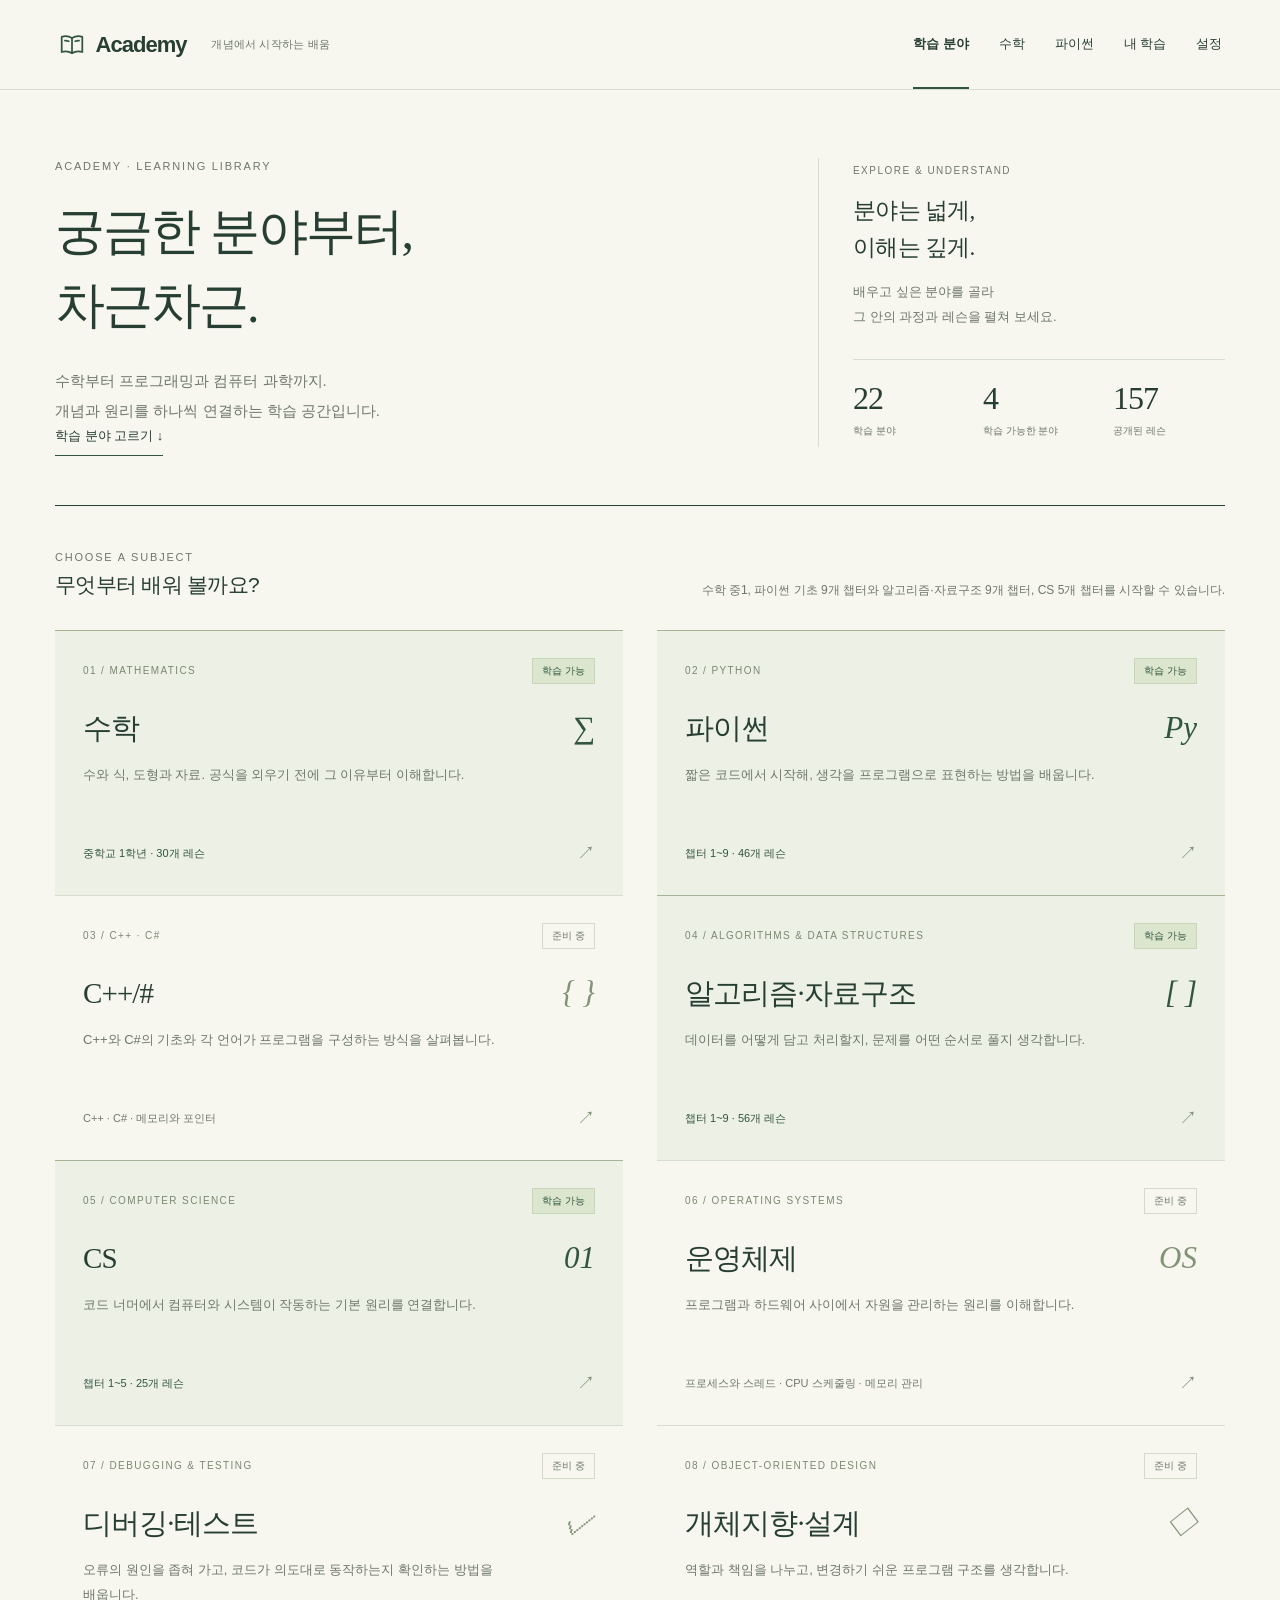
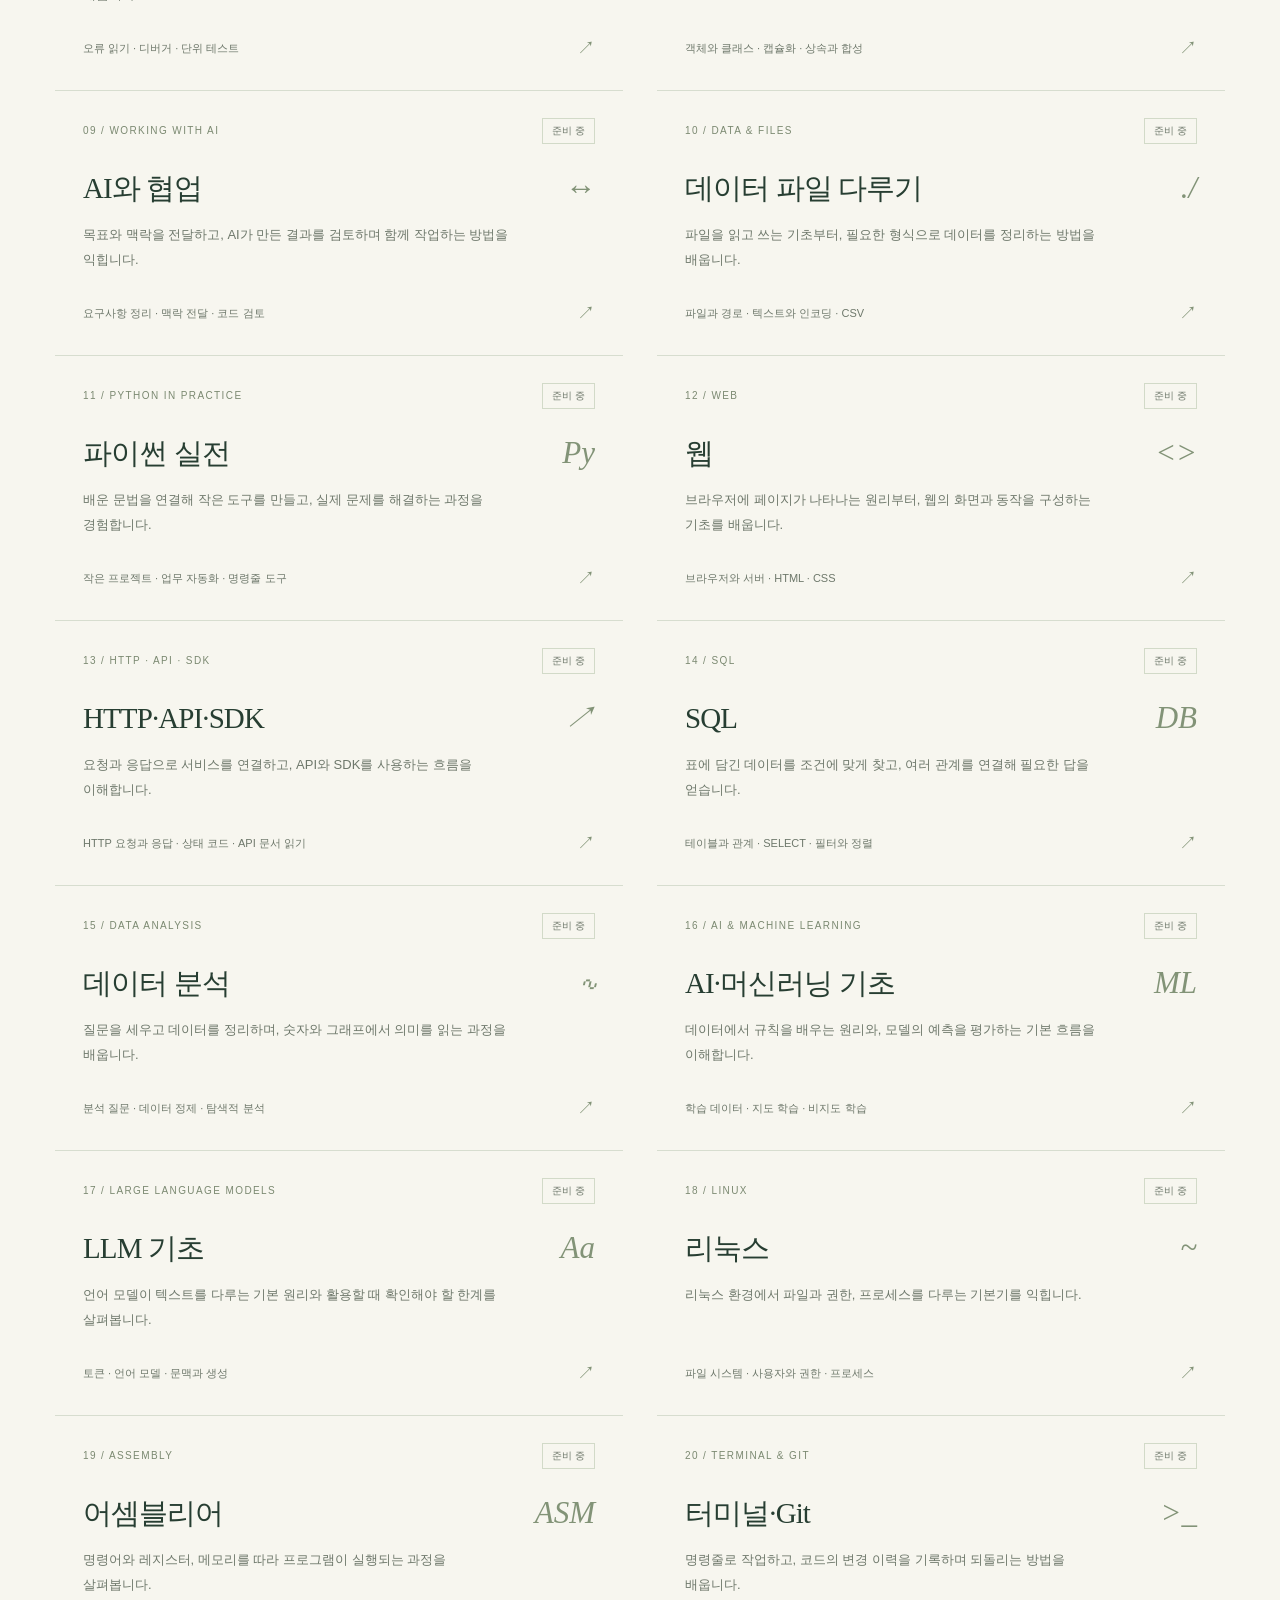
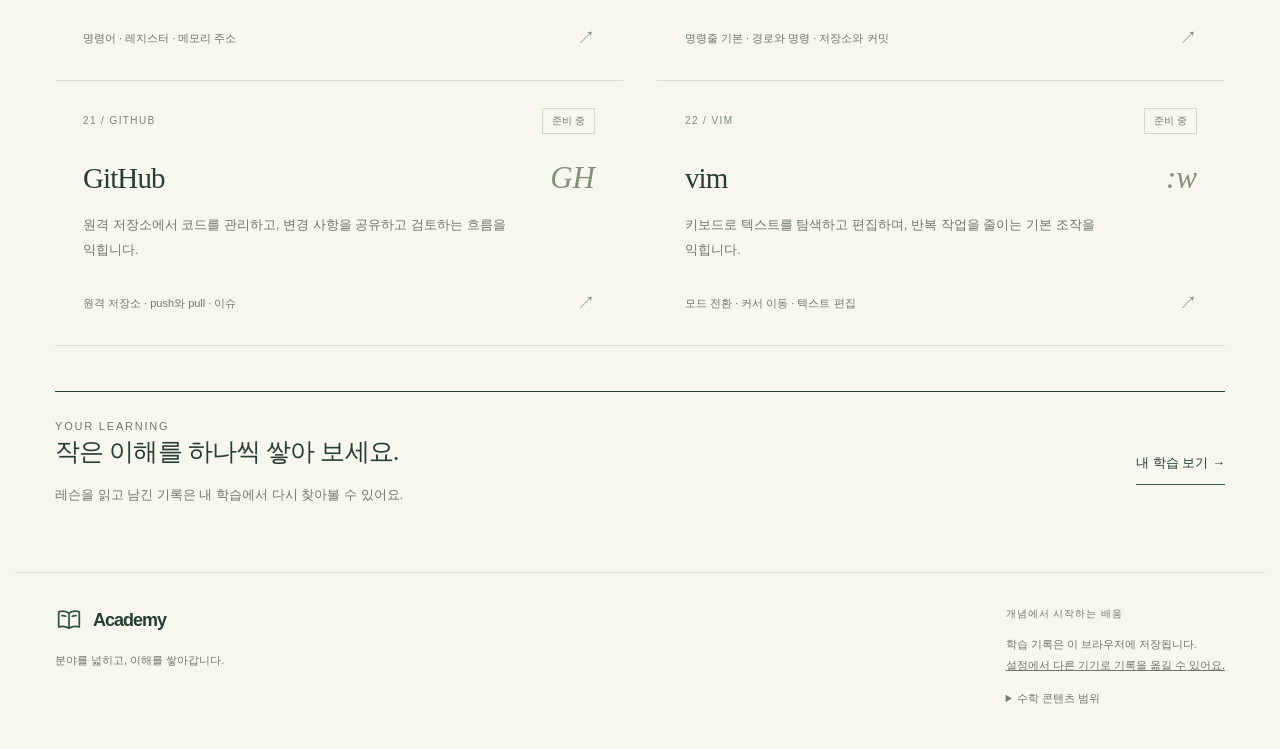
<file: index.html>
<!doctype html><html lang="ko"><head><meta charset="utf-8"><meta name="viewport" content="width=device-width,initial-scale=1"><meta name="theme-color" content="#f7f6ef"><title>Academy — 개념에서 시작하는 배움</title><meta name="description" content="수학, 파이썬, C++/#부터 웹, 데이터, AI, 시스템과 개발 도구까지. 개념과 원리를 차근차근 배우는 Academy."><script src="theme.js?v=0.1.0-transfer-1"></script><link rel="stylesheet" href="app.css?v=0.1.0-math-navigation-1"><script defer src="curriculum.js"></script><script defer src="visuals.js?v=20261110-themes-1"></script><script defer src="subjects.js?v=0.1.0-cs-ch05-1"></script><link rel="stylesheet" href="python.css?v=0.1.0-python-ch01-coding-1"><link rel="stylesheet" href="cs.css?v=0.1.0-cs-ch02-1"><link rel="stylesheet" href="themes.css?v=20261110-themes-3"><link rel="stylesheet" href="settings.css?v=0.1.0-transfer-1"><script defer src="python-content.js?v=0.1.0-python-ch01-coding-1"></script><script defer src="python-ui.js?v=0.1.0-python-ch01-coding-1"></script><script defer src="algorithms-content.js?v=0.1.0-algorithms-progression-1"></script><script defer src="algorithms-ui.js?v=0.1.0-algorithms-practice-1"></script><script defer src="cs-content.js?v=0.1.0-cs-ch05-1"></script><script defer src="cs-ui.js?v=0.1.0-cs-ch05-1"></script><script defer src="progress-transfer.js?v=0.1.0-cs-ch01-1"></script><script defer src="transfer-ui.js?v=0.1.0-cs-ch01-1"></script><script defer src="app.js?v=0.1.0-cs-ch02-1"></script></head><body><a class="skip" href="#main">본문으로 건너뛰기</a><header class="site-header"><a class="brand" href="#/"><span class="brand-mark" aria-hidden="true"><svg width="24" height="24" viewBox="0 0 24 24" fill="none" stroke="currentColor" stroke-width="1.6" stroke-linecap="round" stroke-linejoin="round"><path d="M12 5.5C9 3.8 5.5 3.5 2.5 4.5v14c3-1 6.5-.7 9.5 1 3-1.7 6.5-2 9.5-1v-14c-3-1-6.5-.7-9.5 1Z"/><path d="M12 5.5v14M5.5 8c1.2-.1 2.4.1 3.5.5M15 8.5c1.1-.4 2.3-.6 3.5-.5"/></svg></span> Academy <small>개념에서 시작하는 배움</small></a><nav aria-label="주 메뉴"><a href="#/" data-nav="home">학습 분야</a><a href="#/subjects/math" data-nav="math">수학</a><a href="#/subjects/python" data-nav="python">파이썬</a><a href="#/progress" data-nav="progress">내 학습</a><a href="#/settings" data-nav="settings">설정</a></nav></header><div id="app"><main id="main"><p class="loading">배울 분야를 펼치고 있어요.</p></main></div><footer class="site-footer"><div><a class="brand" href="#/"><span class="brand-mark" aria-hidden="true"><svg width="24" height="24" viewBox="0 0 24 24" fill="none" stroke="currentColor" stroke-width="1.6" stroke-linecap="round" stroke-linejoin="round"><path d="M12 5.5C9 3.8 5.5 3.5 2.5 4.5v14c3-1 6.5-.7 9.5 1 3-1.7 6.5-2 9.5-1v-14c-3-1-6.5-.7-9.5 1Z"/><path d="M12 5.5v14M5.5 8c1.2-.1 2.4.1 3.5.5M15 8.5c1.1-.4 2.3-.6 3.5-.5"/></svg></span> Academy</a><p>분야를 넓히고, 이해를 쌓아갑니다.</p></div><div><span>개념에서 시작하는 배움</span><p>학습 기록은 이 브라우저에 저장됩니다.<br><a href="#/settings">설정에서 다른 기기로 기록을 옮길 수 있어요.</a></p><details><summary>수학 콘텐츠 범위</summary><p>2022 개정 중1 범위를 바탕으로 재구성한 독자적인 개념 교과서입니다.<br>범위 참고: <a href="https://mid.ebs.co.kr/course/view?courseId=100006134" target="_blank" rel="noopener">EBS 중1 상</a> · <a href="https://mid.ebs.co.kr/course/view?courseId=100006214" target="_blank" rel="noopener">EBS 중1 하</a><br>교과서마다 단원 순서와 세부 구성이 다를 수 있습니다.</p></details></div></footer><dialog id="quiz" aria-labelledby="quiz-title"></dialog><div class="toast" role="status" aria-live="polite" id="toast"></div><noscript>학습 분야와 개념 교과서, 문제 풀이를 이용하려면 JavaScript를 켜 주세요.</noscript></body></html>
</file>
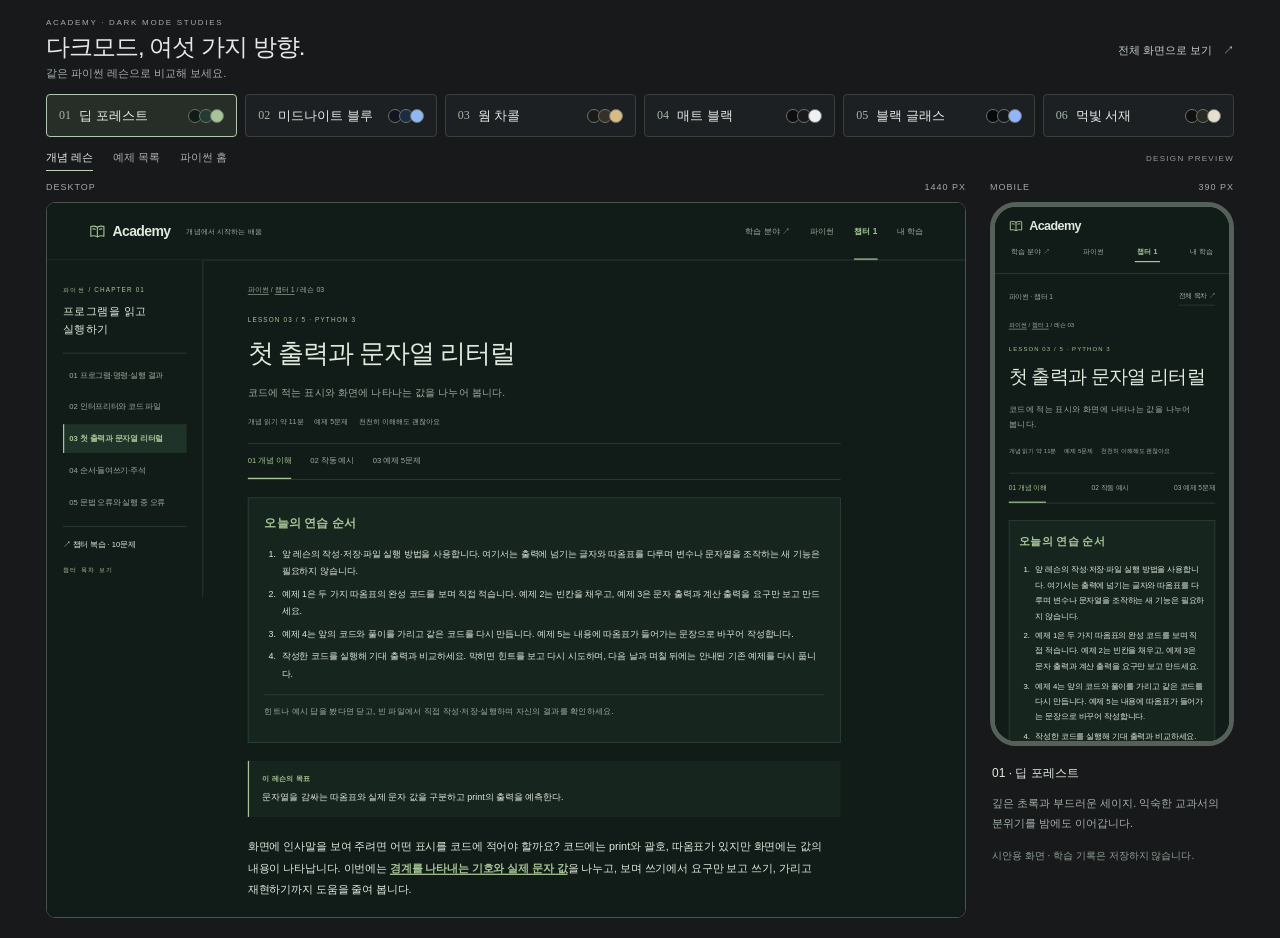
<file: designs/dark/index.html>
<!doctype html>
<html lang="ko">
<head>
  <meta charset="utf-8">
  <meta name="viewport" content="width=device-width, initial-scale=1">
  <meta name="theme-color" content="#17191b">
  <title>Academy · 다크모드 시안 6개</title>
  <link rel="stylesheet" href="gallery.css">
</head>
<body>
  <main class="gallery">
    <header class="gallery-heading">
      <div>
        <p class="eyebrow">ACADEMY · DARK MODE STUDIES</p>
        <h1>다크모드, 여섯 가지 방향.</h1>
        <p class="intro">같은 파이썬 레슨으로 비교해 보세요.</p>
      </div>
      <a id="fullscreen" class="fullscreen" href="frame.html?theme=forest&amp;view=lesson" target="_blank" rel="noopener">전체 화면으로 보기 <span aria-hidden="true">↗</span></a>
    </header>

    <div class="theme-options" role="group" aria-label="다크모드 시안">
      <button type="button" class="theme-option" data-theme="forest" aria-pressed="true">
        <span class="option-number">01</span><span class="option-title">딥 포레스트</span>
        <span class="swatches forest-swatches" aria-hidden="true"><i></i><i></i><i></i></span>
      </button>
      <button type="button" class="theme-option" data-theme="midnight" aria-pressed="false">
        <span class="option-number">02</span><span class="option-title">미드나이트 블루</span>
        <span class="swatches midnight-swatches" aria-hidden="true"><i></i><i></i><i></i></span>
      </button>
      <button type="button" class="theme-option" data-theme="charcoal" aria-pressed="false">
        <span class="option-number">03</span><span class="option-title">웜 차콜</span>
        <span class="swatches charcoal-swatches" aria-hidden="true"><i></i><i></i><i></i></span>
      </button>
      <button type="button" class="theme-option" data-theme="matte" aria-pressed="false">
        <span class="option-number">04</span><span class="option-title">매트 블랙</span>
        <span class="swatches matte-swatches" aria-hidden="true"><i></i><i></i><i></i></span>
      </button>
      <button type="button" class="theme-option" data-theme="glass" aria-pressed="false">
        <span class="option-number">05</span><span class="option-title">블랙 글래스</span>
        <span class="swatches glass-swatches" aria-hidden="true"><i></i><i></i><i></i></span>
      </button>
      <button type="button" class="theme-option" data-theme="ink" aria-pressed="false">
        <span class="option-number">06</span><span class="option-title">먹빛 서재</span>
        <span class="swatches ink-swatches" aria-hidden="true"><i></i><i></i><i></i></span>
      </button>
    </div>

    <div class="view-bar">
      <div class="view-options" role="group" aria-label="비교할 화면">
        <button type="button" data-view="lesson" aria-pressed="true">개념 레슨</button>
        <button type="button" data-view="practice" aria-pressed="false">예제 목록</button>
        <button type="button" data-view="home" aria-pressed="false">파이썬 홈</button>
      </div>
      <span class="draft-label">DESIGN PREVIEW</span>
    </div>

    <div class="preview-grid">
      <section class="desktop-preview" aria-label="PC 미리보기">
        <div class="screen-label"><span>DESKTOP</span><span>1440 PX</span></div>
        <div class="desktop-screen"><iframe id="desktop" title="PC 다크모드 시안"></iframe></div>
      </section>
      <section class="mobile-preview" aria-label="모바일 미리보기">
        <div class="screen-label"><span>MOBILE</span><span>390 PX</span></div>
        <div class="mobile-screen"><iframe id="mobile" title="모바일 다크모드 시안"></iframe></div>
        <div class="theme-note" aria-live="polite">
          <p id="selected-name">01 · 딥 포레스트</p>
          <p id="selected-description">깊은 초록과 부드러운 세이지. 익숙한 교과서의 분위기를 밤에도 이어갑니다.</p>
          <p class="preview-disclaimer">시안용 화면 · 학습 기록은 저장하지 않습니다.</p>
        </div>
      </section>
    </div>
  </main>
  <script>
    (() => {
      'use strict';
      const themes = {
        forest: { name: '01 · 딥 포레스트', description: '깊은 초록과 부드러운 세이지. 익숙한 교과서의 분위기를 밤에도 이어갑니다.' },
        midnight: { name: '02 · 미드나이트 블루', description: '잉크빛 네이비와 선명한 블루. 코드와 설명의 경계를 또렷하게 보여 줍니다.' },
        charcoal: { name: '03 · 웜 차콜', description: '따뜻한 차콜과 은은한 샌드. 오래 펼쳐 두고 읽는 책처럼 차분하게.' },
        matte: { name: '04 · 매트 블랙', description: '무채색 블랙과 정돈된 평면. 간결한 글자와 여백으로 읽기에 집중합니다.' },
        glass: { name: '05 · 블랙 글래스', description: '깊은 블랙 위에 겹친 은은한 표면. 절제된 블루 포인트로 내용을 구분합니다.' },
        ink: { name: '06 · 먹빛 서재', description: '깊은 먹빛에 은은한 한지 결을 더했습니다. 차분한 명조체로 책을 펼친 듯 읽어갑니다.' }
      };
      const views = ['lesson', 'practice', 'home'];
      const params = new URLSearchParams(location.search);
      let theme = Object.hasOwn(themes, params.get('theme')) ? params.get('theme') : 'forest';
      let view = views.includes(params.get('view')) ? params.get('view') : 'lesson';
      const frames = [...document.querySelectorAll('iframe')];
      function render(updateUrl = true) {
        const search = new URLSearchParams({ theme, view });
        const frameUrl = 'frame.html?' + search;
        document.querySelectorAll('[data-theme]').forEach(button => button.setAttribute('aria-pressed', String(button.dataset.theme === theme)));
        document.querySelectorAll('[data-view]').forEach(button => button.setAttribute('aria-pressed', String(button.dataset.view === view)));
        document.getElementById('selected-name').textContent = themes[theme].name;
        document.getElementById('selected-description').textContent = themes[theme].description;
        document.getElementById('fullscreen').href = frameUrl;
        document.title = themes[theme].name + ' · Academy 다크모드';
        for (const frame of frames) if (frame.getAttribute('src') !== frameUrl) frame.src = frameUrl;
        if (updateUrl) history.replaceState(null, '', location.pathname + '?' + search);
      }
      document.querySelectorAll('[data-theme]').forEach(button => button.addEventListener('click', () => { theme = button.dataset.theme; render(); }));
      document.querySelectorAll('[data-view]').forEach(button => button.addEventListener('click', () => { view = button.dataset.view; render(); }));
      function resizeFrames() {
        for (const frame of frames) {
          const surface = frame.parentElement;
          const scale = surface.clientWidth / (frame.id === 'desktop' ? 1440 : 390);
          frame.style.transform = 'scale(' + scale + ')';
          const borders = surface.offsetHeight - surface.clientHeight;
          surface.style.height = ((frame.id === 'desktop' ? 1120 : 890) * scale + borders) + 'px';
        }
      }
      new ResizeObserver(resizeFrames).observe(document.querySelector('.preview-grid'));
      window.addEventListener('resize', resizeFrames);
      render(false);
      resizeFrames();
    })();
  </script>
</body>
</html>
</file>
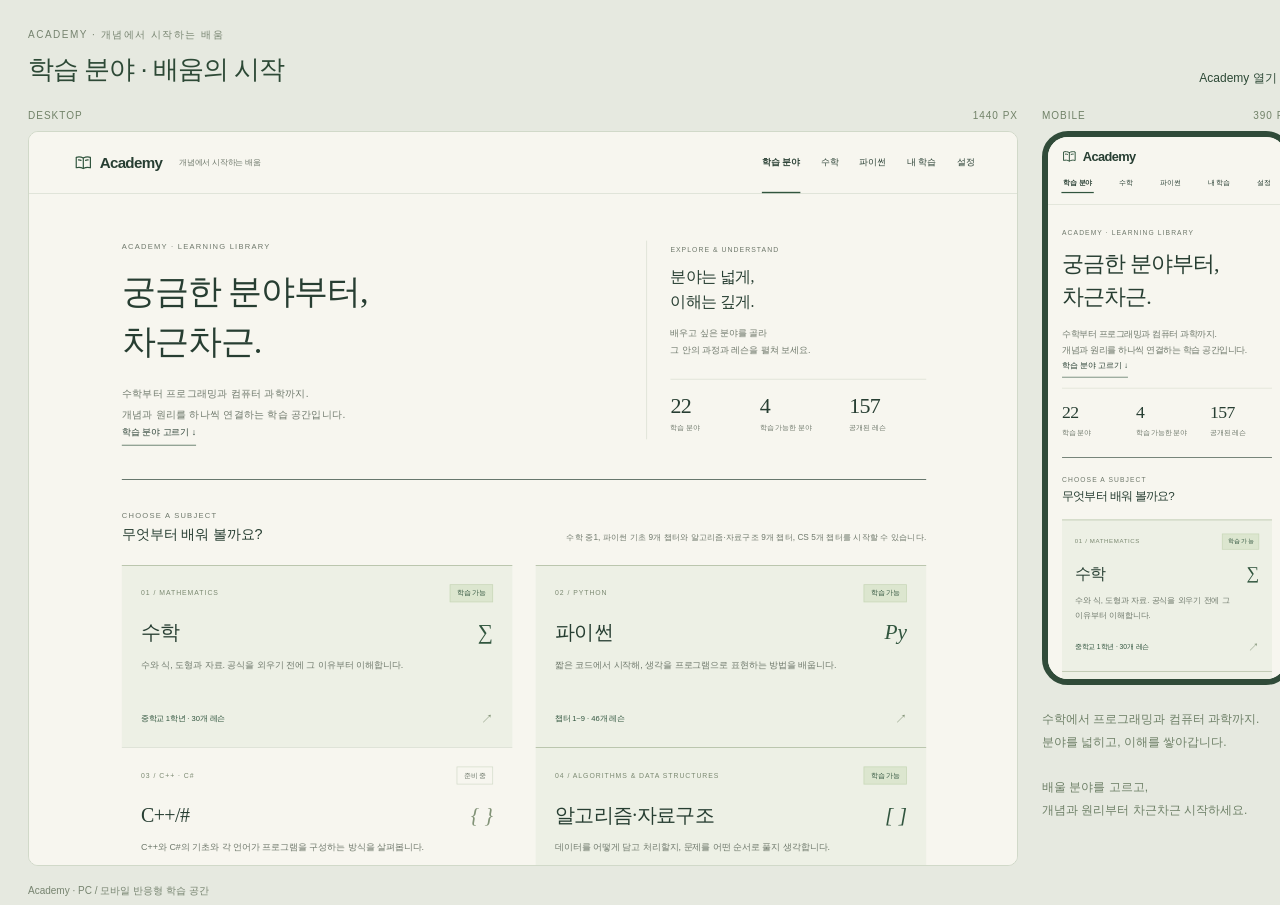
<file: preview.html>
<!doctype html><html lang="ko"><head><meta charset="utf-8"><meta name="viewport" content="width=device-width,initial-scale=1"><title>Academy · PC와 모바일 화면</title><style>*{box-sizing:border-box}body{margin:0;background:#e6e9e0;font-family:Arial,'Noto Sans KR',sans-serif;color:#2d4936}.board{width:1320px;padding:24px 28px;height:905px}.top{display:flex;justify-content:space-between;align-items:end;margin-bottom:23px}.top small{font-size:10px;letter-spacing:1.5px;color:#778470}.top h1{font-size:26px;font-weight:500;letter-spacing:-1px;margin:10px 0 0}.top a{font-size:12px;color:inherit;text-decoration:none}.screens{display:flex;gap:24px}.label{font-size:10px;letter-spacing:1px;display:flex;justify-content:space-between;color:#718268;margin-bottom:10px}.desktop{width:990px;height:735px;overflow:hidden;border:1px solid #d1d9c9;border-radius:10px;background:#f7f6ef}.desktop iframe{width:1440px;height:1070px;border:0;transform:scale(.6875);transform-origin:top left}.mobile{width:250px;height:554px;border:6px solid #304b39;overflow:hidden;border-radius:26px;background:#f7f6ef}.mobile iframe{width:390px;height:888px;border:0;transform:scale(.6102564);transform-origin:top left}.note{font-size:12px;line-height:1.9;width:250px;color:#6e8067;margin-top:23px}.caption{font-size:10px;color:#778470;padding-top:18px}</style><script src="subjects.js?v=0.1.0-cs-ch05-1"></script><script src="python-content.js?v=0.1.0-python-ch01-coding-1"></script><script src="algorithms-content.js?v=0.1.0-algorithms-progression-1"></script><script src="cs-content.js?v=0.1.0-cs-ch05-1"></script></head><body><main class="board"><div class="top"><div><small>ACADEMY · 개념에서 시작하는 배움</small><h1 id="title">학습 분야 · 배움의 시작</h1></div><a href="index.html" id="open-page">Academy 열기 ↗</a></div><div class="screens"><div><div class="label"><span>DESKTOP</span><span>1440 PX</span></div><div class="desktop"><iframe id="desktop" title="PC 화면"></iframe></div></div><div><div class="label"><span>MOBILE</span><span>390 PX</span></div><div class="mobile"><iframe id="mobile" title="모바일 화면"></iframe></div><p class="note" id="preview-note">수학에서 프로그래밍과 컴퓨터 과학까지.<br>분야를 넓히고, 이해를 쌓아갑니다.<br><br>배울 분야를 고르고,<br>개념과 원리부터 차근차근 시작하세요.</p></div></div><div class="caption">Academy · PC / 모바일 반응형 학습 공간</div></main><script>
const q = new URLSearchParams(location.search);
const lessonId = q.get('lesson');
const page = q.get('page') || 'home';
const subject = q.get('subject');
const validSlug = value => typeof value === 'string' && /^[a-z][a-z0-9-]*$/.test(value);
const subjects = Object.fromEntries(window.ACADEMY_SUBJECTS.map(subject => [subject.id, subject.title]));
const pyCourses = window.PYTHON_COURSES;
const pyCourse = pyCourses.find(course => course.lessons.some(lesson => lesson.id === lessonId)) || pyCourses.find(course => course.slug === q.get('chapter')) || pyCourses[0];
const pyPath = '/python/' + pyCourse.slug;
const algoCourses = window.ALGORITHMS_COURSES;
const algoCourse = algoCourses.find(course => course.lessons.some(lesson => lesson.id === lessonId)) || algoCourses.find(course => course.slug === q.get('chapter')) || algoCourses[0];
const algoPath = '/algorithms/' + algoCourse.slug;
const csCourses = window.CS_COURSES;
const csCourse = csCourses.find(course => course.lessons.some(lesson => lesson.id === lessonId)) || csCourses.find(course => course.slug === q.get('chapter')) || csCourses[0];
const csPath = '/cs/' + csCourse.slug;
const paths = {'cs-chapter':csPath,'cs-review':csPath+'/review','algorithms-chapter':algoPath,'algorithms-review':algoPath+'/review','python-chapter':pyPath,'python-review':pyPath+'/review',home:'/',math:'/subjects/math',chapter:'/math/middle-1',review:'/math/middle-1/review',progress:'/progress'};
const titles = {'cs-chapter':'CS · 챕터 '+csCourse.number+' 목차','cs-review':'CS · 챕터 '+csCourse.number+' 복습','algorithms-chapter':'알고리즘·자료구조 · 챕터 '+algoCourse.number+' 목차','algorithms-review':'알고리즘·자료구조 · 챕터 '+algoCourse.number+' 복습','python-chapter':'파이썬 · 챕터 '+pyCourse.number+' 목차','python-review':'파이썬 · 챕터 '+pyCourse.number+' 복습',home:'학습 분야 · 배움의 시작',math:'수학 · 개념으로 이어지는 교과서',chapter:'중학 1학년 · 전체 목차',review:'수학 챕터 복습 · 개념을 다시 연결하기',progress:'내 학습 · 이해를 쌓는 기록'};
let route = paths[page] || '/';
let title = titles[page] || 'Academy · 학습 분야';
if (validSlug(lessonId)) {
  route = (lessonId.startsWith('cs-') ? csPath+'/lesson/' : lessonId.startsWith('algorithms-') ? algoPath+'/lesson/' : lessonId.startsWith('python-') ? pyPath+'/lesson/' : '/math/middle-1/lesson/') + lessonId;
  title = lessonId.startsWith('cs-') ? 'CS · '+csCourse.title : lessonId.startsWith('algorithms-') ? '알고리즘·자료구조 · '+algoCourse.title : lessonId.startsWith('python-') ? '파이썬 챕터 '+pyCourse.number+' · '+pyCourse.title : '수학 개념 레슨 · 이유부터 이해하기';
} else if (validSlug(subject)) {
  route = '/subjects/' + subject;
  title = (subjects[subject] || subject) + ' · 학습 분야';
} else if (Object.hasOwn(subjects,page)) {
  route = '/subjects/' + page;
  title = subjects[page] + ' · 학습 분야';
}
for (const frame of document.querySelectorAll('iframe')) frame.src = 'index.html#' + route;
document.querySelector('#title').textContent = title;
document.querySelector('#open-page').href = 'index.html#' + route;
if (route.startsWith('/math/') || route === '/subjects/math') {
  document.querySelector('#preview-note').innerHTML = '수학 · 중학 1학년 전체를 한 챕터로.<br>8개 단원 · 30개 레슨<br>레슨별 예제 5개 · 챕터 복습 10개<br><br>원리를 읽고, 그림으로 이해하고,<br>간단한 문제로 확인합니다.';
}
if(route.startsWith('/python/'))document.querySelector('#preview-note').textContent=pyCourse.title+' · '+pyCourse.lessons.length+'개 레슨 · 예제 '+pyCourse.lessons.reduce((sum, lesson)=>sum+lesson.examples.length,0)+'개 · 복습 '+pyCourse.review.length+'개. 코드와 예상 출력을 읽고, 작은 원리부터 이해합니다.';
if(route==='/subjects/python')document.querySelector('#preview-note').textContent='파이썬 기초 · '+pyCourses.length+'개 챕터 · '+pyCourses.reduce((sum, course)=>sum+course.lessons.length,0)+'개 레슨. 코드를 직접 작성하고 실행하며 원리를 이해합니다.';
if(route.startsWith('/algorithms/'))document.querySelector('#preview-note').textContent=algoCourse.title+' · '+algoCourse.lessons.length+'개 레슨 · 예제 '+algoCourse.lessons.reduce((sum, lesson)=>sum+lesson.examples.length,0)+'개 · 복습 '+algoCourse.review.length+'개. '+algoCourse.description;
if(route==='/subjects/algorithms')document.querySelector('#preview-note').textContent='알고리즘·자료구조 · '+algoCourses.length+'개 챕터 · '+algoCourses.reduce((sum, course)=>sum+course.lessons.length,0)+'개 레슨. 명세와 비용, 자료구조·트리·그래프·문제 해결 전략을 실제 데이터 처리로 연결합니다.';
if(route.startsWith('/cs/'))document.querySelector('#preview-note').textContent='CS · '+csCourse.title+' · '+csCourse.lessons.length+'개 레슨 · 예제 '+csCourse.lessons.reduce((sum,lesson)=>sum+lesson.examples.length,0)+'개 · 복습 '+csCourse.review.length+'개. '+csCourse.description;
if(route==='/subjects/cs')document.querySelector('#preview-note').textContent='CS · '+csCourses.length+'개 챕터 · '+csCourses.reduce((sum,course)=>sum+course.lessons.length,0)+'개 레슨. 데이터 표현·명령 실행·자원 관리·네트워크의 원리를 연결합니다.';
</script></body></html>
</file>
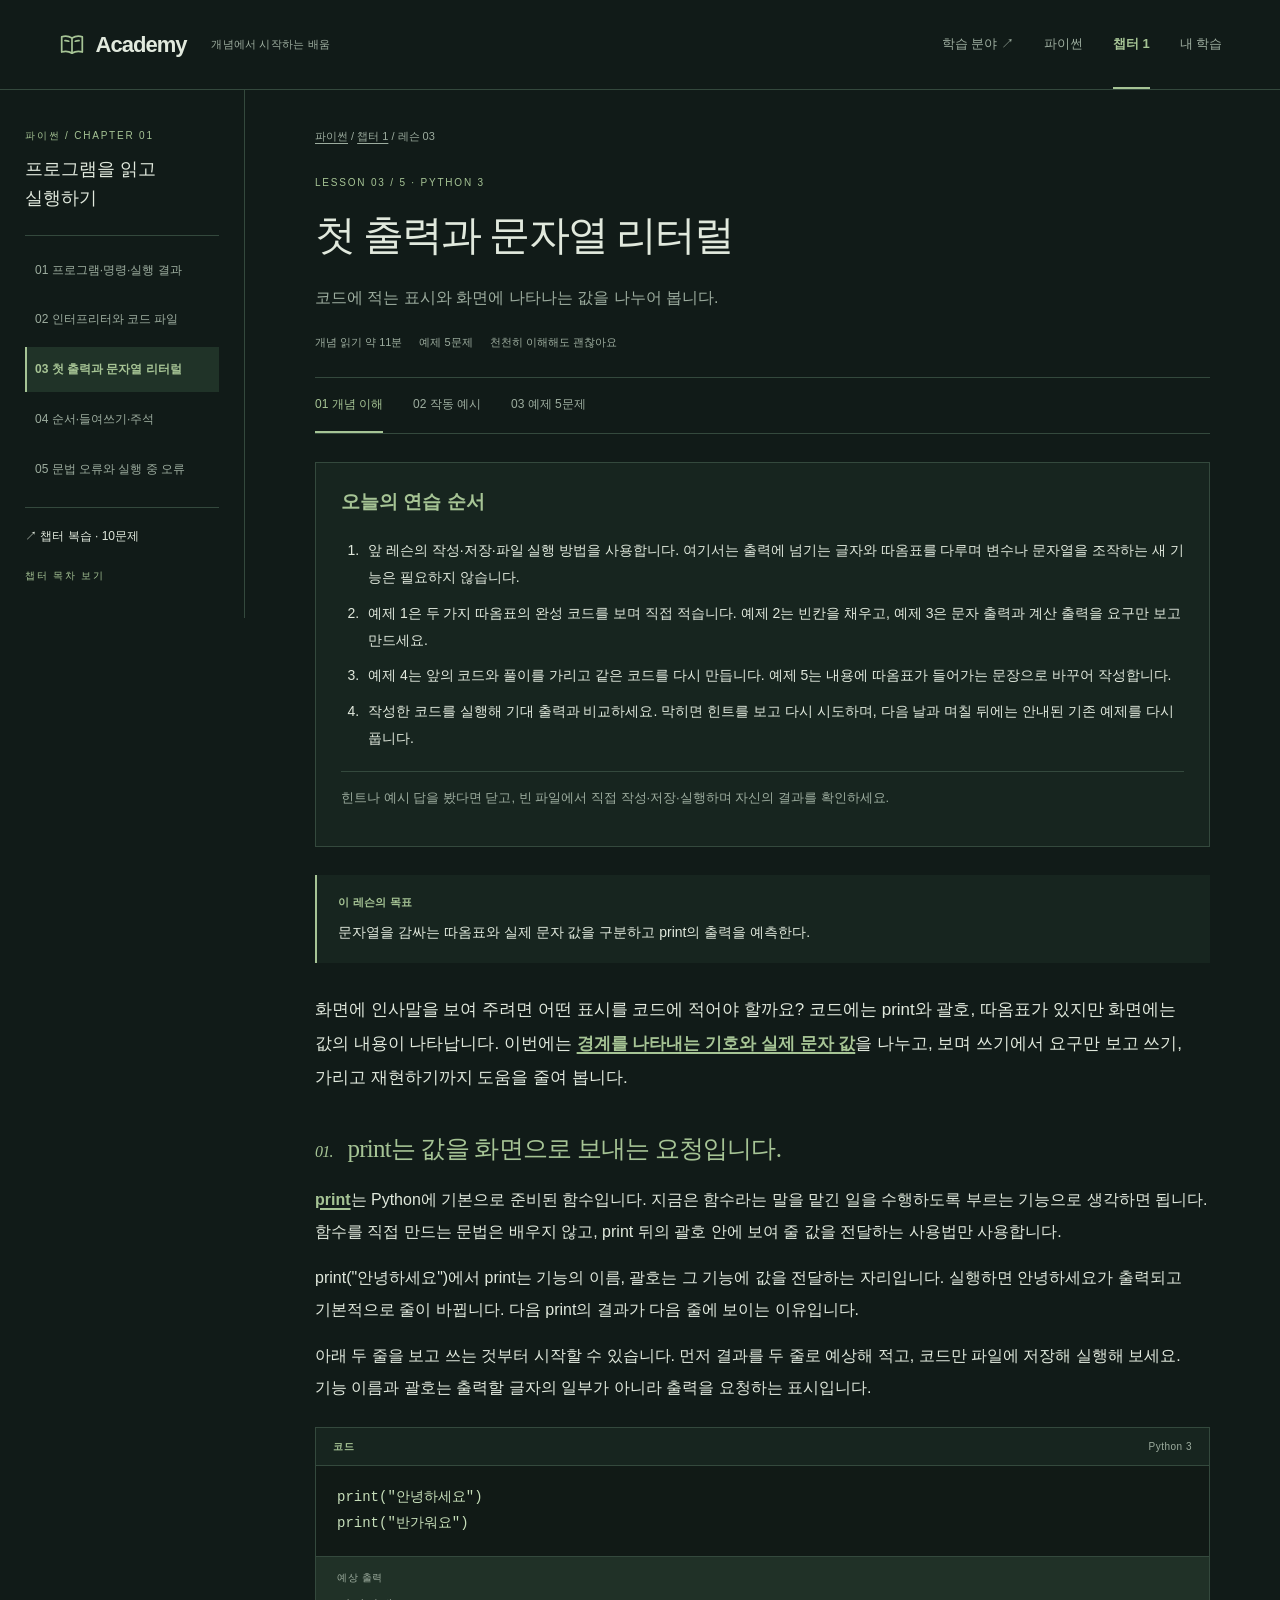
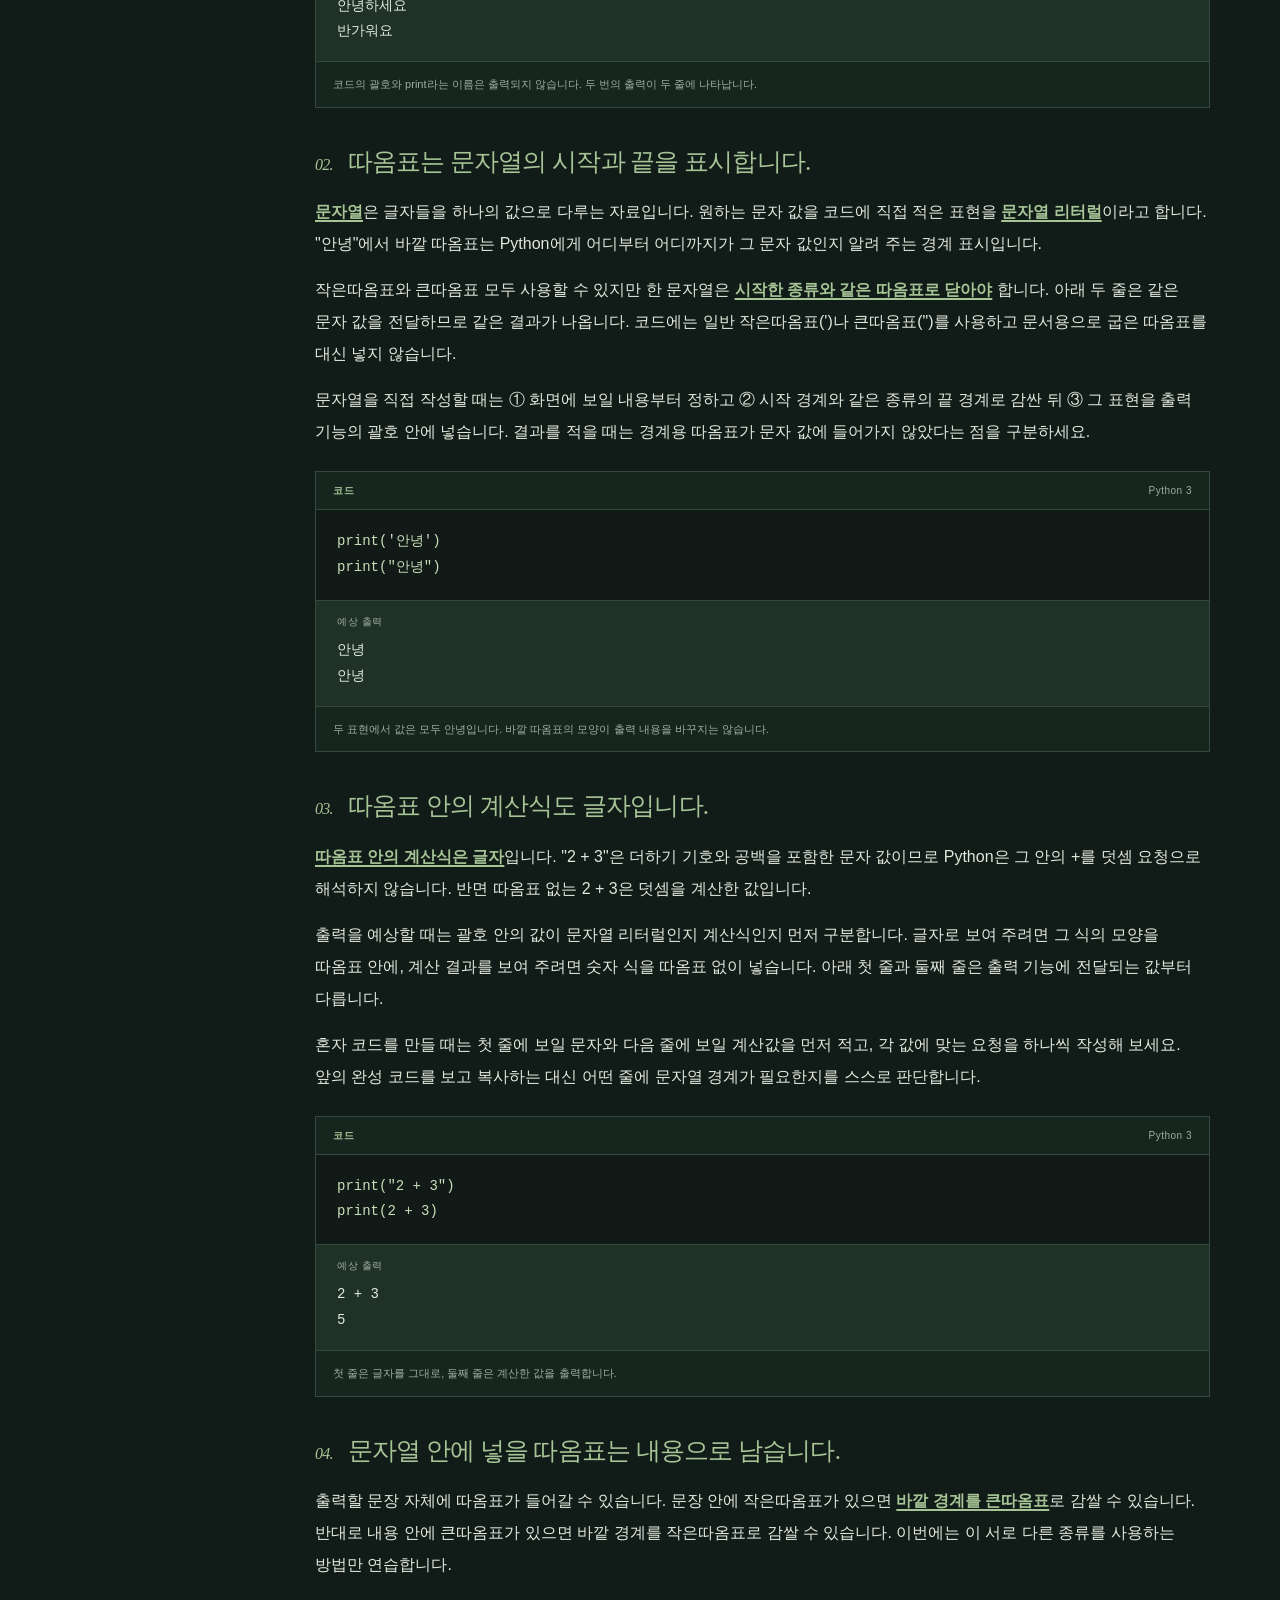
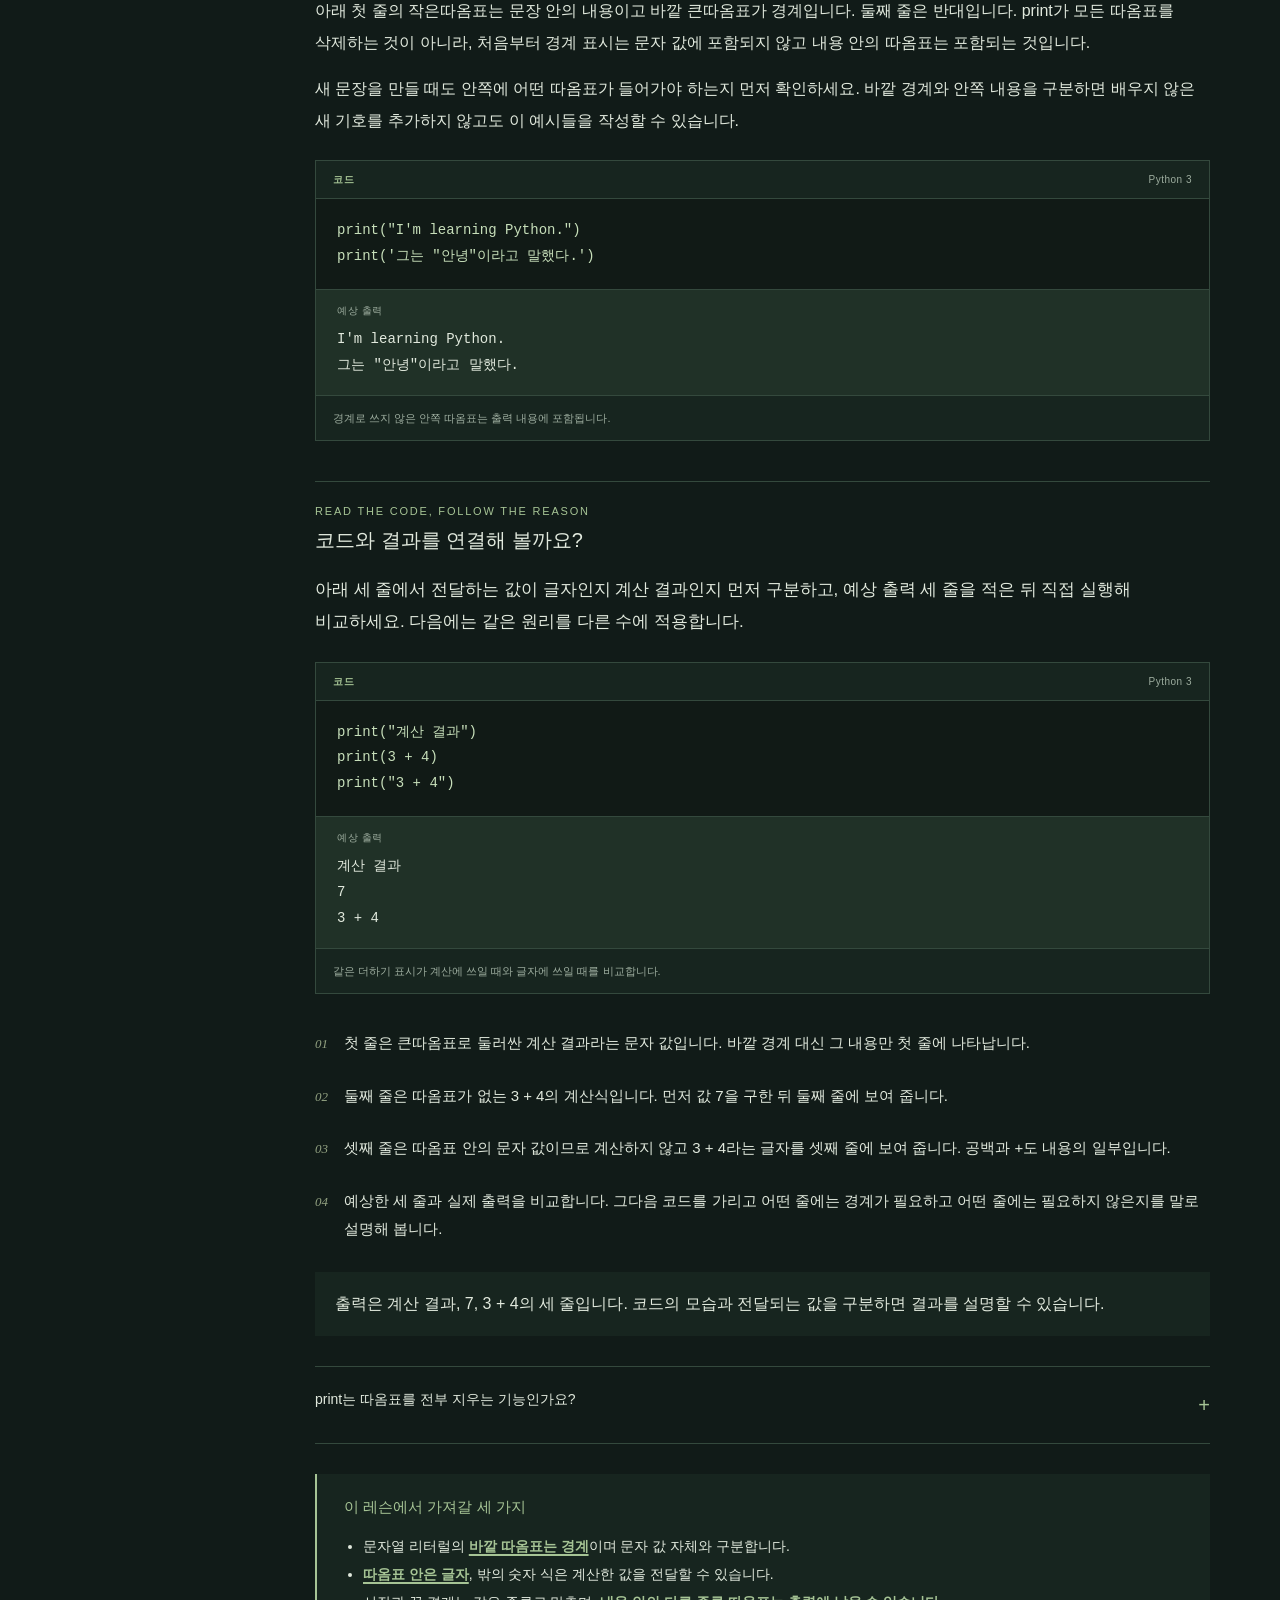
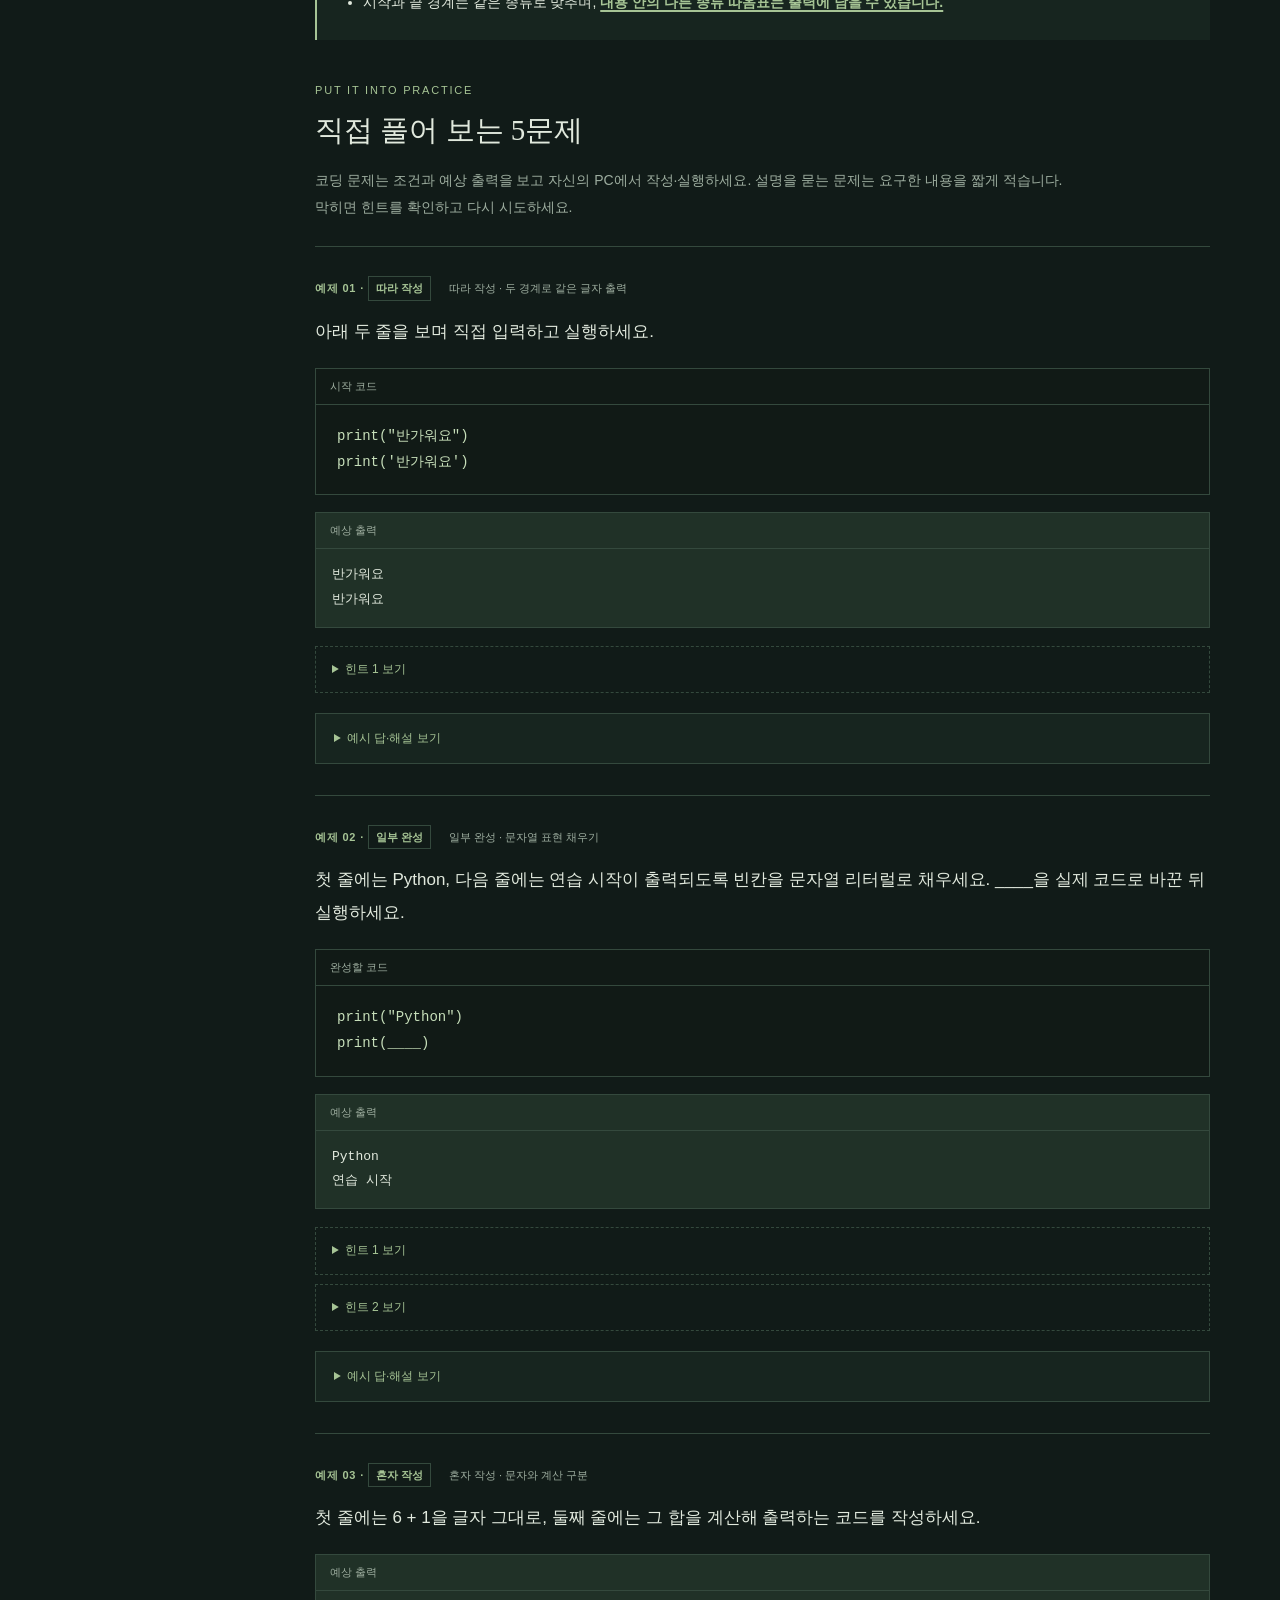
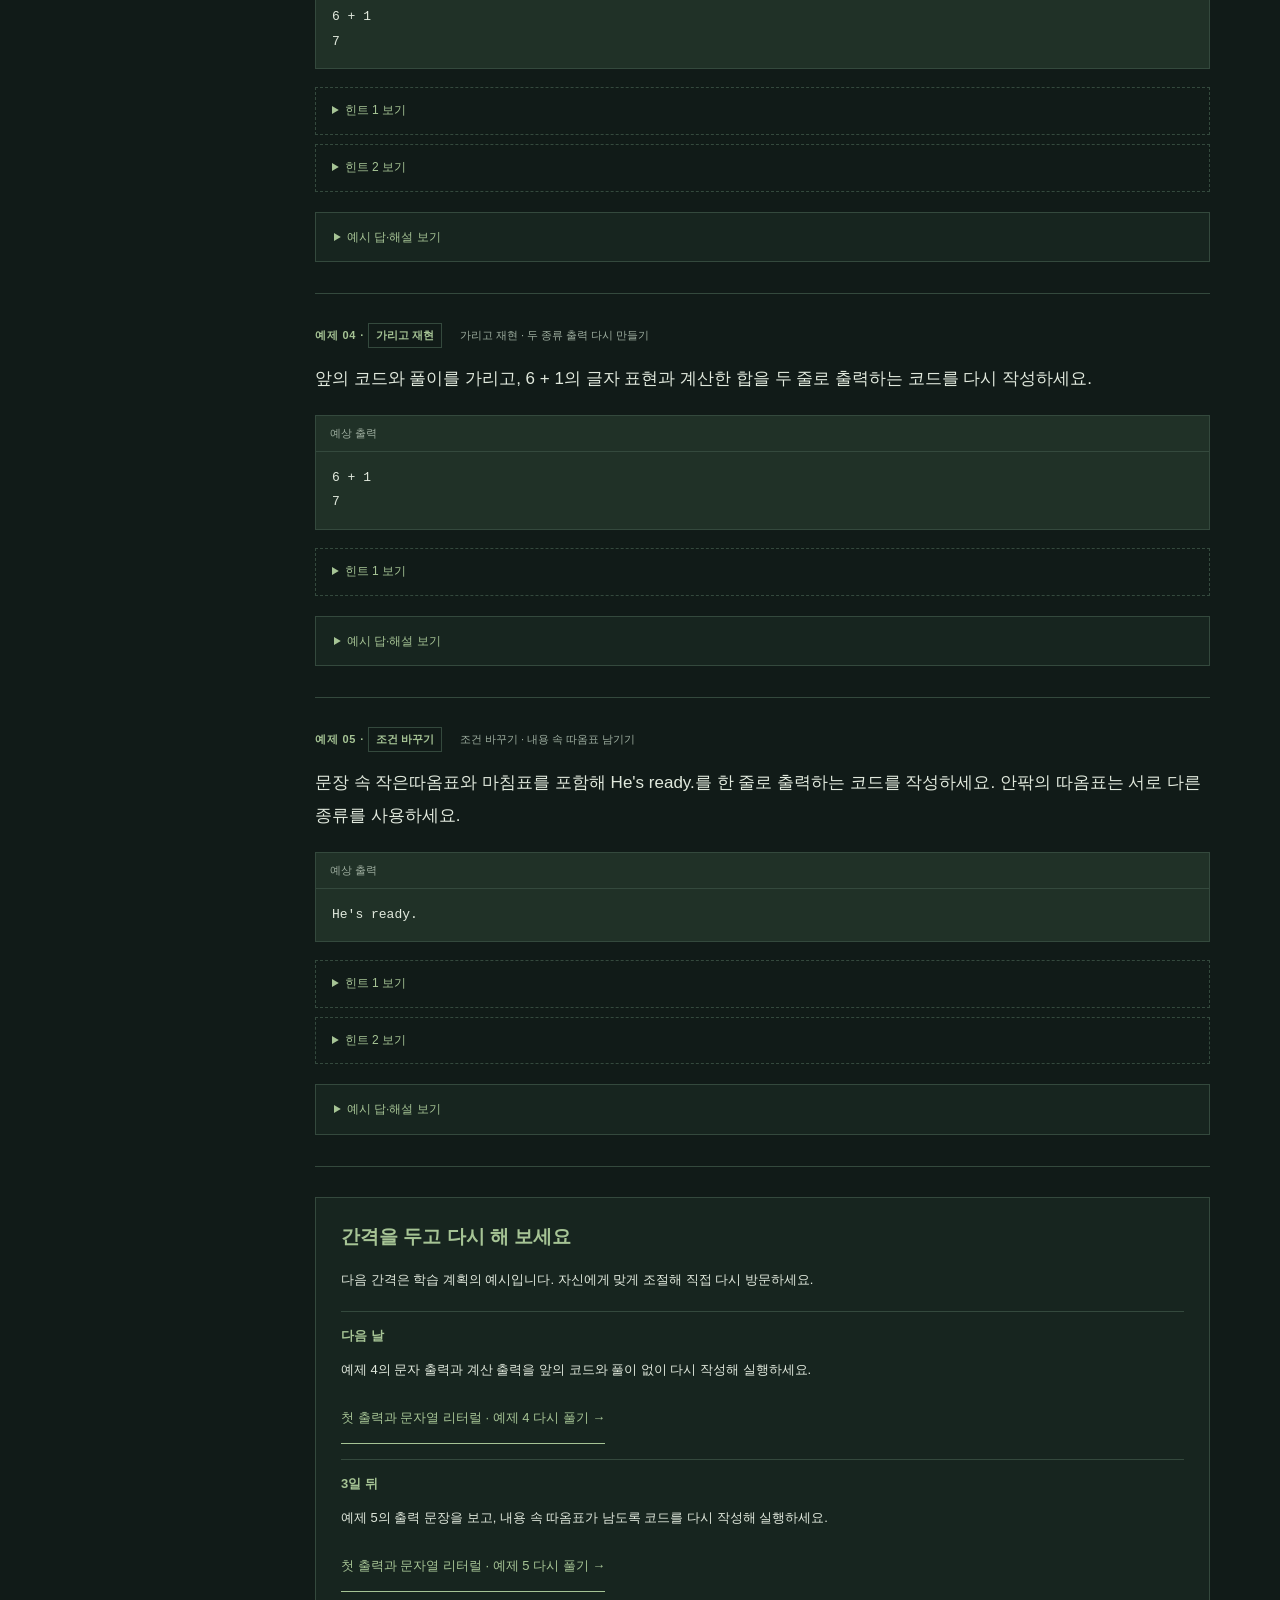
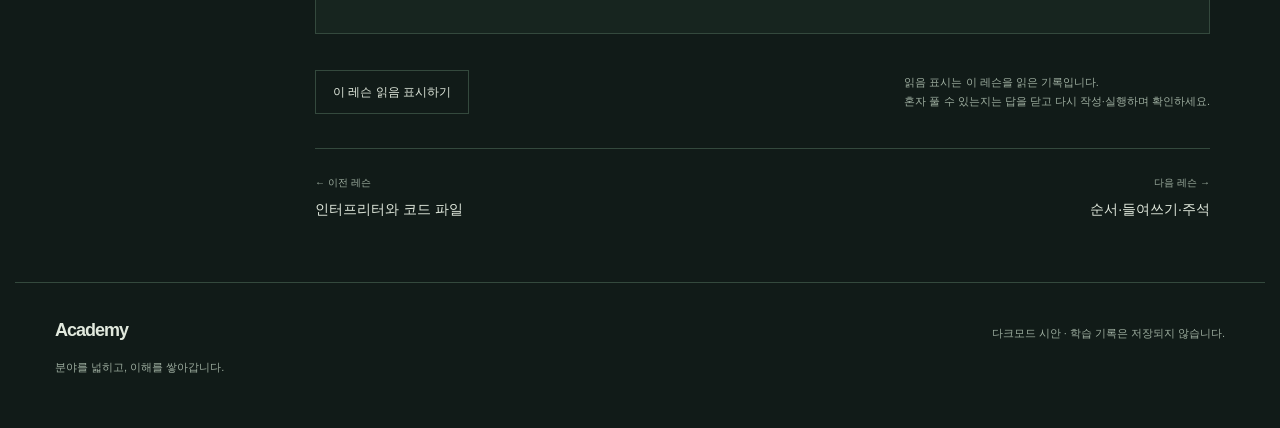
<file: designs/dark/frame.html>
<!doctype html>
<html lang="ko" data-theme="forest">
<head>
  <meta charset="utf-8">
  <meta name="viewport" content="width=device-width,initial-scale=1">
  <meta name="color-scheme" content="dark">
  <title>Academy · 다크모드 시안</title>
  <script>const initialParams=new URLSearchParams(location.search);document.documentElement.dataset.theme=['forest','midnight','charcoal','matte','glass','ink'].includes(initialParams.get('theme'))?initialParams.get('theme'):'forest';</script>
  <link rel="stylesheet" href="../../app.css?v=20261109-subjects-1">
  <link rel="stylesheet" href="../../python.css?v=20261110-python-list-1">
  <link rel="stylesheet" href="theme.css?v=1">
  <script defer src="../../python-content.js?v=0.1.0-python-ch07-ch09-1"></script>
  <script defer src="../../python-ui.js?v=0.1.0-python-ch07-ch09-1"></script>
  <script defer src="frame.js?v=1"></script>
</head>
<body>
  <a class="skip" href="#main">본문으로 건너뛰기</a>
  <header class="site-header">
    <a class="brand" href="#/subjects/python"><span class="brand-mark" aria-hidden="true"><svg width="24" height="24" viewBox="0 0 24 24" fill="none" stroke="currentColor" stroke-width="1.6" stroke-linecap="round" stroke-linejoin="round"><path d="M12 5.5C9 3.8 5.5 3.5 2.5 4.5v14c3-1 6.5-.7 9.5 1 3-1.7 6.5-2 9.5-1v-14c-3-1-6.5-.7-9.5 1Z"/><path d="M12 5.5v14M5.5 8c1.2-.1 2.4.1 3.5.5M15 8.5c1.1-.4 2.3-.6 3.5-.5"/></svg></span> Academy <small>개념에서 시작하는 배움</small></a>
    <nav aria-label="주 메뉴"><a href="../../index.html#/" target="_blank" rel="noopener">학습 분야 ↗</a><a href="#/subjects/python" data-nav="home">파이썬</a><a href="#/python/ch01" data-nav="chapter">챕터 1</a><a href="#/progress" data-nav="progress">내 학습</a></nav>
  </header>
  <div id="app"></div>
  <footer class="site-footer"><div><a class="brand" href="#/subjects/python">Academy</a><p>분야를 넓히고, 이해를 쌓아갑니다.</p></div><p>다크모드 시안 · 학습 기록은 저장되지 않습니다.</p></footer>
</body>
</html>
</file>
<file: app.css>
:root{--paper:#f7f6ef;--ink:#273e32;--muted:#6e786b;--line:#d7ddcf;--forest:#31553e;--tint:#ecefe3;--sage:#b3c19a;--accent:#bd9168;--serif:'Noto Serif CJK KR','Noto Serif KR','Nanum Myeongjo',Georgia,serif;--sans:'Noto Sans CJK KR','Noto Sans KR',Arial,sans-serif}*{box-sizing:border-box}html{scroll-behavior:smooth;scroll-padding-top:105px}body{margin:0;background:var(--paper);color:var(--ink);font-family:var(--sans);-webkit-font-smoothing:antialiased}a{color:inherit;text-decoration:none}button,input{font:inherit}button{cursor:pointer;color:inherit}button,a{touch-action:manipulation}button:disabled{opacity:.45;cursor:default}button:focus-visible,a:focus-visible,input:focus-visible,summary:focus-visible{outline:3px solid #b68b58;outline-offset:5px}h1,h2,h3,p{word-break:keep-all;overflow-wrap:break-word}button:disabled{cursor:default}.skip{position:absolute;top:-100px;left:20px;z-index:1000;background:var(--forest);color:white;padding:14px}.skip:focus{top:12px}.site-header{height:90px;padding:0 4.5%;display:flex;justify-content:space-between;align-items:center;gap:24px;border-bottom:1px solid var(--line);background:var(--paper)}.brand{font-size:22px;font-weight:700;letter-spacing:-1px;display:inline-flex;gap:10px;align-items:center}.brand>span{font:italic 37px Georgia,serif}.brand small{font-size:11px;letter-spacing:.2px;font-weight:400;color:var(--muted);margin-left:15px}.site-header nav{display:flex;gap:30px;font-size:13px;height:100%;align-items:center}.site-header nav a{height:100%;display:flex;align-items:center;border-bottom:2px solid transparent;white-space:nowrap}.site-header nav a.active{border-color:var(--forest);font-weight:700}.wrap{max-width:1250px;margin:auto;padding:0 40px}.eyebrow{font-size:11px;letter-spacing:1.8px;color:var(--muted);font-weight:500}.home-hero{display:grid;grid-template-columns:1.15fr 1fr;gap:70px;align-items:center;padding:74px 0 62px}.home-hero h1{font:500 54px/1.45 var(--serif);letter-spacing:-2.5px;margin:23px 0}.home-hero h1 em{font-weight:500;font-style:normal;border-bottom:1px solid #9ba98c}.hero-copy{font-size:16px;line-height:1.95;color:var(--muted);margin:0 0 27px}.actions{display:flex;align-items:center;gap:20px;flex-wrap:wrap}.btn{display:inline-flex;align-items:center;justify-content:center;gap:30px;min-height:48px;padding:13px 22px;border:1px solid var(--forest);font-size:13px;background:transparent;color:var(--forest);text-align:center}.btn.primary{background:var(--forest);color:#fff}.btn:hover{background:#e1e7d6}.btn.primary:hover{background:#23432e}.text-link{font-size:13px;padding:12px 0;border-bottom:1px solid var(--forest)}.hero-figure{position:relative;background:var(--tint);padding:31px 35px;min-height:360px;display:flex;flex-direction:column;justify-content:center}.hero-figure .eyebrow{font-size:10px}.hero-equation{font:italic 78px/1.3 Georgia,serif;text-align:center;margin:35px 0 26px}.hero-figure .equation-parts{display:flex;justify-content:center;gap:10px;align-items:center}.factor-pill{border:1px solid #9ba98e;padding:10px 18px;font:25px Georgia,serif}.hero-figure p{font-size:12px;line-height:1.9;color:var(--muted);padding-top:22px;margin:26px 0 0;border-top:1px solid #ced7c3}.chapter-banner{border-top:1px solid var(--ink);border-bottom:1px solid var(--line);display:grid;grid-template-columns:1fr auto;gap:25px;align-items:center;padding:30px 0}.chapter-banner h2{font:500 29px var(--serif);letter-spacing:-1px;margin:11px 0}.chapter-banner p{color:var(--muted);font-size:13px;margin:0;line-height:1.8}.chapter-stats{display:flex;gap:38px}.chapter-stats div{display:flex;flex-direction:column;gap:8px}.chapter-stats b{font:italic 33px Georgia,serif;font-weight:400}.chapter-stats span{font-size:11px;color:var(--muted)}.section-head{display:flex;justify-content:space-between;align-items:end;gap:20px;margin:45px 0 22px}.section-head h2{font-size:21px;font-weight:500;margin:8px 0 0;letter-spacing:-.7px}.section-head p{color:var(--muted);font-size:12px;margin:0}.course-index{display:grid;grid-template-columns:1fr 1fr;column-gap:45px}.unit-link{border-top:1px solid var(--line);padding:20px 0;display:grid;grid-template-columns:27px 1fr 28px;gap:15px;align-items:center}.unit-link>.num{font:italic 17px Georgia,serif;color:#89967b}.unit-link h3{font-size:15px;font-weight:500;margin:0 0 7px}.unit-link p{font-size:11px;color:var(--muted);line-height:1.7;margin:0}.unit-link:hover h3{color:#66814d}.unit-link>.arrow{font-size:19px;color:#91a17d}.home-bottom{display:grid;grid-template-columns:1fr 1fr;gap:50px;margin:45px 0 70px;padding:28px 0 0;border-top:1px solid var(--ink)}.home-bottom h3{font:500 23px var(--serif);margin:12px 0}.home-bottom p{font-size:13px;color:var(--muted);line-height:1.9}.home-bottom .text-link{display:inline-block}.mini-progress{height:3px;background:#dbe1d2;margin:20px 0 10px}.mini-progress span{display:block;height:100%;background:var(--forest);width:var(--progress,0)}.site-footer{max-width:1250px;margin:0 auto;padding:30px 40px 40px;border-top:1px solid var(--line);display:flex;justify-content:space-between;gap:40px;color:var(--muted);font-size:11px;line-height:1.9}.site-footer .brand{color:var(--ink);font-size:18px}.site-footer p{margin:10px 0}.site-footer span{letter-spacing:1px;font-size:10px}.site-footer details{margin-top:12px}.site-footer summary{cursor:pointer}.site-footer a:not(.brand){text-decoration:underline}.page-title{padding:48px 0 30px;border-bottom:1px solid var(--line)}.page-title h1{font:500 42px/1.4 var(--serif);letter-spacing:-1.8px;margin:18px 0 15px}.page-title p{font-size:15px;color:var(--muted);line-height:1.85;max-width:750px}.crumb{font-size:11px;line-height:1.8;color:var(--muted);margin-bottom:20px}.crumb a{text-decoration:underline;text-underline-offset:3px}.chapter-tools{display:flex;justify-content:space-between;gap:20px;align-items:center;margin:24px 0 30px}.search{position:relative;max-width:450px;flex:1}.search input{width:100%;min-height:46px;padding:12px 15px;background:#fdfcf8;border:1px solid var(--line);border-radius:0;color:var(--ink);font-size:13px}.chapter-tools>span{font-size:12px;color:var(--muted)}.chapter-list{margin-bottom:40px}.unit-block{border-top:1px solid var(--line)}.unit-block:last-child{border-bottom:1px solid var(--line)}.unit-block>summary{list-style:none;cursor:pointer;padding:24px 0;display:grid;grid-template-columns:36px 1fr auto;align-items:center;gap:15px}.unit-block>summary::-webkit-details-marker{display:none}.unit-block>summary>.unit-no{font:italic 24px Georgia,serif;color:#8b987f}.unit-block>summary h2{font-size:18px;font-weight:500;margin:0 0 5px}.unit-block>summary p{font-size:12px;color:var(--muted);margin:0;line-height:1.7}.unit-block>summary .toggle{font-size:23px;font-weight:300}.unit-block[open]>summary .toggle{font-size:0}.unit-block[open]>summary .toggle:after{content:'−';font-size:23px}.lesson-row{display:grid;grid-template-columns:42px 1fr auto;gap:15px;align-items:center;padding:18px 22px;margin:0 0 8px 50px;background:#eeefe5}.lesson-row:hover{background:#e4e8d9}.lesson-row .lesson-no{font:15px Georgia,serif;color:#849578}.lesson-row strong{font-size:14px;font-weight:500;line-height:1.7}.lesson-row p{font-size:11px;color:var(--muted);margin:3px 0 0;line-height:1.7}.lesson-state{font-size:11px;color:var(--muted);white-space:nowrap}.lesson-state.done{color:var(--forest);font-weight:700}.review-band{background:#e8ecdd;padding:28px 32px;margin:35px 0 60px;display:flex;align-items:center;justify-content:space-between;gap:25px}.review-band h2{font:500 24px var(--serif);margin:8px 0 12px}.review-band p{font-size:13px;line-height:1.9;color:var(--muted);margin:0}.lesson-shell{max-width:1450px;margin:auto;display:grid;grid-template-columns:245px minmax(0,1fr)}.lesson-sidebar{border-right:1px solid var(--line);padding:35px 25px;align-self:start;position:sticky;top:0;max-height:100dvh;overflow:auto}.lesson-sidebar>.eyebrow{font-size:10px}.lesson-sidebar h2{font-size:18px;font-weight:500;line-height:1.6;margin:12px 0 22px}.sidebar-unit{border-top:1px solid var(--line)}.sidebar-unit summary{cursor:pointer;list-style:none;padding:13px 0;font-size:12px;display:flex;justify-content:space-between;gap:7px;line-height:1.7}.sidebar-unit summary::-webkit-details-marker{display:none}.sidebar-unit summary:after{content:'+';color:#8c9982}.sidebar-unit[open] summary:after{content:'−'}.sidebar-unit a{display:block;font-size:11px;line-height:1.8;color:var(--muted);padding:8px 10px;margin-bottom:3px}.sidebar-unit a.current{background:#e7ebdd;color:var(--forest);font-weight:600}.side-review{display:block;font-size:12px;padding:20px 0;border-top:1px solid var(--line);margin-top:15px}.article{padding:37px 70px 60px;max-width:1070px;min-width:0}.lesson-heading{padding:10px 0 27px;border-bottom:1px solid var(--line)}.lesson-heading .eyebrow{font-size:10px}.lesson-heading h1{font:500 41px/1.45 var(--serif);letter-spacing:-1.7px;margin:18px 0}.lesson-heading .subtitle{font-size:16px;line-height:1.85;color:var(--muted);margin:0}.lesson-meta{display:flex;gap:17px;margin-top:22px;font-size:11px;color:var(--muted);flex-wrap:wrap}.lesson-tabs{display:flex;gap:30px;border-bottom:1px solid var(--line);font-size:12px}.lesson-tabs a{padding:18px 0}.lesson-tabs a:first-child{border-bottom:2px solid var(--forest)}.intro-text{font-size:17px;line-height:2;color:#4e614c;margin:30px 0}.visual{background:#edf0e4;padding:24px 28px;margin:28px 0 36px}.visual .figure-label{font-size:9px;letter-spacing:1.2px;color:var(--muted);display:flex;justify-content:space-between;gap:12px}.visual svg{display:block;width:100%;height:auto;max-height:340px;margin:14px auto;color:var(--forest)}.visual figcaption{font-size:12px;color:var(--muted);line-height:1.9;border-top:1px solid #d2dac7;padding-top:17px;word-break:keep-all}.concept-step{margin:35px 0}.concept-step h2{font:500 25px/1.5 var(--serif);letter-spacing:-.8px;margin:0 0 16px;display:flex;gap:15px;align-items:baseline}.concept-step h2 span{font:italic 16px Georgia,serif;color:#899679;flex-shrink:0}.concept-step p{font-size:16px;line-height:2;margin:0;color:#52644f;white-space:pre-line}.math-block{padding:20px 23px;border-left:2px solid #9baa88;background:#eeefe6;font:24px/1.7 Georgia,var(--sans);margin:20px 0;overflow-wrap:anywhere}.worked{border-top:1px solid var(--ink);margin-top:40px;padding-top:23px}.worked h2{font-size:20px;font-weight:500;margin:10px 0 20px}.worked>.question{font-size:17px;line-height:1.9}.worked ol{padding:0;list-style:none;counter-reset:steps}.worked li{counter-increment:steps;display:flex;gap:16px;padding:12px 0;font-size:15px;line-height:1.9;color:#586952;align-items:baseline}.worked li:before{content:counter(steps,decimal-leading-zero);font:italic 13px Georgia,serif;color:#92a181;flex-shrink:0}.worked .answer{font-size:16px;background:#e9edde;padding:17px 20px;line-height:1.9}.misconception{border-top:1px solid var(--line);border-bottom:1px solid var(--line);margin:30px 0}.misconception summary{list-style:none;cursor:pointer;padding:20px 0;display:flex;justify-content:space-between;gap:20px;font-size:14px;line-height:1.8}.misconception summary:after{content:'+';font-size:20px}.misconception[open] summary:after{content:'−'}.misconception summary::-webkit-details-marker{display:none}.misconception p{font-size:14px;line-height:1.95;color:var(--muted);margin:0 0 20px}.keypoints{padding:24px 27px;background:#e9ecdf;margin:30px 0}.keypoints h2{font-size:15px;font-weight:500;margin:0 0 15px}.keypoints ul{padding-left:19px;margin:0;font-size:14px;line-height:2;color:#55664e}.practice-section{padding:27px 0;border-bottom:1px solid var(--line);display:flex;justify-content:space-between;gap:20px;align-items:center}.practice-section h2{font-size:20px;font-weight:500;margin:10px 0}.practice-section p{font-size:12px;color:var(--muted);line-height:1.8}.finish{display:flex;justify-content:space-between;align-items:center;gap:16px;margin:25px 0}.finish .btn{font-size:12px;min-height:44px;padding:11px 17px}.finish p{font-size:11px;color:var(--muted);line-height:1.8}.lesson-nav{display:grid;grid-template-columns:1fr 1fr;gap:20px;padding-top:25px;border-top:1px solid var(--line)}.lesson-nav a{font-size:14px;line-height:1.7}.lesson-nav a:last-child{text-align:right}.lesson-nav small{font-size:10px;color:var(--muted);display:block;margin-bottom:7px}.mobile-contents{display:none}.review-intro{display:grid;grid-template-columns:1fr 1fr;gap:45px;margin:28px 0 38px}.review-intro h2{font:500 23px var(--serif);margin:0 0 15px}.review-intro p{font-size:14px;line-height:1.95;color:var(--muted)}.review-overview{border-top:1px solid var(--line);padding:20px 0}.review-overview>summary{cursor:pointer;font-size:15px;line-height:1.8}.review-overview p{font-size:13px;color:var(--muted);line-height:1.9}.review-overview a{display:inline-block;text-decoration:underline;text-underline-offset:3px;margin:4px 12px 5px 0;font-size:12px}.summary-list{padding-left:18px;color:var(--muted);font-size:14px;line-height:1.95}.progress-panel{display:grid;grid-template-columns:repeat(3,1fr);gap:30px;padding:28px 0;border-bottom:1px solid var(--line)}.progress-panel b{display:block;font:italic 37px Georgia,serif;margin:10px 0}.progress-panel span{font-size:12px;color:var(--muted)}.progress-list{margin:30px 0 55px}.progress-list .lesson-row{margin-left:0}.empty{padding:35px 0;font-size:14px;color:var(--muted);line-height:1.9}.loading{padding:60px;text-align:center}.toast{position:fixed;bottom:28px;left:50%;transform:translateX(-50%);background:var(--forest);color:white;padding:13px 23px;font-size:12px;box-shadow:0 5px 20px #263d2520;z-index:2000;opacity:0;pointer-events:none;transition:opacity .2s;max-width:90%;text-align:center}.toast.visible{opacity:1}.quiz-open{overflow:hidden}#quiz{border:1px solid #d0d9c7;padding:0;background:var(--paper);color:var(--ink);width:min(760px,calc(100vw - 24px));max-height:92dvh;box-shadow:0 25px 90px #0003}#quiz::backdrop{background:#17291dcc;backdrop-filter:blur(3px)}.quiz-header{padding:23px 29px;border-bottom:1px solid var(--line);display:flex;gap:20px;align-items:center;justify-content:space-between}.quiz-header h2{font:500 23px/1.4 var(--serif);margin:9px 0 0;letter-spacing:-.7px}.quiz-close{border:1px solid var(--line);background:transparent;width:42px;height:42px;font-size:23px;flex-shrink:0}.quiz-body{padding:26px 29px 30px}.quiz-skill{font-size:12px;color:var(--muted);display:flex;justify-content:space-between;gap:20px}.quiz-progress{height:3px;background:#e1e7d7;margin:15px 0 25px}.quiz-progress span{display:block;height:100%;background:var(--forest)}.quiz-question{font-size:20px;line-height:1.9;white-space:pre-line;margin:20px 0}.quiz-options{display:grid;grid-template-columns:1fr 1fr;gap:12px}.quiz-option{border:1px solid #ccd6c2;background:#fcfcf6;padding:16px;min-height:58px;text-align:left;font-size:15px;line-height:1.8;color:var(--ink);display:flex;gap:12px;align-items:baseline}.quiz-option span{font:12px Georgia,serif;color:#8a987f;flex-shrink:0}.quiz-option[aria-pressed=true]{border:2px solid var(--forest);padding:15px;background:#e7eddd}.quiz-option.correct{border-color:#62864c}.quiz-feedback{background:#e7eddd;padding:18px 20px;margin-top:20px;font-size:14px;line-height:1.95;white-space:pre-line}.quiz-feedback strong{display:block;font-size:15px;margin-bottom:8px}.quiz-feedback a{display:inline-block;text-decoration:underline;text-underline-offset:3px;font-size:12px}.quiz-actions{display:flex;justify-content:space-between;gap:12px;margin-top:24px}.quiz-actions .btn{font-size:12px;gap:10px;padding:12px 17px}.quiz-result h3{font:500 30px/1.5 var(--serif);margin:18px 0}.quiz-result>p{font-size:14px;line-height:1.9;color:var(--muted)}.result-topic{padding:14px 0;border-top:1px solid var(--line)}.result-topic strong{font-size:13px}.result-topic a{display:inline-block;text-decoration:underline;font-size:12px;margin:8px 15px 3px 0}.result-actions{display:flex;gap:12px;flex-wrap:wrap;margin-top:25px}.quiz-note{font-size:11px;color:var(--muted);line-height:1.8;margin-top:20px}.score-chip{font-size:11px;background:#e5ecd9;padding:6px 9px;display:inline-block}.no-results{font-size:14px;line-height:1.9;color:var(--muted);padding:25px 0}.range-control{display:flex;align-items:center;justify-content:center;gap:15px;font-size:12px;margin:15px 0}.range-control input{width:150px;accent-color:var(--forest)}
@media(min-width:1500px){.article{padding-left:90px;padding-right:90px}.lesson-shell{grid-template-columns:265px minmax(0,1fr)}}@media(max-width:1100px){.brand small{display:none}.home-hero{gap:35px}.home-hero h1{font-size:44px}.hero-equation{font-size:65px}.lesson-shell{grid-template-columns:205px 1fr}.lesson-sidebar{padding:30px 18px}.article{padding:32px 38px 50px}.lesson-heading h1{font-size:35px}.chapter-stats{gap:25px}.site-header nav{gap:22px}}@media(max-width:760px){html{scroll-padding-top:22px}.site-header{height:auto;min-height:77px;padding:18px 22px;flex-wrap:wrap;gap:13px}.brand{font-size:21px}.brand>span{font-size:31px}.site-header nav{width:100%;height:34px;gap:0;justify-content:space-between;font-size:12px}.site-header nav a{padding:0 4px}.wrap{padding:0 23px}.home-hero{grid-template-columns:1fr;padding:40px 0 35px;gap:30px}.home-hero h1{font-size:37px;line-height:1.5;letter-spacing:-1.8px;margin:20px 0}.hero-copy{font-size:14px;line-height:1.9}.hero-figure{min-height:280px;padding:25px}.hero-equation{font-size:60px;margin:22px 0}.hero-figure p{margin-top:20px;padding-top:18px;font-size:12px}.factor-pill{font-size:22px;padding:8px 16px}.chapter-banner{display:block;padding:27px 0}.chapter-banner h2{font-size:27px}.chapter-stats{margin-top:25px;gap:0;justify-content:space-between;max-width:340px}.chapter-stats b{font-size:29px}.chapter-stats span{font-size:10px}.section-head{margin-top:30px;align-items:start}.section-head h2{font-size:19px}.section-head p{display:none}.course-index{grid-template-columns:1fr}.unit-link{padding:18px 0}.unit-link h3{font-size:15px}.unit-link p{font-size:12px}.home-bottom{grid-template-columns:1fr;gap:26px;margin:30px 0 45px}.home-bottom h3{font-size:22px}.site-footer{padding:25px 23px 40px;display:block}.site-footer>div+div{margin-top:22px}.page-title{padding-top:30px}.page-title h1{font-size:33px;letter-spacing:-1px}.page-title p{font-size:14px}.chapter-tools{align-items:stretch;flex-direction:column;gap:12px;margin:23px 0}.search{max-width:none;flex:auto}.chapter-tools>span{font-size:11px}.unit-block>summary{padding:20px 0;grid-template-columns:28px 1fr 20px;gap:10px}.unit-block>summary h2{font-size:16px}.unit-block>summary p{font-size:11px}.lesson-row{margin-left:0;padding:16px 14px;grid-template-columns:27px 1fr;gap:11px;position:relative}.lesson-row p{font-size:11px}.lesson-state{grid-column:2;margin-top:-4px;font-size:10px}.lesson-row strong{font-size:14px}.review-band{padding:24px 22px;display:block;margin-bottom:40px}.review-band .btn{margin-top:20px;width:100%}.review-band h2{font-size:23px}.lesson-shell{display:block}.lesson-sidebar{display:none}.article{padding:23px 23px 45px;max-width:none}.mobile-contents{display:flex;justify-content:space-between;align-items:center;gap:20px;margin-bottom:24px;font-size:11px;color:var(--muted)}.mobile-contents a{border-bottom:1px solid #8e9f7d;padding:7px 0}.crumb{font-size:10px;margin-bottom:15px}.lesson-heading h1{font-size:32px;letter-spacing:-1.3px}.lesson-heading .subtitle{font-size:14px}.lesson-meta{gap:13px;font-size:10px;line-height:1.8}.lesson-tabs{gap:0;justify-content:space-between;font-size:11px}.lesson-tabs a{padding:16px 0}.intro-text{font-size:15px;line-height:1.95;margin:25px 0}.visual{padding:19px 17px;margin:25px 0}.visual .figure-label{font-size:8px;letter-spacing:.5px}.visual svg{margin:12px auto;min-height:160px}.visual figcaption{font-size:11px;line-height:1.85;padding-top:14px}.concept-step{margin:28px 0}.concept-step h2{font-size:22px;gap:10px;line-height:1.6}.concept-step h2 span{font-size:13px}.concept-step p{font-size:15px;line-height:2}.math-block{padding:16px 18px;font-size:20px;line-height:1.8}.worked{padding-top:20px;margin-top:30px}.worked h2{font-size:19px}.worked>.question{font-size:15px}.worked li{font-size:14px;gap:12px;padding:10px 0}.worked .answer{font-size:14px}.misconception summary{font-size:13px;padding:17px 0}.misconception p{font-size:13px}.keypoints{padding:22px 20px}.keypoints ul{font-size:13px}.practice-section{display:block}.practice-section .btn{width:100%;margin-top:10px}.practice-section h2{font-size:19px}.finish{display:block}.finish .btn{width:100%}.finish p{text-align:center}.lesson-nav{gap:20px}.lesson-nav a{font-size:12px}.lesson-nav small{font-size:9px}.review-intro{grid-template-columns:1fr;gap:20px}.review-intro h2{font-size:21px}.review-intro p{font-size:13px}.review-overview>summary{font-size:14px}.summary-list{font-size:13px}.progress-panel{gap:10px}.progress-panel b{font-size:29px}.progress-panel span{font-size:10px}.quiz-header{padding:20px}.quiz-header h2{font-size:21px}.quiz-header .eyebrow{font-size:9px;letter-spacing:.7px}.quiz-body{padding:20px}.quiz-question{font-size:18px;line-height:1.9}.quiz-options{grid-template-columns:1fr;gap:9px}.quiz-option{padding:12px 14px;min-height:49px;font-size:14px}.quiz-option[aria-pressed=true]{padding:11px 13px}.quiz-feedback{font-size:13px;padding:15px}.quiz-feedback strong{font-size:14px}.quiz-actions .btn{font-size:11px;min-height:45px}.quiz-result h3{font-size:26px}.quiz-result>p{font-size:13px}.result-actions .btn{width:100%}#quiz{max-height:94dvh}.btn{font-size:12px}.toast{bottom:18px;width:max-content}.actions{gap:17px}.range-control{flex-wrap:wrap}}@media(prefers-reduced-motion:reduce){html{scroll-behavior:auto}*{transition:none!important;animation:none!important}}@media print{.site-header,.site-footer,.lesson-sidebar,.lesson-tabs,.finish,.lesson-nav,.practice-section,.mobile-contents{display:none}.lesson-shell{display:block}.article{padding:0;max-width:none}.visual{break-inside:avoid}body{background:white;color:black}details>p{display:block}}
.sr-only{position:absolute;width:1px;height:1px;padding:0;margin:-1px;overflow:hidden;clip:rect(0,0,0,0);white-space:nowrap;border:0}
.hero-figure{margin:0}.hero-equation{font-size:clamp(44px,5vw,70px);white-space:nowrap}@media(max-width:760px){.hero-equation{font-size:48px}}@media(max-width:380px){.hero-equation{font-size:42px}}

/* Academy subject catalogue: the same quiet editorial system, across subjects. */
.brand>.academy-mark{position:relative;display:inline-block;width:28px;height:29px;flex:0 0 28px;font-size:0;line-height:1;color:var(--forest)}
.brand>.academy-mark:before,.brand>.academy-mark:after{content:'';position:absolute;top:2px;width:11px;height:25px;border:1.6px solid currentColor;background:transparent}
.brand>.academy-mark:before{left:0;transform:skewY(-8deg)}
.brand>.academy-mark:after{left:15px;transform:skewY(8deg)}
.catalog-hero{display:grid;grid-template-columns:minmax(0,1.35fr) minmax(280px,.8fr);gap:76px;align-items:center;padding:68px 0 58px;border-bottom:1px solid var(--ink)}
.catalog-hero>div,.catalog-note{min-width:0}
.catalog-hero h1{font:500 50px/1.48 var(--serif);letter-spacing:-2px;margin:22px 0 24px}
.catalog-hero .hero-copy{max-width:620px;margin:0;font-size:15px;line-height:2}
.catalog-note{padding:7px 0 7px 34px;border-left:1px solid var(--line)}
.catalog-note>.eyebrow{font-size:10px;letter-spacing:1.5px}
.catalog-note h2{font:500 23px/1.6 var(--serif);letter-spacing:-.7px;margin:17px 0 12px}
.catalog-note p{font-size:13px;line-height:1.95;color:var(--muted);margin:0;max-width:340px}
.catalog-totals{display:grid;grid-template-columns:repeat(3,minmax(0,1fr));gap:18px;margin-top:30px;padding-top:22px;border-top:1px solid var(--line)}
.catalog-totals div{display:flex;flex-direction:column;gap:9px;min-width:0}
.catalog-totals b{font:400 32px/1 Georgia,serif;letter-spacing:-1px}
.catalog-totals span{font-size:10px;color:var(--muted);line-height:1.65;word-break:keep-all}
.subject-grid{display:grid;grid-template-columns:repeat(2,minmax(0,1fr));gap:0 34px;margin:31px 0 45px;border-bottom:1px solid var(--line)}
.subject-card{display:flex;flex-direction:column;min-width:0;min-height:265px;padding:27px 28px 25px;border-top:1px solid var(--line);position:relative;transition:background-color .18s ease;color:var(--ink)}
.subject-card.available{background:#edf0e5;border-top-color:#a5b495}
.subject-card:hover{background:#eff1e8}
.subject-card.available:hover{background:#e5ebdb}
.subject-top{display:flex;align-items:center;justify-content:space-between;gap:16px;min-height:23px}
.subject-code{font-size:10px;letter-spacing:1.4px;color:#7b8971;line-height:1.7}
.status-badge{display:inline-flex;align-items:center;justify-content:center;flex-shrink:0;font-size:10px;line-height:1.4;padding:5px 9px;border:1px solid #d2dac8;color:var(--muted);white-space:nowrap}
.status-badge.ready{background:#dce6cf;border-color:#c7d6b7;color:var(--forest)}
.subject-main{display:flex;align-items:center;justify-content:space-between;gap:24px;margin:23px 0 13px;min-height:43px}
.subject-main h2{font:500 29px/1.5 var(--serif);letter-spacing:-.9px;margin:0;min-width:0;overflow-wrap:anywhere}
.subject-symbol{font:italic 31px/1.1 Georgia,var(--serif);color:#829377;flex-shrink:0;text-align:right;min-width:35px}
.subject-card.available .subject-symbol{color:var(--forest)}
.subject-description{font-size:13px;line-height:1.9;color:var(--muted);margin:0;max-width:430px;min-height:49px}
.subject-meta{display:flex;align-items:center;justify-content:space-between;gap:20px;margin-top:auto;padding-top:23px;font-size:11px;line-height:1.8;color:var(--muted)}
.subject-meta>span:first-child{min-width:0;word-break:keep-all;overflow-wrap:anywhere}
.subject-meta .arrow,.subject-meta>span:last-child:not(:first-child){flex-shrink:0;font-size:18px;color:#829377}
.subject-card.available .subject-meta{color:var(--forest)}
.subject-card.available .subject-meta .arrow{color:var(--forest)}
.catalog-footer{display:grid;grid-template-columns:minmax(0,1fr) auto;column-gap:40px;align-items:center;border-top:1px solid var(--ink);padding:28px 0 0;margin:12px 0 65px}
.catalog-footer h2{font:500 25px/1.6 var(--serif);letter-spacing:-.7px;margin:0 0 10px;grid-column:1}
.catalog-footer p{font-size:13px;line-height:1.95;color:var(--muted);margin:0;max-width:760px;grid-column:1}
.catalog-footer .text-link{grid-column:2;grid-row:1 / span 2;align-self:center;white-space:nowrap}
.subject-heading{position:relative}
.subject-heading h1{margin-bottom:16px}
.subject-status{display:inline-flex;align-items:center;gap:10px;font-size:11px;color:var(--muted);line-height:1.8;margin-top:6px}
.subject-status:before{content:'';width:5px;height:5px;flex-shrink:0;background:#a0ae91;border-radius:50%}
.coming-panel{padding:39px 0 44px;border-bottom:1px solid var(--line);margin-bottom:25px}
.coming-panel h2{font:500 27px/1.6 var(--serif);letter-spacing:-.7px;margin:0 0 18px}
.coming-panel>p{font-size:15px;line-height:2;color:var(--muted);max-width:760px;margin:0 0 18px}
.topic-list{display:flex;flex-wrap:wrap;gap:9px;margin:25px 0 0;max-width:850px}
.topic-list span{display:inline-block;border:1px solid var(--line);padding:9px 13px;font-size:12px;line-height:1.7;color:#64745a;background:#f2f3ea;word-break:keep-all;overflow-wrap:anywhere;max-width:100%}
.subject-links{display:flex;align-items:center;gap:18px;flex-wrap:wrap;margin:27px 0 58px}
.subject-links .btn{min-width:150px}
.progress-context{font-size:11px;line-height:1.85;color:var(--muted);margin:18px 0 0;letter-spacing:.15px}
.progress-context a{text-decoration:underline;text-underline-offset:3px}
@media(max-width:1100px){.catalog-hero{gap:45px;grid-template-columns:minmax(0,1.2fr) minmax(260px,.8fr);padding-top:54px}.catalog-hero h1{font-size:43px}.catalog-note{padding-left:26px}.catalog-note h2{font-size:22px}.subject-grid{column-gap:25px}.subject-card{padding-left:23px;padding-right:23px}.subject-main h2{font-size:26px}}
@media(max-width:760px){.brand>.academy-mark{width:25px;height:27px;flex-basis:25px}.brand>.academy-mark:before,.brand>.academy-mark:after{width:10px;height:23px}.brand>.academy-mark:after{left:13px}.catalog-hero{display:block;padding:39px 0 32px}.catalog-hero h1{font-size:36px;line-height:1.5;letter-spacing:-1.5px;margin:19px 0 20px}.catalog-hero .hero-copy{font-size:14px;line-height:1.95}.catalog-note{padding:25px 0 0;margin-top:28px;border-left:0;border-top:1px solid var(--line)}.catalog-note h2{font-size:22px;margin:13px 0 10px}.catalog-note p{max-width:none;font-size:13px}.catalog-totals{margin-top:22px;padding-top:19px;max-width:360px;gap:20px}.catalog-totals b{font-size:29px}.catalog-totals span{font-size:11px}.subject-grid{grid-template-columns:minmax(0,1fr);gap:0;margin:25px 0 33px}.subject-card{min-height:240px;padding:22px 21px}.subject-top{gap:12px}.subject-code{font-size:10px;letter-spacing:1px}.status-badge{font-size:10px;padding:5px 8px}.subject-main{margin:21px 0 12px;gap:17px;min-height:39px}.subject-main h2{font-size:26px;letter-spacing:-.8px}.subject-symbol{font-size:29px;min-width:30px}.subject-description{font-size:13px;line-height:1.9;min-height:0}.subject-meta{padding-top:23px;font-size:11px;gap:15px}.catalog-footer{display:block;padding-top:24px;margin-bottom:45px}.catalog-footer h2{font-size:23px;line-height:1.6}.catalog-footer p{font-size:13px;line-height:1.9}.catalog-footer .text-link{display:inline-block;margin-top:15px;white-space:normal}.subject-status{font-size:11px;margin-top:3px}.coming-panel{padding:29px 0 32px;margin-bottom:20px}.coming-panel h2{font-size:24px;line-height:1.6;margin-bottom:15px}.coming-panel>p{font-size:14px;line-height:1.95}.topic-list{gap:8px;margin-top:22px}.topic-list span{padding:8px 11px;font-size:12px}.subject-links{margin:24px 0 42px;gap:12px}.subject-links .btn{flex:1 1 180px;min-width:0}.progress-context{font-size:11px;margin-top:15px}}
@media(max-width:380px){.catalog-hero h1{font-size:31px;letter-spacing:-1.4px}.catalog-totals{gap:13px}.catalog-totals b{font-size:27px}.catalog-totals span{font-size:10px}.subject-card{padding:22px 18px;min-height:235px}.subject-main{gap:12px}.subject-main h2{font-size:23px;letter-spacing:-.8px}.subject-symbol{min-width:26px;font-size:26px}.subject-description{font-size:12px}.subject-meta{font-size:10px}.subject-links{display:grid;grid-template-columns:minmax(0,1fr)}.subject-links .btn{width:100%;min-width:0}}
@media print{.catalog-hero{padding-top:20px;gap:30px}.subject-grid{gap:0 20px}.subject-card{break-inside:avoid;min-height:220px}.catalog-footer{break-inside:avoid}.subject-links{display:none}}

/* Subject entry retains the catalogue breadcrumb and the textbook lead. */
.subject-crumb{margin:29px 0 0;padding:0;font-size:11px;line-height:1.9;color:var(--muted)}
.subject-crumb+.home-hero{padding-top:35px}
.subject-lead{font:500 25px/1.65 var(--serif);letter-spacing:-.65px;color:var(--forest);margin:-5px 0 18px}
.brand>.academy-mark,.brand>.brand-mark{display:inline-flex;align-items:center;justify-content:center;width:28px;height:29px;flex:0 0 28px;font-size:0;line-height:1;color:var(--forest)}
.brand>.academy-mark:before,.brand>.academy-mark:after{content:none}
.brand>.academy-mark svg,.brand>.brand-mark svg{display:block;width:26px;height:26px;flex:none}
@media(max-width:760px){.subject-crumb{margin-top:23px;font-size:10px;line-height:1.85}.subject-crumb+.home-hero{padding-top:25px}.subject-lead{font-size:22px;line-height:1.7;letter-spacing:-.6px;margin:-4px 0 16px}.brand>.academy-mark,.brand>.brand-mark{width:25px;height:27px;flex-basis:25px}.brand>.academy-mark svg,.brand>.brand-mark svg{width:24px;height:24px}}
@media(max-width:380px){.subject-lead{font-size:20px;letter-spacing:-.5px}}

@media(max-width:760px){.catalog-note>.eyebrow,.catalog-note>h2,.catalog-note>p{display:none}.catalog-note .catalog-totals{margin-top:0;padding-top:0;border-top:0}}

/* Math unit completion is derived from its lessons; no separate saved flag. */
.math-unit-heading,.math-sidebar-unit-title{display:flex;flex-wrap:wrap;align-items:baseline;gap:5px 10px;min-width:0}
.math-unit-read{display:inline-flex;font-family:var(--sans);font-size:11px;font-weight:600;line-height:1.6;color:var(--forest);white-space:nowrap;letter-spacing:0}
.math-unit-read[hidden]{display:none}
.math-sidebar-unit-title{gap:3px 7px}
.math-contents-back{margin:0 0 24px;min-height:48px}
@media(max-width:760px){.math-contents-back{width:100%}.math-unit-read{font-size:10px}}
@media print{.math-contents-back{display:none}}
</file>
<file: python.css>
/* Python uses the existing Academy type, spacing, and paper palette. */
/* Progressive practice is opt-in for the authored first chapter only. */
.py-guided-ch01 .py-emphasis {
  color: var(--forest);
  font-weight: 700;
  text-decoration: underline;
  text-underline-offset: .2em;
  text-decoration-thickness: 2px;
}

.py-guided-ch01 .py-learning-guide,
.py-guided-ch01 .py-review-schedule,
.py-guided-ch01 .py-spaced-review {
  min-width: 0;
  margin: 28px 0;
  padding: 23px 25px;
  border: 1px solid var(--line);
  background: var(--tint);
  color: var(--ink);
}

.py-review.py-guided-ch01 .py-review-schedule {
  max-width: 820px;
}

.py-guided-ch01 .py-learning-guide > h2,
.py-guided-ch01 .py-review-schedule > h2,
.py-guided-ch01 .py-spaced-review > h2 {
  margin: 0 0 14px;
  font-size: 19px;
  font-weight: 600;
  line-height: 1.7;
  color: var(--forest);
}

.py-guided-ch01 .py-learning-guide p,
.py-guided-ch01 .py-review-schedule p,
.py-guided-ch01 .py-spaced-review p,
.py-guided-ch01 .py-training-card-note {
  margin: 12px 0;
  font-size: 13px;
  line-height: 1.95;
  overflow-wrap: anywhere;
}

.py-guided-ch01 .py-learning-guide > ol {
  margin: 15px 0;
  padding-left: 22px;
  font-size: 14px;
  line-height: 1.95;
}

.py-guided-ch01 .py-learning-guide li {
  padding: 4px 0 4px 5px;
}

.py-guided-ch01 .py-training-reminder,
.py-guided-ch01 .py-execution-setup {
  padding-top: 13px;
  border-top: 1px solid var(--line);
  color: var(--muted);
}

.py-guided-ch01 .py-execution-setup a {
  color: var(--forest);
  text-decoration: underline;
  text-underline-offset: 3px;
}

.py-guided-ch01 .py-practice-stage {
  display: inline-block;
  padding: 2px 7px;
  border: 1px solid var(--line);
  font-weight: 600;
  letter-spacing: 0;
  line-height: 1.7;
}

.py-guided-ch01 .py-problems > .py-problem[data-task-type="coding"] > .py-coding-question {
  font-weight: 400;
  font-size: 17px;
  line-height: 1.95;
}

.py-guided-ch01 .py-task-code > .py-task-code-label {
  padding: 8px 14px;
  border-bottom: 1px solid var(--line);
  font-size: 11px;
  line-height: 1.7;
  color: var(--muted);
}

.py-guided-ch01 .py-expected-output {
  min-width: 0;
  max-width: 100%;
  margin: 16px 0;
  border: 1px solid var(--line);
  background: var(--output-bg, var(--tint));
}

.py-guided-ch01 .py-expected-output > figcaption {
  padding: 8px 14px;
  border-bottom: 1px solid var(--line);
  font-size: 11px;
  line-height: 1.7;
  color: var(--muted);
}

.py-guided-ch01 .py-expected-output > pre {
  min-width: 0;
  max-width: 100%;
  margin: 0;
  padding: 14px 16px;
  overflow-x: auto;
  white-space: pre;
  font: 13px/1.9 ui-monospace, Consolas, monospace;
  color: var(--ink);
}

.py-guided-ch01 .py-training-task {
  margin: 18px 0;
  padding: 17px 20px;
  border-left: 3px solid var(--forest);
  background: var(--tint);
  font-size: 14px;
  line-height: 1.95;
}

.py-guided-ch01 .py-training-task > strong,
.py-guided-ch01 .py-answer-format > strong,
.py-guided-ch01 .py-self-check > strong {
  font-size: 12px;
  color: var(--forest);
}

.py-guided-ch01 .py-instructions {
  margin: 9px 0 0;
  padding-left: 23px;
  list-style: decimal;
}

.py-guided-ch01 .py-instructions > li {
  padding: 3px 0 3px 4px;
}

.py-guided-ch01 .py-answer-format {
  margin-top: 13px;
  padding-top: 13px;
  border-top: 1px solid var(--line);
}

.py-guided-ch01 .py-answer-format > p {
  margin: 6px 0 0;
  white-space: pre-line;
  overflow-wrap: anywhere;
  font-size: 14px;
  line-height: 1.95;
}

.py-guided-ch01 .py-hint-list {
  display: grid;
  gap: 9px;
  margin: 18px 0;
}

.py-guided-ch01 .py-hints {
  min-width: 0;
  border: 1px dashed var(--line);
  background: var(--paper);
}

.py-guided-ch01 .py-hints > summary {
  padding: 12px 16px;
  color: var(--forest);
  font-size: 12px;
  line-height: 1.8;
  cursor: pointer;
}

.py-guided-ch01 .py-hints[open] > summary {
  border-bottom: 1px solid var(--line);
}

.py-guided-ch01 .py-hints > p {
  margin: 0;
  padding: 14px 17px;
  white-space: pre-line;
  overflow-wrap: anywhere;
  font-size: 14px;
  line-height: 1.95;
}

.py-guided-ch01 .py-self-check {
  margin: 19px 0;
  padding-top: 14px;
  border-top: 1px solid var(--line);
  font-size: 13px;
  line-height: 1.9;
  color: var(--muted);
}

.py-guided-ch01 .py-self-check > ul {
  margin: 8px 0 0;
  padding-left: 20px;
}

.py-guided-ch01 .py-self-check li {
  margin: 5px 0;
  overflow-wrap: anywhere;
}

.py-guided-ch01 .py-spaced-review > ol,
.py-guided-ch01 .py-review-schedule > ol {
  display: grid;
  gap: 15px;
  margin: 18px 0;
  padding: 0;
  list-style: none;
}

.py-guided-ch01 .py-spaced-review li,
.py-guided-ch01 .py-review-schedule li {
  min-width: 0;
  padding-top: 15px;
  border-top: 1px solid var(--line);
}

.py-guided-ch01 .py-spaced-review li > strong,
.py-guided-ch01 .py-review-schedule li > strong {
  display: block;
  margin-bottom: 7px;
  font-size: 13px;
  color: var(--forest);
}

.py-guided-ch01 .py-review-schedule li > span {
  display: block;
  font-size: 13px;
  line-height: 1.95;
}

.py-guided-ch01 .py-spaced-review .text-link {
  display: inline-block;
  max-width: 100%;
  white-space: normal;
  overflow-wrap: anywhere;
  line-height: 1.9;
}

@media (max-width: 700px) {
  .py-guided-ch01 .py-problems > .py-problem[data-task-type="coding"] > .py-coding-question {
    font-size: 15px;
  }

  .py-guided-ch01 .py-learning-guide,
  .py-guided-ch01 .py-review-schedule,
  .py-guided-ch01 .py-spaced-review {
    padding: 18px 16px;
  }

  .py-guided-ch01 .py-training-task {
    padding: 15px 14px;
    font-size: 13px;
  }

  .py-guided-ch01 .py-answer-format > p,
  .py-guided-ch01 .py-hints > p,
  .py-guided-ch01 .py-learning-guide > ol {
    font-size: 13px;
  }
}

.py-practice { margin: 44px 0 30px; scroll-margin-top: 120px; }
.py-practice > h2 { font: 500 29px/1.5 var(--serif); margin: 13px 0; }
.py-practice-note { color: var(--muted); font-size: 14px; line-height: 1.95; max-width: 760px; }
.py-problems { list-style: none; margin: 25px 0 0; padding: 0; }
.py-problem { min-width: 0; padding: 29px 0 31px; border-top: 1px solid var(--line); scroll-margin-top: 120px; }
.py-problem:last-child { border-bottom: 1px solid var(--line); }
.py-problem-meta { display: flex; flex-wrap: wrap; gap: 8px 18px; align-items: baseline; color: var(--muted); font-size: 11px; line-height: 1.7; }
.py-problem-meta > span:first-child { color: var(--forest); font-weight: 600; letter-spacing: .8px; }
.py-problem > h3 { margin: 14px 0 20px; font-size: 17px; line-height: 1.95; font-weight: 500; white-space: pre-line; }
.py-problem .py-code { margin: 17px 0; }
.py-solution { margin-top: 20px; border: 1px solid var(--line); background: #f0f2e9; }
.py-solution > summary { padding: 14px 18px; cursor: pointer; font-size: 12px; color: var(--forest); line-height: 1.7; }
.py-solution[open] > summary { border-bottom: 1px solid var(--line); }
.py-solution-body { min-width: 0; padding: 5px 20px 15px; }
.py-solution-body > p { font-size: 14px; line-height: 1.95; white-space: pre-line; }
.py-related { display: flex; flex-wrap: wrap; gap: 10px 18px; padding-top: 12px; border-top: 1px solid var(--line); }
.py-related a { font-size: 12px; color: var(--forest); text-decoration: underline; text-underline-offset: 4px; line-height: 1.9; }
.py-review-problems, .py-review-keypoints { max-width: 820px; }
.py-review-keypoints { margin: 48px 0 32px; }
.py-review > .actions { margin-bottom: 50px; }
.py-reading-count { display: flex; gap: 22px; align-items: baseline; font-size: 14px; color: var(--muted); }
.py-reading-count strong { font: 500 29px var(--serif); color: var(--forest); }
@media(max-width: 700px) {
  .py-practice > h2 { font-size: 23px; }
  .py-problem { padding: 24px 0; }
  .py-problem > h3 { font-size: 15px; }
  .py-solution-body { padding: 3px 13px 13px; }
  .py-solution-body > p { font-size: 13px; }
}
.py-home,
.py-article,
.py-progress,
.py-hero > *,
.py-intro-card,
.py-lesson-list,
.py-code,
.py-code > * {
  min-width: 0;
}

.py-hero {
  grid-template-columns: minmax(0, 1.1fr) minmax(0, 1fr);
}

.py-intro-card {
  padding: 29px;
  background: var(--tint);
  border-top: 1px solid #aab89a;
}

.py-intro-card > .eyebrow {
  margin-bottom: 20px;
}

.py-intro-card > p {
  color: var(--muted);
  font-size: 13px;
  line-height: 1.9;
  margin: 18px 0 0;
}

.py-intro-card .py-code {
  margin: 0;
  background: var(--paper);
}

.py-section-note,
.py-course-note,
.py-reading-note {
  color: var(--muted);
  font-size: 13px;
  line-height: 1.95;
}

.py-section-note {
  margin: 16px 0 25px;
}

.py-course-note {
  padding: 21px 0 25px;
  margin: 27px 0 42px;
  border-top: 1px solid var(--line);
  border-bottom: 1px solid var(--line);
}

.py-course-note h2,
.py-course-note h3 {
  margin: 0 0 11px;
  color: var(--ink);
  font: 500 21px/1.6 var(--serif);
}

.py-course-note p {
  margin: 0;
}

.py-reading-note {
  padding: 14px 18px;
  border-left: 2px solid #bac6a8;
  background: #f0f2e8;
  margin: 23px 0;
}

.py-lesson-list {
  margin: 24px 0 35px;
}

.py-lesson-list .lesson-row,
.py-progress .lesson-row {
  margin-left: 0;
}

.py-goal {
  padding: 17px 21px;
  margin: 25px 0 26px;
  background: #edf0e5;
  border-left: 2px solid #8c9f7a;
  font-size: 14px;
  color: #50634c;
  line-height: 1.95;
}

.py-goal > small,
.py-goal > strong {
  display: block;
  color: var(--forest);
  margin-bottom: 6px;
  font-size: 11px;
  letter-spacing: .3px;
  font-weight: 600;
}

.py-goal p {
  margin: 0;
}

.py-article .concept-step p + p {
  margin-top: 14px;
}

.py-code {
  display: block;
  margin: 23px 0;
  max-width: 100%;
  border: 1px solid #cfd8c6;
  background: #f4f5ed;
  overflow: hidden;
}

.py-code-head {
  display: flex;
  align-items: center;
  justify-content: space-between;
  gap: 14px;
  padding: 10px 17px;
  border-bottom: 1px solid #d8dfcf;
  color: var(--muted);
  font-size: 10px;
  letter-spacing: .5px;
  line-height: 1.7;
}

.py-code-label {
  color: var(--forest);
  font-weight: 600;
}

.py-code-kind {
  text-align: right;
}

.py-code-source {
  margin: 0;
  max-width: 100%;
  min-width: 0;
  background: #f5f6ef;
}

.py-code-source pre,
pre.py-code-source,
.py-code-output pre,
.py-quiz-code pre,
pre.py-quiz-code,
.py-option-code {
  margin: 0;
  padding: 19px 21px;
  max-width: 100%;
  min-width: 0;
  overflow-x: auto;
  overscroll-behavior-x: contain;
  white-space: pre;
  word-break: normal;
  overflow-wrap: normal;
  tab-size: 4;
  font: 14px/1.85 ui-monospace, SFMono-Regular, Menlo, Consolas, 'Liberation Mono', monospace;
  color: #284b35;
}

.py-code code,
.py-quiz-code code,
.py-option-code code {
  font: inherit;
  white-space: inherit;
  word-break: inherit;
  overflow-wrap: inherit;
}

.py-code-output {
  padding-top: 12px;
  background: #e9efdf;
  border-top: 1px solid #d2dcc5;
}

.py-code-output > strong {
  display: block;
  padding: 0 21px;
  color: #65765c;
  font-size: 10px;
  font-weight: 500;
  letter-spacing: .6px;
  line-height: 1.7;
}

.py-code-output pre {
  padding-top: 8px;
  padding-bottom: 16px;
  color: #334d2d;
}

.py-code-output > p {
  margin: 0;
  padding: 8px 21px 16px;
  color: #65765c;
  font-size: 12px;
  line-height: 1.8;
}

.py-code-error {
  display: flex;
  flex-wrap: wrap;
  align-items: baseline;
  gap: 8px 13px;
  padding: 13px 21px;
  border-top: 1px solid #ddcfb7;
  background: #f1e9d9;
  color: #735331;
  font-size: 12px;
  line-height: 1.9;
  overflow-wrap: anywhere;
}

.py-code-error > strong {
  font-size: 10px;
  font-weight: 500;
  flex-shrink: 0;
}

.py-code-error code {
  font-family: ui-monospace, SFMono-Regular, Menlo, Consolas, 'Liberation Mono', monospace;
  white-space: pre-wrap;
  overflow-wrap: anywhere;
}

.py-code-caption {
  padding: 12px 17px;
  border-top: 1px solid #d8dfcf;
  color: var(--muted);
  font-size: 11px;
  line-height: 1.85;
  background: #f7f7f0;
}

.py-sidebar-links {
  border-top: 1px solid var(--line);
  padding-top: 12px;
}

.py-sidebar-links a {
  display: block;
  padding: 11px 10px;
  margin: 0 0 5px;
  color: var(--muted);
  font-size: 12px;
  line-height: 1.9;
}

.py-sidebar-links a.current,
.py-sidebar-links a[aria-current='page'] {
  background: #e7ebdd;
  color: var(--forest);
  font-weight: 600;
}

.py-sidebar-links a:hover {
  background: #eff1e8;
}

.py-sidebar > p {
  color: var(--muted);
  font-size: 11px;
  line-height: 1.9;
}

.py-progress {
  padding-top: 30px;
  margin: 38px 0 55px;
  border-top: 1px solid var(--ink);
}

.py-progress-head {
  display: flex;
  align-items: end;
  justify-content: space-between;
  gap: 20px;
}

.py-progress-head h2 {
  font: 500 28px/1.5 var(--serif);
  letter-spacing: -.7px;
  margin: 9px 0 6px;
}

.py-progress-head p {
  color: var(--muted);
  font-size: 13px;
  line-height: 1.85;
}

.py-progress-head .text-link {
  flex-shrink: 0;
}

.py-review-summary {
  padding-left: 19px;
  color: var(--muted);
  font-size: 14px;
  line-height: 1.95;
}

.py-review-summary li + li {
  margin-top: 6px;
}

.py-quiz-code {
  max-width: 100%;
  min-width: 0;
  border: 1px solid #d0dac5;
  background: #eef2e6;
  margin: 0 0 23px;
  overflow-x: auto;
}

.py-quiz-options {
  grid-template-columns: minmax(0, 1fr);
}

.py-quiz-options .quiz-option {
  min-width: 0;
  align-items: start;
}

.py-quiz-options .py-option-code,
.quiz-option .py-option-code {
  flex: 1;
  padding: 0;
  font-size: 14px;
}

.quiz-code {
  min-width: 0;
  max-width: 100%;
  margin: 0 0 23px;
}

.quiz-code .py-code {
  margin: 0;
}

.quiz-options.code-options {
  grid-template-columns: minmax(0, 1fr);
}

.quiz-options.code-options .quiz-option {
  min-width: 0;
  align-items: baseline;
}

.quiz-option .choice-code {
  display: block;
  flex: 1;
  min-width: 0;
  max-width: 100%;
  overflow-x: auto;
  overscroll-behavior-inline: contain;
  white-space: pre;
  overflow-wrap: normal;
  word-break: normal;
  tab-size: 4;
  font: 14px/1.85 ui-monospace, SFMono-Regular, Menlo, Consolas, 'Liberation Mono', monospace;
  color: inherit;
}

.quiz-option .choice-text {
  font: inherit;
  color: inherit;
  flex: 1;
  min-width: 0;
  white-space: pre-wrap;
}

.learning-resume {
  display: flex;
  align-items: center;
  justify-content: space-between;
  gap: 20px;
  padding: 22px 25px;
  margin: 27px 0 32px;
  background: var(--tint);
}

.learning-resume p {
  font-size: 14px;
  line-height: 1.85;
  margin: 9px 0 0;
}

.learning-resume .text-link {
  flex-shrink: 0;
}

.subject-progress {
  min-width: 0;
  margin-bottom: 60px;
}

@media (max-width: 1100px) {
  .py-hero { gap: 34px; }
  .py-intro-card { padding: 23px; }
}

@media (max-width: 760px) {
  .py-hero { grid-template-columns: minmax(0, 1fr); gap: 28px; }
  .py-intro-card { padding: 21px 18px; }
  .py-intro-card > .eyebrow { margin-bottom: 16px; }
  .py-intro-card > p { font-size: 12px; }
  .py-section-note, .py-course-note, .py-reading-note { font-size: 12px; }
  .py-course-note { margin: 23px 0 34px; padding: 19px 0; }
  .py-course-note h2, .py-course-note h3 { font-size: 20px; }
  .py-reading-note { padding: 13px 15px; }
  .py-goal { padding: 15px 17px; margin: 22px 0; font-size: 13px; }
  .py-code { margin: 21px 0; }
  .py-code-head { padding: 9px 14px; font-size: 9px; }
  .py-code-source pre, pre.py-code-source, .py-code-output pre,
  .py-quiz-code pre, pre.py-quiz-code { padding: 16px; font-size: 13px; line-height: 1.85; }
  .py-code-output > strong { padding: 0 16px; }
  .py-code-output pre { padding-top: 7px; padding-bottom: 13px; }
  .py-code-output > p { padding: 7px 16px 13px; font-size: 11px; }
  .py-code-error { padding: 11px 16px; font-size: 11px; gap: 6px 11px; }
  .py-code-caption { padding: 11px 14px; font-size: 10px; }
  .py-article .concept-step p + p { margin-top: 12px; }
  .py-progress { padding-top: 24px; margin-top: 29px; margin-bottom: 42px; }
  .py-progress-head { display: block; }
  .py-progress-head h2 { font-size: 25px; }
  .py-progress-head p { font-size: 12px; }
  .py-progress-head .text-link { display: inline-block; margin: 4px 0 8px; }
  .py-review-summary { font-size: 13px; }
  .py-quiz-options .py-option-code, .quiz-option .py-option-code { font-size: 12px; }
  .quiz-option .choice-code { font-size: 12px; }
  .learning-resume { align-items: start; flex-direction: column; gap: 10px; padding: 20px; margin: 23px 0 28px; }
  .learning-resume p { font-size: 13px; }
  .subject-progress { margin-bottom: 42px; }
}

@media (max-width: 380px) {
  .py-intro-card { padding: 17px 14px; }
  .py-code-source pre, pre.py-code-source, .py-code-output pre,
  .py-quiz-code pre, pre.py-quiz-code { padding-left: 13px; padding-right: 13px; font-size: 12px; }
  .py-code-output > strong { padding-left: 13px; padding-right: 13px; }
  .py-goal { padding: 13px 15px; }
  .py-code-head { gap: 10px; padding-left: 12px; padding-right: 12px; }
}

@media print {
  .py-code { break-inside: avoid; border-color: #aaa; }
  .py-code-source pre, pre.py-code-source, .py-code-output pre { white-space: pre-wrap; overflow-wrap: anywhere; }
  .py-course-note { break-inside: avoid; }
}

/* Sample input is separate from source and output, and follows every theme. */
.py-code-input {
  min-width: 0;
  max-width: 100%;
  padding-top: 12px;
  border-top: 1px solid var(--line, #d2dcc5);
  background: var(--surface, #eff1e7);
}

.py-code-input > strong {
  display: block;
  padding: 0 21px;
  color: var(--forest, #31553e);
  font-size: 10px;
  font-weight: 500;
  letter-spacing: .6px;
  line-height: 1.7;
}

.py-code-input pre {
  margin: 0;
  padding: 8px 21px 16px;
  min-width: 0;
  max-width: 100%;
  overflow-x: auto;
  overscroll-behavior-x: contain;
  white-space: pre;
  word-break: normal;
  overflow-wrap: normal;
  tab-size: 4;
  font: 14px/1.85 ui-monospace, SFMono-Regular, Menlo, Consolas, 'Liberation Mono', monospace;
  color: var(--code-ink, #284b35);
  background: transparent;
}

.py-code-input pre:focus-visible {
  outline: 2px solid var(--forest, #31553e);
  outline-offset: -3px;
}

@media (max-width: 760px) {
  .py-code-input > strong { padding: 0 16px; }
  .py-code-input pre { padding: 7px 16px 13px; font-size: 13px; }
}

@media (max-width: 380px) {
  .py-code-input > strong { padding-left: 13px; padding-right: 13px; }
  .py-code-input pre { padding-left: 13px; padding-right: 13px; font-size: 12px; }
}

@media print {
  .py-code-input pre { white-space: pre-wrap; overflow-wrap: anywhere; }
}

.py-home-chapter + .py-home-chapter {
  margin-top: 24px;
}

.py-chapter-actions {
  margin-top: 22px;
}

.py-reading-note a,
.py-course-note p a {
  text-decoration: underline;
  text-underline-offset: 3px;
}

@media (max-width: 760px) {
  .py-home-chapter + .py-home-chapter { margin-top: 20px; }
  .py-chapter-actions { margin-top: 18px; }
}

/* Native chapter disclosures: closed by default, with no nested summary links. */
.py-chapter-toggle {
  cursor: pointer;
  list-style: none;
}
.py-chapter-toggle::-webkit-details-marker { display: none; }
.py-chapter-toggle::marker { content: ''; }
.py-chapter-overview { min-width: 0; }
.py-chapter-disclosure {
  display: flex;
  align-items: center;
  justify-content: flex-end;
  gap: 10px;
  margin-top: 16px;
  color: var(--forest);
  font-size: 12px;
  line-height: 1.7;
}
.py-disclosure-chevron {
  width: 8px;
  height: 8px;
  border-right: 1.5px solid currentColor;
  border-bottom: 1.5px solid currentColor;
  transform: rotate(45deg) translateY(-2px);
  flex: none;
}
.py-disclosure-open,
.py-home-chapter[open] > .py-chapter-toggle .py-disclosure-closed { display: none; }
.py-home-chapter[open] > .py-chapter-toggle .py-disclosure-open { display: inline; }
.py-home-chapter[open] > .py-chapter-toggle .py-disclosure-chevron {
  transform: rotate(225deg) translate(-2px, -1px);
}
.py-chapter-contents { min-width: 0; }
.py-chapter-contents .py-lesson-list { margin-bottom: 0; }
.py-chapter-toggle:focus-visible {
  outline: 2px solid var(--forest);
  outline-offset: 5px;
}
</file>
<file: cs.css>
/* CS explanations, structured diagrams, and explicit writing tasks. */
.cs-emphasis {
  color: var(--forest);
  font-weight: 700;
  text-decoration: underline;
  text-decoration-color: var(--sage, #bac6a8);
  text-decoration-thickness: 2px;
  text-underline-offset: .22em;
}

.cs-visual {
  min-width: 0;
  max-width: 100%;
  container-type: inline-size;
  container-name: cs-diagram;
  margin: 26px 0;
  padding: 23px;
  border: 1px solid var(--line);
  border-radius: 8px;
  background: var(--tint);
  color: var(--ink);
}

.cs-visual-caption {
  display: grid;
  gap: 8px;
  margin-bottom: 20px;
  line-height: 1.85;
}

.cs-visual-caption > strong {
  font-size: 15px;
  color: var(--forest);
}

.cs-visual-caption > span {
  font-size: 13px;
  color: var(--muted);
}

.cs-visual-body,
.cs-table-wrap {
  max-width: 100%;
  min-width: 0;
  overflow-x: auto;
  padding: 3px 2px 10px;
  scrollbar-width: thin;
  scrollbar-color: var(--muted) transparent;
}

.cs-visual-body:focus-visible,
.cs-table-wrap:focus-visible {
  outline: 2px solid var(--forest);
  outline-offset: 4px;
}

.cs-cells {
  display: grid;
  grid-template-columns: repeat(var(--cs-cell-count), minmax(68px, 1fr));
  gap: 8px;
  min-width: calc(var(--cs-cell-count) * 76px);
  margin: 0;
  padding: 0;
  list-style: none;
}

.cs-visual .cs-cell {
  display: flex;
  flex-direction: column;
  align-items: stretch;
  text-align: center;
  min-width: 0;
  border: 1px solid var(--forest);
  border-radius: 5px;
  background: var(--paper);
  overflow-wrap: anywhere;
  color: var(--ink);
  counter-increment: none;
}

.cs-cell-label {
  display: block;
  padding: 7px 5px;
  border-bottom: 1px solid var(--line);
  font-size: 11px;
  line-height: 1.65;
  color: var(--muted);
}

.cs-cell-value {
  display: block;
  padding: 12px 7px;
  font: 600 21px/1.5 ui-monospace, Consolas, monospace;
  color: var(--ink);
}

.cs-cell-note {
  display: block;
  margin-top: auto;
  padding: 5px 6px 9px;
  font-size: 11px;
  line-height: 1.7;
  color: var(--muted);
}

.cs-flow {
  display: flex;
  align-items: stretch;
  gap: 26px;
  margin: 0;
  padding: 0;
  list-style: none;
}

.cs-visual .cs-flow-step {
  position: relative;
  display: flex;
  flex: 1 1 0;
  flex-direction: column;
  gap: 8px;
  min-width: 0;
  padding: 17px 13px;
  border: 1px solid var(--forest);
  border-radius: 6px;
  background: var(--paper);
  line-height: 1.85;
  overflow-wrap: anywhere;
  color: var(--ink);
  counter-increment: none;
}

.cs-flow-number {
  font: 600 11px/1.5 ui-monospace, Consolas, monospace;
  color: var(--muted);
}

.cs-flow-label {
  font-size: 14px;
  color: var(--forest);
}

.cs-flow-value {
  font-size: 14px;
}

.cs-flow-note {
  font-size: 12px;
  color: var(--muted);
}

.cs-flow-arrow {
  position: absolute;
  right: -24px;
  top: calc(50% - 12px);
  width: 21px;
  font-size: 23px;
  line-height: 1;
  text-align: center;
  color: var(--forest);
}

.cs-table-wrap table {
  width: 100%;
  min-width: 380px;
  border-collapse: collapse;
  background: var(--paper);
  font-size: 13px;
  line-height: 1.85;
}

.cs-table-wrap th,
.cs-table-wrap td {
  padding: 11px 13px;
  border: 1px solid var(--line);
  text-align: left;
  vertical-align: top;
}

.cs-table-wrap thead th {
  border-bottom: 2px solid var(--forest);
  color: var(--forest);
  font-weight: 700;
}

.cs-table-wrap tbody th {
  font-weight: 600;
}

.cs-task {
  margin: 19px 0 22px;
  padding: 18px 21px;
  border-left: 3px solid var(--forest);
  background: var(--tint);
  font-size: 14px;
  line-height: 1.9;
  color: var(--ink);
}

.cs-task-heading,
.cs-answer-format > strong {
  display: block;
  font-size: 12px;
  font-weight: 700;
  color: var(--forest);
}

.cs-task .cs-instructions {
  display: block;
  margin: 10px 0 0;
  padding-left: 22px;
  list-style: decimal;
  counter-reset: none;
}

.cs-task .cs-instructions > li {
  display: list-item;
  padding: 3px 0 3px 4px;
  font-size: inherit;
  line-height: inherit;
  border: 0;
}

.cs-task .cs-instructions > li::before {
  content: none;
}

.cs-answer-format:not(:first-child) {
  margin-top: 14px;
  padding-top: 13px;
  border-top: 1px solid var(--line);
}

.cs-answer-format > p {
  margin: 7px 0 0;
  font-size: 14px;
  line-height: 1.9;
  white-space: pre-line;
}

@media (max-width: 700px) {
  .cs-visual {
    margin: 22px 0;
    padding: 16px 13px;
  }

  .cs-visual-caption {
    margin-bottom: 15px;
  }

  .cs-visual-caption > strong {
    font-size: 14px;
  }

  .cs-visual-caption > span {
    font-size: 12px;
  }

  .cs-flow {
    flex-direction: column;
    gap: 28px;
  }

  .cs-visual .cs-flow-step {
    padding: 14px 16px;
  }

  .cs-flow-arrow {
    top: auto;
    right: calc(50% - 11px);
    bottom: -26px;
    transform: rotate(90deg);
  }

  .cs-task {
    padding: 15px 14px;
    font-size: 13px;
  }

  .cs-answer-format > p {
    font-size: 13px;
  }
}

@media print {
  .cs-visual,
  .cs-task {
    break-inside: avoid;
    background: white;
  }

  .cs-visual-body,
  .cs-table-wrap {
    overflow: visible;
  }
}

.cs-visual .cs-cell::before,
.cs-visual .cs-flow-step::before {
  content: none;
}

.cs-scroll-hint {
  display: none;
  margin: -6px 0 12px;
  font-size: 11px;
  line-height: 1.7;
  color: var(--muted);
}

@container cs-diagram (max-width: 80px) {
  .cs-scroll-hint[data-columns="1"] { display: block; }
}
@container cs-diagram (max-width: 156px) {
  .cs-scroll-hint[data-columns="2"] { display: block; }
}
@container cs-diagram (max-width: 232px) {
  .cs-scroll-hint[data-columns="3"] { display: block; }
}
@container cs-diagram (max-width: 308px) {
  .cs-scroll-hint[data-columns="4"] { display: block; }
}
@container cs-diagram (max-width: 384px) {
  .cs-scroll-hint[data-columns="5"] { display: block; }
}
@container cs-diagram (max-width: 460px) {
  .cs-scroll-hint[data-columns="6"] { display: block; }
}
@container cs-diagram (max-width: 536px) {
  .cs-scroll-hint[data-columns="7"] { display: block; }
}
@container cs-diagram (max-width: 612px) {
  .cs-scroll-hint[data-columns="8"] { display: block; }
}
@container cs-diagram (max-width: 688px) {
  .cs-scroll-hint[data-columns="9"] { display: block; }
}
@container cs-diagram (max-width: 764px) {
  .cs-scroll-hint[data-columns="10"] { display: block; }
}
@container cs-diagram (max-width: 840px) {
  .cs-scroll-hint[data-columns="11"] { display: block; }
}
@container cs-diagram (max-width: 916px) {
  .cs-scroll-hint[data-columns="12"] { display: block; }
}
@container cs-diagram (max-width: 992px) {
  .cs-scroll-hint[data-columns="13"] { display: block; }
}
@container cs-diagram (max-width: 1068px) {
  .cs-scroll-hint[data-columns="14"] { display: block; }
}
@container cs-diagram (max-width: 1144px) {
  .cs-scroll-hint[data-columns="15"] { display: block; }
}
@container cs-diagram (max-width: 1220px) {
  .cs-scroll-hint[data-columns="16"] { display: block; }
}
@container cs-diagram (max-width: 384px) {
  .cs-scroll-hint[data-columns="table"] { display: block; }
}
</file>
<file: themes.css>
/* Production themes. Every rule is opt-in to a dark root data-theme.
   Light and print continue to use app.css/python.css and SVG light fallbacks.
   No preference storage or routing is owned by this stylesheet. */
@media screen {

:root[data-theme]:not([data-theme="light"]) {
  color-scheme: dark;
  --paper:#111b18; --surface:#17251f; --elevated:#203328;
  --ink:#e1e9dd; --muted:#9dad9f; --line:#34493d;
  --forest:#a6c495; --tint:#17251f; --sage:#a6c495; --accent:#a6c495;
  --code-bg:#111a16; --code-ink:#c7dfba; --output-bg:#203127;
  --error-bg:#392c22; --error-ink:#efd0a4;
}
:root:not([data-theme="light"])[data-theme="midnight"] {
  --paper:#10151f; --surface:#172030; --elevated:#202d43;
  --ink:#e4eaf4; --muted:#a3aec1; --line:#36455c;
  --forest:#8fb9f4; --tint:#172030; --sage:#8fb9f4; --accent:#8fb9f4;
  --code-bg:#0c1420; --code-ink:#b5d7f6; --output-bg:#17293a;
  --error-bg:#342533; --error-ink:#f1bdc5;
}
:root:not([data-theme="light"])[data-theme="charcoal"] {
  --paper:#1c1a17; --surface:#26231f; --elevated:#333029;
  --ink:#eee5d5; --muted:#b8ad99; --line:#4a4339;
  --forest:#d9bc83; --tint:#26231f; --sage:#d9bc83; --accent:#d9bc83;
  --code-bg:#181713; --code-ink:#e7d1a5; --output-bg:#2d2a20;
  --error-bg:#392923; --error-ink:#efc1a1;
}
:root:not([data-theme="light"])[data-theme="matte"] {
  --paper:#0e0e10; --surface:#19191c; --elevated:#242428;
  --ink:#f0f0f2; --muted:#a2a2aa; --line:#36363c;
  --forest:#e6e6eb; --tint:#19191c; --sage:#e6e6eb; --accent:#e6e6eb;
  --code-bg:#101012; --code-ink:#dedee5; --output-bg:#1d1d21;
  --error-bg:#322523; --error-ink:#f0c2b7;
  --serif:'Noto Sans CJK KR','Noto Sans KR',Arial,sans-serif;
}
:root:not([data-theme="light"])[data-theme="glass"] {
  --paper:#08090b; --surface:#14161b; --elevated:#1d2129;
  --ink:#edf0f6; --muted:#a1a8b6; --line:#303642;
  --forest:#91b5ff; --tint:#14161b; --sage:#91b5ff; --accent:#91b5ff;
  --code-bg:#090b10; --code-ink:#c1d3ff; --output-bg:#141b27;
  --error-bg:#302128; --error-ink:#edbdce;
  --serif:'Noto Sans CJK KR','Noto Sans KR',Arial,sans-serif;
}
:root:not([data-theme="light"])[data-theme="ink"] {
  --paper:#10110f; --surface:#1a1c18; --elevated:#282923;
  --ink:#e6dfcf; --muted:#a9aa9c; --line:#3b3d34;
  --forest:#c9c9b4; --tint:#1a1c18; --sage:#c9c9b4; --accent:#c9c9b4;
  --code-bg:#111410; --code-ink:#d7ddc4; --output-bg:#22251e;
  --error-bg:#322622; --error-ink:#e6bba5;
}
:root[data-theme]:not([data-theme="light"]) { scrollbar-color:var(--line) var(--paper); }
:root[data-theme]:not([data-theme="light"]) body { background:var(--paper); color:var(--ink); }
:root[data-theme]:not([data-theme="light"]) ::selection { color:var(--paper); background:var(--accent); }
:root[data-theme]:not([data-theme="light"]) .site-header,
:root[data-theme]:not([data-theme="light"]) .site-footer { background:var(--paper); border-color:var(--line); }
:root[data-theme]:not([data-theme="light"]) .brand,
:root[data-theme]:not([data-theme="light"]) .lesson-heading h1,
:root[data-theme]:not([data-theme="light"]) .chapter-banner h2,
:root[data-theme]:not([data-theme="light"]) .page-title h1 { color:var(--ink); }
:root[data-theme]:not([data-theme="light"]) .site-header nav a.active { color:var(--accent); border-color:var(--accent); }
:root[data-theme]:not([data-theme="light"]) .brand-mark,
:root[data-theme]:not([data-theme="light"]) .eyebrow,
:root[data-theme]:not([data-theme="light"]) .py-sidebar > .eyebrow { color:var(--accent); }
:root[data-theme]:not([data-theme="light"]) .brand small,
:root[data-theme]:not([data-theme="light"]) .site-header nav a,
:root[data-theme]:not([data-theme="light"]) .site-footer p,
:root[data-theme]:not([data-theme="light"]) .site-footer span,
:root[data-theme]:not([data-theme="light"]) .crumb,
:root[data-theme]:not([data-theme="light"]) .crumb a,
:root[data-theme]:not([data-theme="light"]) .subtitle,
:root[data-theme]:not([data-theme="light"]) .lesson-meta,
:root[data-theme]:not([data-theme="light"]) .hero-copy,
:root[data-theme]:not([data-theme="light"]) .lesson-tabs a,
:root[data-theme]:not([data-theme="light"]) .lesson-no,
:root[data-theme]:not([data-theme="light"]) .lesson-state,
:root[data-theme]:not([data-theme="light"]) .py-practice-note,
:root[data-theme]:not([data-theme="light"]) .py-problem-meta,
:root[data-theme]:not([data-theme="light"]) .py-reading-count,
:root[data-theme]:not([data-theme="light"]) .chapter-stats span,
:root[data-theme]:not([data-theme="light"]) .section-head > p,
:root[data-theme]:not([data-theme="light"]) .py-course-note,
:root[data-theme]:not([data-theme="light"]) .py-reading-note,
:root[data-theme]:not([data-theme="light"]) .py-read-state { color:var(--muted); }
:root[data-theme]:not([data-theme="light"]) .intro-text,
:root[data-theme]:not([data-theme="light"]) .concept-step p,
:root[data-theme]:not([data-theme="light"]) .worked li,
:root[data-theme]:not([data-theme="light"]) .worked > .question,
:root[data-theme]:not([data-theme="light"]) .keypoints ul,
:root[data-theme]:not([data-theme="light"]) .py-solution-body > p,
:root[data-theme]:not([data-theme="light"]) .py-problem > h3,
:root[data-theme]:not([data-theme="light"]) .summary-list { color:var(--ink); }
:root[data-theme]:not([data-theme="light"]) .concept-step h2,
:root[data-theme]:not([data-theme="light"]) .concept-step h2 span,
:root[data-theme]:not([data-theme="light"]) .keypoints h2,
:root[data-theme]:not([data-theme="light"]) .worked .answer,
:root[data-theme]:not([data-theme="light"]) .py-problem-meta > span:first-child,
:root[data-theme]:not([data-theme="light"]) .py-related a,
:root[data-theme]:not([data-theme="light"]) .lesson-tabs a:first-child { color:var(--accent); }
:root[data-theme]:not([data-theme="light"]) .lesson-tabs a:first-child { border-bottom-color:var(--accent); }
:root[data-theme]:not([data-theme="light"]) .lesson-tabs,
:root[data-theme]:not([data-theme="light"]) .lesson-sidebar,
:root[data-theme]:not([data-theme="light"]) .sidebar-unit,
:root[data-theme]:not([data-theme="light"]) .concept-step,
:root[data-theme]:not([data-theme="light"]) .worked,
:root[data-theme]:not([data-theme="light"]) .lesson-nav,
:root[data-theme]:not([data-theme="light"]) .chapter-banner,
:root[data-theme]:not([data-theme="light"]) .home-bottom,
:root[data-theme]:not([data-theme="light"]) .py-progress,
:root[data-theme]:not([data-theme="light"]) .py-course-note,
:root[data-theme]:not([data-theme="light"]) .py-problem,
:root[data-theme]:not([data-theme="light"]) .py-problem:last-child,
:root[data-theme]:not([data-theme="light"]) .py-related,
:root[data-theme]:not([data-theme="light"]) .review-overview,
:root[data-theme]:not([data-theme="light"]) .misconception { border-color:var(--line); }
:root[data-theme]:not([data-theme="light"]) .lesson-sidebar { background:var(--paper); }
:root[data-theme]:not([data-theme="light"]) .py-sidebar-links a { color:var(--muted); }
:root[data-theme]:not([data-theme="light"]) .py-sidebar-links a:hover,
:root[data-theme]:not([data-theme="light"]) .py-sidebar-links a.current { background:var(--elevated); color:var(--accent); }
:root[data-theme]:not([data-theme="light"]) .py-sidebar-links a.current { box-shadow:inset 2px 0 var(--accent); }
:root[data-theme]:not([data-theme="light"]) .py-goal,
:root[data-theme]:not([data-theme="light"]) .py-reading-note,
:root[data-theme]:not([data-theme="light"]) .py-intro-card,
:root[data-theme]:not([data-theme="light"]) .keypoints,
:root[data-theme]:not([data-theme="light"]) .review-band,
:root[data-theme]:not([data-theme="light"]) .py-solution,
:root[data-theme]:not([data-theme="light"]) .home-bottom > div,
:root[data-theme]:not([data-theme="light"]) .chapter-banner,
:root[data-theme]:not([data-theme="light"]) .worked .answer { background:var(--surface); color:var(--ink); border-color:var(--line); }
:root[data-theme]:not([data-theme="light"]) .py-goal,
:root[data-theme]:not([data-theme="light"]) .py-reading-note { border-left-color:var(--accent); }
:root[data-theme]:not([data-theme="light"]) .py-goal > strong,
:root[data-theme]:not([data-theme="light"]) .py-goal > small,
:root[data-theme]:not([data-theme="light"]) .py-course-note h2,
:root[data-theme]:not([data-theme="light"]) .py-course-note h3,
:root[data-theme]:not([data-theme="light"]) .py-reading-count strong { color:var(--accent); }
:root[data-theme]:not([data-theme="light"]) .py-goal p,
:root[data-theme]:not([data-theme="light"]) .py-reading-note strong,
:root[data-theme]:not([data-theme="light"]) .py-intro-card p { color:var(--ink); }
:root[data-theme]:not([data-theme="light"]) .py-goal { padding:17px 21px; }
:root[data-theme]:not([data-theme="light"]) .keypoints { border-left:2px solid var(--accent); }
:root[data-theme]:not([data-theme="light"]) .py-code,
:root[data-theme]:not([data-theme="light"]) .py-code-head,
:root[data-theme]:not([data-theme="light"]) .py-code-output,
:root[data-theme]:not([data-theme="light"]) .py-code-caption,
:root[data-theme]:not([data-theme="light"]) .py-code-error,
:root[data-theme]:not([data-theme="light"]) .py-solution,
:root[data-theme]:not([data-theme="light"]) .py-solution[open] > summary { border-color:var(--line); }
:root[data-theme]:not([data-theme="light"]) .py-code { background:var(--code-bg); }
:root[data-theme]:not([data-theme="light"]) .py-code-head,
:root[data-theme]:not([data-theme="light"]) .py-code-caption { background:var(--surface); color:var(--muted); }
:root[data-theme]:not([data-theme="light"]) .py-code-label { color:var(--accent); }
:root[data-theme]:not([data-theme="light"]) .py-code-kind { color:var(--muted); }
:root[data-theme]:not([data-theme="light"]) .py-code-source,
:root[data-theme]:not([data-theme="light"]) pre.py-code-source,
:root[data-theme]:not([data-theme="light"]) .py-code-source pre { background:var(--code-bg); color:var(--code-ink); }
:root[data-theme]:not([data-theme="light"]) .py-code-output { background:var(--output-bg); color:var(--ink); }
:root[data-theme]:not([data-theme="light"]) .py-code-output pre { color:var(--ink); background:transparent; }
:root[data-theme]:not([data-theme="light"]) .py-code-output > strong,
:root[data-theme]:not([data-theme="light"]) .py-code-output > p { color:var(--muted); }
:root[data-theme]:not([data-theme="light"]) .py-code-error { background:var(--error-bg); color:var(--error-ink); }
:root[data-theme]:not([data-theme="light"]) .py-solution > summary { color:var(--accent); }
:root[data-theme]:not([data-theme="light"]) .py-solution-body { background:var(--surface); }
:root[data-theme]:not([data-theme="light"]) .py-related a:hover,
:root[data-theme]:not([data-theme="light"]) .text-link:hover { color:var(--ink); }
:root[data-theme]:not([data-theme="light"]) .btn { color:var(--ink); border-color:var(--line); background:transparent; }
:root[data-theme]:not([data-theme="light"]) .btn:hover { background:var(--elevated); border-color:var(--accent); }
:root[data-theme]:not([data-theme="light"]) .btn.primary { background:var(--accent); border-color:var(--accent); color:var(--paper); }
:root[data-theme]:not([data-theme="light"]) .btn.primary:hover { background:var(--ink); border-color:var(--ink); color:var(--paper); }
:root[data-theme]:not([data-theme="light"]) .text-link { color:var(--accent); border-color:var(--accent); }
:root[data-theme]:not([data-theme="light"]) .lesson-row { background:transparent; border-color:var(--line); }
:root[data-theme]:not([data-theme="light"]) .lesson-row:hover { background:var(--surface); }
:root[data-theme]:not([data-theme="light"]) .lesson-row p { color:var(--muted); }
:root[data-theme]:not([data-theme="light"]) .lesson-state.done { color:var(--accent); }
:root[data-theme]:not([data-theme="light"]) .mini-progress { background:var(--line); }
:root[data-theme]:not([data-theme="light"]) .mini-progress span { background:var(--accent); }
:root[data-theme]:not([data-theme="light"]) .status-badge { background:var(--elevated); border-color:var(--line); color:var(--muted); }
:root[data-theme]:not([data-theme="light"]) .status-badge.ready { color:var(--accent); }
:root[data-theme]:not([data-theme="light"]) .misconception summary,
:root[data-theme]:not([data-theme="light"]) .review-overview summary { color:var(--ink); }
:root[data-theme]:not([data-theme="light"]) .misconception summary::after { color:var(--accent); }
:root[data-theme]:not([data-theme="light"]) .misconception p { color:var(--muted); }
:root[data-theme]:not([data-theme="light"]) .mobile-contents,
:root[data-theme]:not([data-theme="light"]) .mobile-contents a { color:var(--muted); border-color:var(--line); }
:root[data-theme]:not([data-theme="light"]) .finish p,
:root[data-theme]:not([data-theme="light"]) .lesson-nav small,
:root[data-theme]:not([data-theme="light"]) .py-reading-count { color:var(--muted); }
:root[data-theme]:not([data-theme="light"]) button:focus-visible,
:root[data-theme]:not([data-theme="light"]) a:focus-visible,
:root[data-theme]:not([data-theme="light"]) input:focus-visible,
:root[data-theme]:not([data-theme="light"]) summary:focus-visible,
:root[data-theme]:not([data-theme="light"]) pre:focus-visible { outline-color:var(--accent); }
:root[data-theme]:not([data-theme="light"]) .skip { background:var(--accent); color:var(--paper); }
:root:not([data-theme="light"])[data-theme="midnight"] .py-code { border-radius:8px; }
:root:not([data-theme="light"])[data-theme="midnight"] .py-code-head { background:var(--elevated); }
:root:not([data-theme="light"])[data-theme="midnight"] .py-goal { border-radius:0 8px 8px 0; }
:root:not([data-theme="light"])[data-theme="charcoal"] .py-code { border-color:#615441; }
:root:not([data-theme="light"])[data-theme="charcoal"] .py-code-head { border-bottom-color:#615441; }
:root:not([data-theme="light"]):is([data-theme="matte"],[data-theme="glass"]) .brand { font-weight:650; letter-spacing:-.8px; }
:root:not([data-theme="light"]):is([data-theme="matte"],[data-theme="glass"]) .lesson-heading h1 { font:650 43px/1.5 var(--sans); letter-spacing:-1.7px; }
:root:not([data-theme="light"]):is([data-theme="matte"],[data-theme="glass"]) .concept-step h2 { font:600 24px/1.65 var(--sans); letter-spacing:-.5px; }
:root:not([data-theme="light"]):is([data-theme="matte"],[data-theme="glass"]) .concept-step h2 span { font:500 12px/1.8 var(--sans); }
:root:not([data-theme="light"]):is([data-theme="matte"],[data-theme="glass"]) .lesson-no { font:500 12px var(--sans); }
:root:not([data-theme="light"]):is([data-theme="matte"],[data-theme="glass"]) .chapter-stats b { font:600 36px var(--sans); letter-spacing:-1.2px; }
:root:not([data-theme="light"]):is([data-theme="matte"],[data-theme="glass"]) .lesson-sidebar h2 { font:600 17px/1.7 var(--sans); }
:root:not([data-theme="light"]):is([data-theme="matte"],[data-theme="glass"]) .py-sidebar-links a { border-radius:8px; margin-bottom:6px; }
:root:not([data-theme="light"]):is([data-theme="matte"],[data-theme="glass"]) .py-sidebar-links a.current { box-shadow:none; border:1px solid var(--accent); padding-top:10px; padding-bottom:10px; }
:root:not([data-theme="light"]):is([data-theme="matte"],[data-theme="glass"]) .btn { border-radius:8px; font-weight:550; }
:root:not([data-theme="light"]):is([data-theme="matte"],[data-theme="glass"]) .btn:not(.primary) { border-color:var(--muted); }
:root:not([data-theme="light"]):is([data-theme="matte"],[data-theme="glass"]) .py-solution { border-radius:8px; }
:root:not([data-theme="light"]):is([data-theme="matte"],[data-theme="glass"]) .py-solution > summary { padding:15px 18px; }
:root:not([data-theme="light"]):is([data-theme="matte"],[data-theme="glass"]) .py-solution-body { border-radius:0 0 8px 8px; }
:root:not([data-theme="light"])[data-theme="matte"] .py-goal { background:transparent; border:1px solid var(--line); border-left:3px solid var(--accent); border-radius:8px; }
:root:not([data-theme="light"])[data-theme="matte"] .py-code { border-radius:8px; }
:root:not([data-theme="light"])[data-theme="matte"] .py-code-head { background:#17171a; }
:root:not([data-theme="light"])[data-theme="matte"] .keypoints { border:1px solid var(--line); border-radius:8px; }
:root:not([data-theme="light"])[data-theme="matte"] .concept-step h2 { color:var(--ink); }
:root:not([data-theme="light"])[data-theme="glass"] .site-header { background:#0d0f13; }
:root:not([data-theme="light"])[data-theme="glass"] .lesson-sidebar { background:#0d0f13; }
:root:not([data-theme="light"])[data-theme="glass"] .py-sidebar-links a.current { background:var(--elevated); }
:root:not([data-theme="light"])[data-theme="glass"] .py-goal { background:#151a23; border:1px solid #465874; border-radius:14px; padding:19px 23px; }
:root:not([data-theme="light"])[data-theme="glass"] .py-goal > strong { display:inline-block; padding:2px 9px; border-radius:5px; background:#22304a; color:#c2d5ff; }
:root:not([data-theme="light"])[data-theme="glass"] .py-code { border-radius:14px; border-color:#384353; box-shadow:0 12px 28px #0005; }
:root:not([data-theme="light"])[data-theme="glass"] .py-code-head { background:#1b202a; }
:root:not([data-theme="light"])[data-theme="glass"] .keypoints { border:1px solid #465874; border-radius:14px; }
:root:not([data-theme="light"])[data-theme="glass"] .py-intro-card { border:1px solid #465874; border-radius:16px; }
:root:not([data-theme="light"])[data-theme="glass"] .py-solution { border-color:#465874; }
:root:not([data-theme="light"])[data-theme="glass"] .btn.primary { background:#b1c9ff; color:#0a0d12; }
:root:not([data-theme="light"])[data-theme="ink"] body {
  background-color:var(--paper);
  background-image:radial-gradient(ellipse at 86% 7%,#45483a29,transparent 38%),
    repeating-linear-gradient(110deg,#e6dfcf03 0 1px,transparent 1px 5px);
}
:root:not([data-theme="light"])[data-theme="ink"] .site-header { background:#10110ff0; }
:root:not([data-theme="light"])[data-theme="ink"] .brand { letter-spacing:-.5px; }
:root:not([data-theme="light"])[data-theme="ink"] .lesson-heading { position:relative; isolation:isolate; }
:root:not([data-theme="light"])[data-theme="ink"] .lesson-heading::before {
  content:""; position:absolute; z-index:-1; pointer-events:none;
  width:210px; height:170px; right:-10px; top:5px; opacity:.36;
  background:radial-gradient(ellipse at 60% 45%,#656951 0,transparent 62%),
    radial-gradient(ellipse at 85% 70%,#575c42 0,transparent 44%);
  filter:blur(12px); transform:rotate(-16deg);
}
:root:not([data-theme="light"])[data-theme="ink"] .lesson-heading h1 { letter-spacing:-1.6px; font-weight:500; }
:root:not([data-theme="light"])[data-theme="ink"] .lesson-heading h1::after {
  content:""; display:block; width:88px; height:6px; margin-top:20px; background:#a5aa8c;
  clip-path:polygon(0 28%,18% 8%,48% 28%,85% 12%,100% 46%,82% 68%,60% 61%,29% 98%,2% 72%);
}
:root:not([data-theme="light"])[data-theme="ink"] .py-goal { background:#1a1c18e8; border:1px solid #3b3d34; border-left:0; padding:20px 23px; }
:root:not([data-theme="light"])[data-theme="ink"] .py-goal > strong { color:var(--ink); letter-spacing:.4px; }
:root:not([data-theme="light"])[data-theme="ink"] .py-goal > strong::before { content:""; display:inline-block; width:7px; height:7px; background:#ba8d7c; margin-right:9px; transform:rotate(-7deg); }
:root:not([data-theme="light"])[data-theme="ink"] .lesson-sidebar { background:#10110fbb; }
:root:not([data-theme="light"])[data-theme="ink"] .py-sidebar-links a.current { background:#252820; box-shadow:inset 2px 0 #929879; }
:root:not([data-theme="light"])[data-theme="ink"] .py-code { border-color:#454b3d; border-radius:0; box-shadow:4px 5px 0 #0003; }
:root:not([data-theme="light"])[data-theme="ink"] .py-code-head { background:#24281f; }
:root:not([data-theme="light"])[data-theme="ink"] .concept-step { border-bottom:1px dashed var(--line); }
:root:not([data-theme="light"])[data-theme="ink"] .concept-step h2 { color:var(--ink); font-weight:500; }
:root:not([data-theme="light"])[data-theme="ink"] .concept-step h2 span { color:#aeb59a; }
:root:not([data-theme="light"])[data-theme="ink"] .keypoints { border:1px solid var(--line); border-left:3px solid #929879; }
:root:not([data-theme="light"])[data-theme="ink"] .btn { border-radius:1px; }
:root:not([data-theme="light"])[data-theme="ink"] .btn.primary { background:#d3cfbb; color:#151711; }
@media(max-width:700px) {
:root[data-theme]:not([data-theme="light"]) .site-header nav { width:100%; }
:root[data-theme]:not([data-theme="light"]) .py-code-head { padding:9px 14px; }
:root:not([data-theme="light"]):is([data-theme="matte"],[data-theme="glass"]) .lesson-heading h1 { font-size:28px; letter-spacing:-1.1px; }
:root:not([data-theme="light"]):is([data-theme="matte"],[data-theme="glass"]) .concept-step h2 { font-size:20px; }
:root:not([data-theme="light"])[data-theme="glass"] .py-goal { padding:17px 18px; }
:root:not([data-theme="light"])[data-theme="ink"] .lesson-heading::before { width:140px; right:0; opacity:.25; }
:root:not([data-theme="light"])[data-theme="ink"] .lesson-heading h1::after { margin-top:16px; width:62px; }
:root:not([data-theme="light"])[data-theme="ink"] .py-goal { padding:17px 18px; }
}


/* Math SVG tokens are separate from page borders. Light uses exact SVG fallbacks. */
:root[data-theme]:not([data-theme="light"]) {
  --visual-green:var(--accent); --visual-paper:var(--paper);
  --visual-ink:var(--ink); --visual-muted:var(--muted);
  --visual-sage:#253e2c; --visual-tan:#d8b58a; --visual-line:#687f70;
  --visual-soft:#1d2e23; --visual-top:#3c5143; --visual-side:#263c2e;
  --success-bg:#1d3022; --success-ink:#b6d7a9;
}
:root:not([data-theme="light"])[data-theme="midnight"] {
  --visual-sage:#203654; --visual-tan:#ddbd8e; --visual-line:#6d839f;
  --visual-soft:#1b2d43; --visual-top:#374963; --visual-side:#25364e;
}
:root:not([data-theme="light"])[data-theme="charcoal"] {
  --visual-sage:#40382a; --visual-tan:#e5b58a; --visual-line:#8d7e68;
  --visual-soft:#302a22; --visual-top:#51473a; --visual-side:#393126;
}
:root:not([data-theme="light"])[data-theme="matte"] {
  --visual-sage:#313138; --visual-tan:#d0b290; --visual-line:#7a7a84;
  --visual-soft:#24242a; --visual-top:#42424b; --visual-side:#303038;
}
:root:not([data-theme="light"])[data-theme="glass"] {
  --visual-sage:#27364c; --visual-tan:#dfb68e; --visual-line:#6a809e;
  --visual-soft:#1c293c; --visual-top:#343e50; --visual-side:#222e40;
}
:root:not([data-theme="light"])[data-theme="ink"] {
  --visual-sage:#30362a; --visual-tan:#d6ad94; --visual-line:#7c846b;
  --visual-soft:#232a1e; --visual-top:#424638; --visual-side:#2f332a;
}

/* Shared shell and subject catalogue. */
:root[data-theme]:not([data-theme="light"]) :is(.home-hero h1 em,.factor-pill) { border-color:var(--accent); }
:root[data-theme]:not([data-theme="light"]) :is(.hero-figure,.visual,.math-block,.learning-resume) { background:var(--surface); color:var(--ink); }
:root[data-theme]:not([data-theme="light"]) :is(.hero-figure p,.visual figcaption,.page-title,.catalog-hero,.catalog-note,.catalog-totals,.subject-grid,.catalog-footer,.coming-panel,.unit-block,.unit-block:last-child,.progress-panel,.practice-section,.side-review,.lesson-heading) { border-color:var(--line); }
:root[data-theme]:not([data-theme="light"]) :is(.subject-code,.subject-symbol,.unit-link > .num,.unit-link > .arrow,.unit-block > summary > .unit-no,.sidebar-unit summary::after,.lesson-row .lesson-no,.worked li::before) { color:var(--muted); }
:root[data-theme]:not([data-theme="light"]) .subject-card { color:var(--ink); border-color:var(--line); background:transparent; }
:root[data-theme]:not([data-theme="light"]) .subject-card.available { background:var(--surface); border-top-color:var(--accent); }
:root[data-theme]:not([data-theme="light"]) :is(.subject-card:hover,.subject-card.available:hover) { background:var(--elevated); }
:root[data-theme]:not([data-theme="light"]) :is(.subject-card.available .subject-symbol,.subject-card.available .subject-meta,.subject-card.available .subject-meta .arrow,.subject-card.available .subject-meta > span:last-child) { color:var(--accent); }
:root[data-theme]:not([data-theme="light"]) :is(.subject-meta .arrow,.subject-meta > span:last-child:not(:first-child)) { color:var(--muted); }
:root[data-theme]:not([data-theme="light"]) .status-badge.ready { color:var(--accent); border-color:var(--line); background:var(--elevated); }
:root[data-theme]:not([data-theme="light"]) .subject-status::before { background:var(--accent); }
:root[data-theme]:not([data-theme="light"]) .topic-list span { color:var(--ink); border-color:var(--line); background:var(--surface); }
:root[data-theme]:not([data-theme="light"]) :is(.catalog-note p,.catalog-totals span,.subject-description,.subject-meta,.subject-status,.catalog-footer p,.coming-panel > p,.progress-context,.chapter-tools > span,.unit-block > summary p,.chapter-banner p,.home-bottom p,.review-band p,.page-title p,.practice-section p,.review-intro p,.review-overview p,.progress-panel span,.empty,.no-results) { color:var(--muted); }
:root[data-theme]:not([data-theme="light"]) .unit-link:hover h3 { color:var(--accent); }

/* Search, course navigation and learning progress. */
:root[data-theme]:not([data-theme="light"]) .search input { color:var(--ink); background:var(--surface); border-color:var(--line); caret-color:var(--accent); }
:root[data-theme]:not([data-theme="light"]) .search input::placeholder { color:var(--muted); opacity:1; }
:root[data-theme]:not([data-theme="light"]) .search input:focus { border-color:var(--accent); }
:root[data-theme]:not([data-theme="light"]) .sidebar-unit a { color:var(--muted); }
:root[data-theme]:not([data-theme="light"]) :is(.sidebar-unit a:hover,.sidebar-unit a.current,.sidebar-unit a[aria-current="page"]) { color:var(--accent); background:var(--elevated); }
:root[data-theme]:not([data-theme="light"]) :is(.sidebar-unit a.current,.sidebar-unit a[aria-current="page"]) { box-shadow:inset 2px 0 var(--accent); }
:root[data-theme]:not([data-theme="light"]) .py-sidebar-links a[aria-current="page"] { color:var(--accent); background:var(--elevated); }
:root[data-theme]:not([data-theme="light"]) .math-block { border-left-color:var(--accent); }
:root[data-theme]:not([data-theme="light"]) .review-overview > a { color:var(--accent); }
:root[data-theme]:not([data-theme="light"]) .score-chip { color:var(--accent); background:var(--elevated); }
:root[data-theme]:not([data-theme="light"]) .range-control input { accent-color:var(--accent); }
:root[data-theme]:not([data-theme="light"]) .toast { color:var(--paper); background:var(--accent); box-shadow:0 5px 22px #0006; }

/* Math dialog: unselected, selected, correct, incorrect and disabled states. */
:root[data-theme]:not([data-theme="light"]) #quiz { color:var(--ink); background:var(--paper); border-color:var(--line); box-shadow:0 25px 90px #000a; }
:root[data-theme]:not([data-theme="light"]) #quiz::backdrop { background:#030604cc; }
:root[data-theme]:not([data-theme="light"]) .quiz-header { background:var(--surface); border-color:var(--line); }
:root[data-theme]:not([data-theme="light"]) .quiz-close { color:var(--ink); background:transparent; border-color:var(--line); }
:root[data-theme]:not([data-theme="light"]) .quiz-close:hover { background:var(--elevated); border-color:var(--accent); }
:root[data-theme]:not([data-theme="light"]) .quiz-progress { background:var(--line); }
:root[data-theme]:not([data-theme="light"]) .quiz-progress > span { background:var(--accent); }
:root[data-theme]:not([data-theme="light"]) .quiz-option { color:var(--ink); border-color:var(--line); background:var(--surface); }
:root[data-theme]:not([data-theme="light"]) .quiz-option > span:first-child { color:var(--muted); }
:root[data-theme]:not([data-theme="light"]) :is(.quiz-option .choice-text,.quiz-option .choice-code) { color:inherit; }
:root[data-theme]:not([data-theme="light"]) .quiz-option:hover:not([aria-disabled="true"]):not(:disabled) { background:var(--elevated); border-color:var(--accent); }
:root[data-theme]:not([data-theme="light"]) .quiz-option[aria-pressed="true"] { color:var(--ink); background:var(--elevated); border-color:var(--accent); }
:root[data-theme]:not([data-theme="light"]) .quiz-option.correct { color:var(--ink); background:var(--success-bg); border-color:var(--success-ink); }
:root[data-theme]:not([data-theme="light"]) .quiz-option.correct > span:first-child { color:var(--success-ink); }
:root[data-theme]:not([data-theme="light"]) .quiz-option[aria-disabled="true"][aria-pressed="true"]:not(.correct) { color:var(--ink); background:var(--error-bg); border-color:var(--error-ink); }
:root[data-theme]:not([data-theme="light"]) .quiz-option[aria-disabled="true"][aria-pressed="true"]:not(.correct) > span:first-child { color:var(--error-ink); }
:root[data-theme]:not([data-theme="light"]) .quiz-option[aria-disabled="true"] { cursor:default; }
:root[data-theme]:not([data-theme="light"]) :is(.btn:disabled,.btn:disabled:hover) { color:var(--muted); background:var(--surface); border-color:var(--line); opacity:1; cursor:default; }
:root[data-theme]:not([data-theme="light"]) .quiz-feedback { color:var(--ink); background:var(--surface); border-left:3px solid var(--accent); }
:root[data-theme]:not([data-theme="light"]) :is(.quiz-feedback strong,.quiz-feedback a,.result-topic a) { color:var(--accent); }
:root[data-theme]:not([data-theme="light"]) :is(.quiz-question,.quiz-result h3,.result-topic strong) { color:var(--ink); }
:root[data-theme]:not([data-theme="light"]) :is(.quiz-skill,.quiz-result > p,.quiz-note) { color:var(--muted); }
:root[data-theme]:not([data-theme="light"]) .result-topic { border-color:var(--line); }

/* Older/shared code wrappers remain legible alongside Python's inline exercises. */
:root[data-theme]:not([data-theme="light"]) .py-quiz-code { color:var(--code-ink); background:var(--code-bg); border-color:var(--line); }
:root[data-theme]:not([data-theme="light"]) :is(.py-quiz-code pre,pre.py-quiz-code,.py-option-code) { color:var(--code-ink); background:var(--code-bg); }
:root[data-theme]:not([data-theme="light"]) pre:focus-visible { outline:2px solid var(--accent); outline-offset:3px; }

/* Reading and review panels share the same inset on math and Python homes. */
:root[data-theme]:not([data-theme="light"]) .home-bottom {
  grid-template-columns:repeat(2,minmax(0,1fr));
  gap:24px;
}
:root[data-theme]:not([data-theme="light"]) .home-bottom > div {
  min-width:0;
  padding:28px 32px;
  border:1px solid var(--line);
}
@media(max-width:760px) {
  :root[data-theme]:not([data-theme="light"]) .home-bottom {
    grid-template-columns:minmax(0,1fr);
    gap:20px;
  }
  :root[data-theme]:not([data-theme="light"]) .home-bottom > div { padding:24px 20px; }
}

/* Carry the modern type and surfaces beyond the Python preview. */
:root:not([data-theme="light"]):is([data-theme="matte"],[data-theme="glass"]) :is(h1,h2,h3,.hero-equation,.factor-pill,.catalog-totals b,.progress-panel b) { font-family:var(--sans); }
:root:not([data-theme="light"]):is([data-theme="matte"],[data-theme="glass"]) h1 { font-weight:650; }
:root:not([data-theme="light"]):is([data-theme="matte"],[data-theme="glass"]) :is(h2,h3) { font-weight:600; }
:root:not([data-theme="light"]):is([data-theme="matte"],[data-theme="glass"]) :is(.sidebar-unit a,.quiz-option,.search input,.topic-list span,.score-chip) { border-radius:8px; }
:root:not([data-theme="light"]):is([data-theme="matte"],[data-theme="glass"]) #quiz { border-radius:14px; }
:root:not([data-theme="light"])[data-theme="matte"] :is(.hero-figure,.visual,.review-band,.learning-resume,.home-bottom > div) { border:1px solid var(--line); border-radius:8px; }
:root:not([data-theme="light"])[data-theme="matte"] .subject-card.available { background:var(--surface); }
:root:not([data-theme="light"])[data-theme="glass"] :is(.hero-figure,.visual,.review-band,.learning-resume,.chapter-banner,.home-bottom > div) { background:var(--surface); border:1px solid #465874; border-radius:14px; }
:root:not([data-theme="light"])[data-theme="glass"] .subject-card.available { background:linear-gradient(145deg,#1b202a,var(--surface)); }
:root:not([data-theme="light"])[data-theme="glass"] .subject-card:hover { background:var(--elevated); }
:root:not([data-theme="light"])[data-theme="glass"] .sidebar-unit a.current { background:var(--elevated); }
:root:not([data-theme="light"])[data-theme="ink"] :is(.hero-figure,.visual) { background:#1a1c18e8; border:1px solid #454b3d; box-shadow:4px 5px 0 #0003; }
:root:not([data-theme="light"])[data-theme="ink"] :is(.catalog-hero h1,.page-title h1,.home-hero h1) { font-weight:500; }
:root:not([data-theme="light"])[data-theme="ink"] .sidebar-unit a.current { background:#252820; box-shadow:inset 2px 0 #929879; }

/* Filled chapter cards need inner spacing, unlike the original open light band. */
:root[data-theme]:not([data-theme="light"]) .chapter-banner {
  padding:30px 32px;
  grid-template-columns:minmax(0,1fr) auto;
}
:root[data-theme]:not([data-theme="light"]) .chapter-banner > div,
:root[data-theme]:not([data-theme="light"]) .chapter-stats > div { min-width:0; }
@media(max-width:760px) {
  :root[data-theme]:not([data-theme="light"]) .chapter-banner { padding:24px 20px; }
  :root[data-theme]:not([data-theme="light"]) .chapter-banner .chapter-stats {
    display:grid;
    grid-auto-flow:column;
    grid-auto-columns:minmax(0,1fr);
    gap:12px;
    max-width:none;
  }
  :root[data-theme]:not([data-theme="light"]) .chapter-banner .chapter-stats > div {
    align-items:center;
    text-align:center;
  }
  :root[data-theme]:not([data-theme="light"]) .chapter-banner .chapter-stats span { word-break:keep-all; }
  :root:not([data-theme="light"]):is([data-theme="matte"],[data-theme="glass"]) .chapter-stats b {
    font-size:clamp(28px,8vw,36px);
  }
}

}
</file>
<file: settings.css>
.settings-page { max-width:1180px; padding-bottom:70px; }
.settings-page .page-title { padding-top:40px; }
.settings-page .page-title h1 { margin-top:12px; }
.settings-section-head { display:flex; justify-content:space-between; align-items:center; gap:20px; margin:31px 0 22px; }
.settings-section-head h2 { margin:0 0 8px; font-size:21px; font-weight:600; }
.settings-section-head p { color:var(--muted); font-size:13px; line-height:1.8; margin:0; }
.settings-section-head .theme-current { font-size:12px; white-space:nowrap; }
.theme-current strong { color:var(--forest); font-weight:600; margin-left:8px; }
.theme-grid { display:grid; grid-template-columns:repeat(3,minmax(0,1fr)); gap:18px; padding:0; border:0; margin:0; min-width:0; }
.theme-choice { position:relative; min-width:0; }
.theme-radio { position:absolute; top:12px; left:12px; width:1px; height:1px; opacity:0; }
.theme-card { display:block; height:100%; overflow:hidden; cursor:pointer; border:1px solid var(--line); border-radius:10px; background:var(--surface,var(--paper)); }
.theme-card:hover { border-color:var(--muted); }
.theme-radio:checked + .theme-card { border-color:var(--forest); box-shadow:0 0 0 1px var(--forest); }
.theme-radio:focus-visible + .theme-card { outline:3px solid var(--forest); outline-offset:5px; }
.theme-card-copy { display:block; padding:17px 19px 19px; }
.theme-card-top { display:flex; align-items:center; gap:9px; }
.theme-card-top strong { font-size:14px; font-weight:600; color:var(--ink); }
.theme-card-number { color:var(--muted); font:11px/1.8 var(--sans); }
.theme-check { margin-left:auto; display:grid; place-items:center; width:20px; height:20px; font-size:12px; border:1px solid var(--muted); border-radius:50%; color:transparent; flex-shrink:0; }
.theme-radio:checked + .theme-card .theme-check { background:var(--forest); color:var(--paper); border-color:var(--forest); }
.theme-card-description { display:block; color:var(--muted); font-size:11px; line-height:1.8; margin-top:8px; word-break:keep-all; overflow-wrap:anywhere; }
.theme-mini { display:block; background:var(--mini-paper); color:var(--mini-ink); padding:14px 18px 18px; min-height:151px; }
.theme-mini-bar { display:flex; align-items:center; gap:8px; border-bottom:1px solid color-mix(in srgb,var(--mini-ink) 18%,transparent); padding-bottom:10px; font:600 10px var(--sans); }
.theme-mini-bar span { margin-right:auto; }
.theme-mini-bar i { width:13px; height:2px; background:var(--mini-accent); opacity:.65; }
.theme-mini-body { display:grid; grid-template-columns:1fr 92px; gap:14px; align-items:center; margin-top:17px; }
.theme-mini-caption { font:8px var(--sans); opacity:.7; display:block; margin-bottom:8px; }
.theme-mini-copy strong { display:block; font:500 16px/1.55 'Noto Serif CJK KR','Noto Serif KR',Georgia,serif; letter-spacing:-.5px; }
.theme-mini-modern .theme-mini-copy strong { font-family:var(--sans); font-weight:600; }
.theme-mini-line { width:30px; height:2px; background:var(--mini-accent); display:block; margin-top:9px; }
.theme-mini-code { display:flex; flex-direction:column; gap:12px; padding:14px 9px; background:var(--mini-surface); color:var(--mini-accent); font:9px/1.7 ui-monospace,Consolas,monospace; }
.theme-mini-code b { padding-top:8px; border-top:1px solid color-mix(in srgb,var(--mini-ink) 18%,transparent); font-weight:400; color:var(--mini-ink); }
.theme-mini-glass .theme-mini-code { border-radius:8px; }
.theme-mini-ink { background-image:radial-gradient(ellipse at 78% 50%,#64684d22,transparent 65%); }
.theme-mini-ink .theme-mini-line { height:4px; clip-path:polygon(0 28%,18% 8%,48% 28%,85% 12%,100% 46%,82% 68%,60% 61%,29% 98%,2% 72%); }
.theme-choice-light { grid-column:1/-1; }
.theme-choice-light .theme-card { display:grid; grid-template-columns:230px 1fr; align-items:center; }
.theme-choice-light .theme-mini { min-height:130px; }
.theme-choice-light .theme-mini-body { grid-template-columns:1fr 92px; gap:10px; margin-top:12px; }
.theme-choice-light .theme-mini-copy strong { font-size:13px; }
.theme-choice-light .theme-mini-caption { display:none; }
.theme-choice-light .theme-card-copy { padding:20px 24px; }
.theme-choice-light .theme-card-description { font-size:12px; }
.theme-storage { color:var(--muted); font-size:12px; line-height:1.9; margin:24px 0 0; }
#progress-transfer { padding-bottom:30px; border-bottom:1px solid var(--line); }
.transfer-grid { display:grid; grid-template-columns:repeat(2,minmax(0,1fr)); gap:20px; }
.transfer-card { min-width:0; padding:24px; border:1px solid var(--line); border-radius:10px; background:var(--surface,var(--paper)); }
.transfer-card h3,.transfer-preview h3 { font-size:18px; margin:10px 0 12px; }
.transfer-card p,.transfer-preview p { font-size:13px; line-height:1.9; color:var(--muted); overflow-wrap:anywhere; }
.transfer-card label { display:block; font-size:13px; margin:18px 0 9px; }
.transfer-card textarea { display:block; width:100%; max-width:100%; min-height:100px; resize:vertical; border:1px solid var(--line); border-radius:6px; padding:12px; background:var(--paper); color:var(--ink); font:12px/1.7 ui-monospace,Consolas,monospace; overflow-wrap:anywhere; }
.transfer-card textarea::placeholder { color:var(--muted); }
.transfer-card input[type="file"] { display:block; width:100%; min-width:0; color:var(--ink); font:12px/1.8 var(--sans); }
.transfer-card input[type="file"]::file-selector-button { border:1px solid var(--line); border-radius:4px; padding:9px 12px; margin-right:10px; background:var(--paper); color:var(--ink); cursor:pointer; }
.transfer-actions { display:flex; flex-wrap:wrap; gap:12px; margin-top:18px; }
.transfer-card .btn,.transfer-preview .btn { font-size:13px; white-space:normal; }
.transfer-card [data-transfer-preview] { margin-top:14px; }
.transfer-or { color:var(--muted); font-size:12px; margin:19px 0 0; }
.transfer-preview { margin-top:20px; padding:24px; border:1px solid var(--forest); border-radius:10px; }
.transfer-preview h3 { color:var(--ink); }
.transfer-theme { display:flex; align-items:flex-start; gap:8px; margin:20px 0; font-size:13px; line-height:1.8; }
.transfer-theme input { width:18px; height:18px; flex-shrink:0; accent-color:var(--forest); margin:3px 0 0; }
.transfer-theme strong { font-weight:500; }
.transfer-status { font-size:13px; line-height:1.9; color:var(--forest); overflow-wrap:anywhere; }
.transfer-status:empty { display:none; }
.transfer-status[data-error="true"] { color:var(--ink); border-left:3px solid var(--forest); padding-left:12px; }
.transfer-card :focus-visible,.transfer-preview :focus-visible,.transfer-status:focus-visible { outline:2px solid var(--forest); outline-offset:4px; }
#progress-transfer [hidden] { display:none; }
@media (min-width:761px) and (max-width:1040px) { .theme-grid { grid-template-columns:repeat(2,minmax(0,1fr)); } .site-header .brand small { display:none; } }
@media (max-width:760px) {
  .site-header nav { gap:0; }
  .site-header nav a { font-size:11px; padding:0 3px; }
  .settings-page { padding-bottom:45px; }
  .settings-page .page-title { padding-top:26px; }
  .settings-section-head { align-items:flex-start; flex-direction:column; gap:12px; margin:25px 0 19px; }
  .settings-section-head p { font-size:12px; }
  .theme-grid { grid-template-columns:1fr; gap:14px; }
  .theme-choice-light .theme-card { display:block; }
  .theme-choice-light .theme-mini { min-height:151px; }
  .theme-choice-light .theme-mini-body { grid-template-columns:1fr 92px; margin-top:17px; gap:14px; }
  .theme-choice-light .theme-mini-copy strong { font-size:16px; }
  .theme-choice-light .theme-mini-caption { display:block; }
  .theme-choice-light .theme-card-copy { padding:17px 19px 19px; }
  .theme-choice-light .theme-card-description { font-size:11px; }
  .theme-storage { font-size:11px; }
  .transfer-grid { grid-template-columns:1fr; gap:14px; }
  .transfer-card,.transfer-preview { padding:19px; }
  #progress-transfer .settings-section-head .text-link { font-size:12px; }
}
@media print { .theme-grid { grid-template-columns:repeat(2,minmax(0,1fr)); } }
</file>
<file: designs/dark/gallery.css>
:root {
  color-scheme: dark;
  --canvas: #17191b;
  --text: #e7e9e6;
  --muted: #a5aca7;
  --line: #3a403c;
}
* { box-sizing: border-box; }
html { background: var(--canvas); }
body { margin: 0; color: var(--text); font-family: 'Noto Sans CJK KR', 'Noto Sans KR', Arial, sans-serif; }
button, a { -webkit-tap-highlight-color: transparent; touch-action: manipulation; }
button { font: inherit; color: inherit; cursor: pointer; }
button:focus-visible, a:focus-visible { outline: 2px solid #d8e8cc; outline-offset: 4px; }
.gallery { width: min(1244px, 100%); padding: 18px 28px 20px; margin: 0 auto; }
.gallery-heading { display: flex; justify-content: space-between; align-items: center; gap: 20px; }
.eyebrow { margin: 0 0 4px; color: var(--muted); font-size: 8px; letter-spacing: 1.7px; }
h1 { margin: 0; font-size: 24px; line-height: 1.35; font-weight: 500; letter-spacing: -1px; word-break: keep-all; }
.intro { margin: 3px 0 0; font-size: 11px; color: var(--muted); line-height: 1.45; }
.fullscreen { font-size: 11px; color: #c6cfc8; text-decoration: none; white-space: nowrap; padding: 9px 0; }
.fullscreen span { margin-left: 8px; }
.theme-options { display: grid; grid-template-columns: repeat(6, minmax(0, 1fr)); gap: 8px; margin-top: 12px; }
.theme-option { display: flex; align-items: center; gap: 8px; min-width: 0; background: #1d2022; border: 1px solid var(--line); min-height: 43px; padding: 9px 12px; text-align: left; border-radius: 4px; }
.theme-option[aria-pressed="true"] { border-color: #b5c5b4; background: #272e28; }
.theme-option[data-theme="matte"][aria-pressed="true"] { border-color: #d2d2d7; background: #28282c; }
.theme-option[data-theme="glass"][aria-pressed="true"] { border-color: #91b5ff; background: #202632; }
.theme-option[data-theme="ink"][aria-pressed="true"] { border-color: #e6dfcf; background: #282923; }
.theme-option:hover { border-color: #8d9c90; }
.option-number { font: 12px Georgia, serif; color: #a6b4a8; }
.option-title { font-size: 13px; line-height: 1.5; min-width: 0; white-space: nowrap; }
.swatches { display: flex; flex-shrink: 0; margin-left: auto; padding-left: 4px; }
.swatches i { display: block; width: 14px; height: 14px; margin-left: -3px; border: 1px solid #6b726b; border-radius: 50%; }
.forest-swatches i:nth-child(1) { background: #111b18; }
.forest-swatches i:nth-child(2) { background: #233b31; }
.forest-swatches i:nth-child(3) { background: #a6c495; }
.midnight-swatches i:nth-child(1) { background: #10151f; }
.midnight-swatches i:nth-child(2) { background: #1c2c44; }
.midnight-swatches i:nth-child(3) { background: #8fb9f4; }
.charcoal-swatches i:nth-child(1) { background: #1c1a17; }
.charcoal-swatches i:nth-child(2) { background: #36302a; }
.charcoal-swatches i:nth-child(3) { background: #d9bc83; }
.matte-swatches i:nth-child(1) { background: #0e0e10; }
.matte-swatches i:nth-child(2) { background: #19191c; }
.matte-swatches i:nth-child(3) { background: #f0f0f2; }
.glass-swatches i:nth-child(1) { background: #08090b; }
.glass-swatches i:nth-child(2) { background: #14161b; }
.glass-swatches i:nth-child(3) { background: #91b5ff; }
.ink-swatches i:nth-child(1) { background: #10110f; }
.ink-swatches i:nth-child(2) { background: #282923; }
.ink-swatches i:nth-child(3) { background: #e6dfcf; }
.view-bar { display: flex; align-items: center; justify-content: space-between; gap: 15px; margin: 8px 0 10px; }
.view-options { display: flex; gap: 20px; }
.view-options button { padding: 4px 0; border: 0; border-bottom: 1px solid transparent; background: none; font-size: 11px; line-height: 1.5; color: #a8afa9; }
.view-options button[aria-pressed="true"] { color: #e5ece3; border-bottom-color: #c3d4bd; }
.draft-label { color: #949d96; font-size: 8px; letter-spacing: 1.3px; }
.preview-grid { display: grid; grid-template-columns: minmax(0, 920px) 244px; gap: 24px; }
.screen-label { display: flex; justify-content: space-between; margin-bottom: 8px; color: #a0aaa2; font-size: 9px; letter-spacing: 1px; line-height: 1.5; }
.desktop-screen { width: 100%; aspect-ratio: 1440 / 1120; border: 1px solid #49534b; border-radius: 9px; overflow: hidden; background: #111915; }
iframe { display: block; border: 0; transform-origin: top left; background: #111915; }
.desktop-screen iframe { width: 1440px; height: 1120px; }
.mobile-screen { width: 244px; height: 544px; border: 5px solid #546058; border-radius: 26px; overflow: hidden; background: #111915; }
.mobile-screen iframe { width: 390px; height: 890px; }
.theme-note { padding: 16px 2px 0; font-size: 11px; line-height: 1.85; color: #a4afa6; word-break: keep-all; }
.theme-note p { margin: 0 0 8px; }
.theme-note p:first-child { color: #e0e8de; font-size: 12px; }
.preview-disclaimer { margin-top: 14px !important; font-size: 10px; color: #929e95; }
@media (min-width: 761px) and (max-width: 1200px) {
  .theme-option { padding-inline: 8px; gap: 6px; }
  .theme-options .swatches { display: none; }
  .option-title { font-size: 12px; }
}
@media (min-width: 761px) and (max-width: 950px) {
  .theme-options { grid-template-columns: repeat(3, minmax(0, 1fr)); }
}
@media (max-width: 760px) {
  .gallery { padding: 22px 18px 30px; }
  .gallery-heading { align-items: start; gap: 12px; }
  h1 { font-size: 23px; }
  .fullscreen { font-size: 10px; padding-top: 2px; }
  .fullscreen span { margin-left: 0; }
  .theme-options { grid-template-columns: repeat(2, minmax(0, 1fr)); gap: 7px; }
  .theme-option { min-height: 47px; padding: 9px 10px; gap: 8px; }
  .option-title { white-space: normal; word-break: keep-all; overflow-wrap: anywhere; font-size: 12px; }
  .theme-options .swatches { display: none; }
  .view-bar { margin: 13px 0 17px; }
  .view-options { gap: 18px; }
  .draft-label { display: none; }
  .preview-grid { display: block; }
  .desktop-preview { display: none; }
  .mobile-preview { max-width: 430px; margin: 0 auto; }
  .mobile-screen { width: 100%; height: auto; aspect-ratio: 390 / 890; border-radius: 23px; }
  .theme-note { font-size: 12px; }
}
@media (max-width: 370px) {
  .gallery-heading { display: block; }
  .fullscreen { display: inline-block; margin-top: 9px; }
}
</file>
<file: designs/dark/theme.css>
/* Six preview palettes; these styles are never loaded by the live app. */
:root {
  color-scheme: dark;
  --paper:#111b18; --surface:#17251f; --elevated:#203328;
  --ink:#e1e9dd; --muted:#9dad9f; --line:#34493d;
  --forest:#a6c495; --tint:#17251f; --sage:#a6c495; --accent:#a6c495;
  --code-bg:#111a16; --code-ink:#c7dfba; --output-bg:#203127;
  --error-bg:#392c22; --error-ink:#efd0a4;
}
:root[data-theme="midnight"] {
  --paper:#10151f; --surface:#172030; --elevated:#202d43;
  --ink:#e4eaf4; --muted:#a3aec1; --line:#36455c;
  --forest:#8fb9f4; --tint:#172030; --sage:#8fb9f4; --accent:#8fb9f4;
  --code-bg:#0c1420; --code-ink:#b5d7f6; --output-bg:#17293a;
  --error-bg:#342533; --error-ink:#f1bdc5;
}
:root[data-theme="charcoal"] {
  --paper:#1c1a17; --surface:#26231f; --elevated:#333029;
  --ink:#eee5d5; --muted:#b8ad99; --line:#4a4339;
  --forest:#d9bc83; --tint:#26231f; --sage:#d9bc83; --accent:#d9bc83;
  --code-bg:#181713; --code-ink:#e7d1a5; --output-bg:#2d2a20;
  --error-bg:#392923; --error-ink:#efc1a1;
}
:root[data-theme="matte"] {
  --paper:#0e0e10; --surface:#19191c; --elevated:#242428;
  --ink:#f0f0f2; --muted:#a2a2aa; --line:#36363c;
  --forest:#e6e6eb; --tint:#19191c; --sage:#e6e6eb; --accent:#e6e6eb;
  --code-bg:#101012; --code-ink:#dedee5; --output-bg:#1d1d21;
  --error-bg:#322523; --error-ink:#f0c2b7;
  --serif:'Noto Sans CJK KR','Noto Sans KR',Arial,sans-serif;
}
:root[data-theme="glass"] {
  --paper:#08090b; --surface:#14161b; --elevated:#1d2129;
  --ink:#edf0f6; --muted:#a1a8b6; --line:#303642;
  --forest:#91b5ff; --tint:#14161b; --sage:#91b5ff; --accent:#91b5ff;
  --code-bg:#090b10; --code-ink:#c1d3ff; --output-bg:#141b27;
  --error-bg:#302128; --error-ink:#edbdce;
  --serif:'Noto Sans CJK KR','Noto Sans KR',Arial,sans-serif;
}
:root[data-theme="ink"] {
  --paper:#10110f; --surface:#1a1c18; --elevated:#282923;
  --ink:#e6dfcf; --muted:#a9aa9c; --line:#3b3d34;
  --forest:#c9c9b4; --tint:#1a1c18; --sage:#c9c9b4; --accent:#c9c9b4;
  --code-bg:#111410; --code-ink:#d7ddc4; --output-bg:#22251e;
  --error-bg:#322622; --error-ink:#e6bba5;
}
html { scrollbar-color:var(--line) var(--paper); scroll-behavior:auto; }
body { background:var(--paper); color:var(--ink); }
::selection { color:var(--paper); background:var(--accent); }
.site-header,.site-footer { background:var(--paper); border-color:var(--line); }
.site-header { position:relative; }
.brand,.lesson-heading h1,.chapter-banner h2,.page-title h1 { color:var(--ink); }
.site-header nav a.active { color:var(--accent); border-color:var(--accent); }
.brand-mark,.eyebrow,.py-sidebar > .eyebrow { color:var(--accent); }
.brand small,.site-header nav a,.site-footer p,.site-footer span,.crumb,.crumb a,
.subtitle,.lesson-meta,.hero-copy,.lesson-tabs a,.lesson-no,.lesson-state,
.py-practice-note,.py-problem-meta,.py-reading-count,.chapter-stats span,
.section-head > p,.py-course-note,.py-reading-note,.py-read-state { color:var(--muted); }
.intro-text,.concept-step p,.worked li,.worked > .question,.keypoints ul,
.py-solution-body > p,.py-problem > h3,.summary-list { color:var(--ink); }
.concept-step h2,.concept-step h2 span,.keypoints h2,.worked .answer,
.py-problem-meta > span:first-child,.py-related a,.lesson-tabs a:first-child { color:var(--accent); }
.lesson-tabs a:first-child { border-bottom-color:var(--accent); }
.lesson-tabs,.lesson-sidebar,.sidebar-unit,.concept-step,.worked,.lesson-nav,
.chapter-banner,.home-bottom,.py-progress,.py-course-note,.py-problem,
.py-problem:last-child,.py-related,.review-overview,.misconception { border-color:var(--line); }
.lesson-sidebar { background:var(--paper); }
.py-sidebar-links a { color:var(--muted); }
.py-sidebar-links a:hover,.py-sidebar-links a.current { background:var(--elevated); color:var(--accent); }
.py-sidebar-links a.current { box-shadow:inset 2px 0 var(--accent); }
.py-goal,.py-reading-note,.py-intro-card,.keypoints,.review-band,.py-solution,
.home-bottom > div,.chapter-banner,.worked .answer { background:var(--surface); color:var(--ink); border-color:var(--line); }
.py-goal,.py-reading-note { border-left-color:var(--accent); }
.py-goal > strong,.py-goal > small,.py-course-note h2,.py-course-note h3,
.py-reading-count strong { color:var(--accent); }
.py-goal p,.py-reading-note strong,.py-intro-card p { color:var(--ink); }
.py-goal { padding:17px 21px; }
.keypoints { border-left:2px solid var(--accent); }
.py-code,.py-code-head,.py-code-output,.py-code-caption,.py-code-error,
.py-solution,.py-solution[open] > summary { border-color:var(--line); }
.py-code { background:var(--code-bg); }
.py-code-head,.py-code-caption { background:var(--surface); color:var(--muted); }
.py-code-label { color:var(--accent); }
.py-code-kind { color:var(--muted); }
.py-code-source,pre.py-code-source,.py-code-source pre { background:var(--code-bg); color:var(--code-ink); }
.py-code-output { background:var(--output-bg); color:var(--ink); }
.py-code-output pre { color:var(--ink); background:transparent; }
.py-code-output > strong,.py-code-output > p { color:var(--muted); }
.py-code-error { background:var(--error-bg); color:var(--error-ink); }
.py-solution > summary { color:var(--accent); }
.py-solution-body { background:var(--surface); }
.py-related a:hover,.text-link:hover { color:var(--ink); }
.btn { color:var(--ink); border-color:var(--line); background:transparent; }
.btn:hover { background:var(--elevated); border-color:var(--accent); }
.btn.primary { background:var(--accent); border-color:var(--accent); color:var(--paper); }
.btn.primary:hover { background:var(--ink); border-color:var(--ink); color:var(--paper); }
.text-link { color:var(--accent); border-color:var(--accent); }
.lesson-row { background:transparent; border-color:var(--line); }
.lesson-row:hover { background:var(--surface); }
.lesson-row p { color:var(--muted); }
.lesson-state.done { color:var(--accent); }
.mini-progress { background:var(--line); }
.mini-progress span { background:var(--accent); }
.status-badge { background:var(--elevated); border-color:var(--line); color:var(--muted); }
.status-badge.ready { color:var(--accent); }
.misconception summary,.review-overview summary { color:var(--ink); }
.misconception summary::after { color:var(--accent); }
.misconception p { color:var(--muted); }
.mobile-contents,.mobile-contents a { color:var(--muted); border-color:var(--line); }
.finish p,.lesson-nav small,.py-reading-count { color:var(--muted); }
button:focus-visible,a:focus-visible,input:focus-visible,summary:focus-visible,pre:focus-visible { outline-color:var(--accent); }
.skip { background:var(--accent); color:var(--paper); }
:root[data-theme="midnight"] .py-code { border-radius:8px; }
:root[data-theme="midnight"] .py-code-head { background:var(--elevated); }
:root[data-theme="midnight"] .py-goal { border-radius:0 8px 8px 0; }
:root[data-theme="charcoal"] .py-code { border-color:#615441; }
:root[data-theme="charcoal"] .py-code-head { border-bottom-color:#615441; }
:root:is([data-theme="matte"],[data-theme="glass"]) .brand { font-weight:650; letter-spacing:-.8px; }
:root:is([data-theme="matte"],[data-theme="glass"]) .lesson-heading h1 { font:650 43px/1.5 var(--sans); letter-spacing:-1.7px; }
:root:is([data-theme="matte"],[data-theme="glass"]) .concept-step h2 { font:600 24px/1.65 var(--sans); letter-spacing:-.5px; }
:root:is([data-theme="matte"],[data-theme="glass"]) .concept-step h2 span { font:500 12px/1.8 var(--sans); }
:root:is([data-theme="matte"],[data-theme="glass"]) .lesson-no { font:500 12px var(--sans); }
:root:is([data-theme="matte"],[data-theme="glass"]) .chapter-stats b { font:600 36px var(--sans); letter-spacing:-1.2px; }
:root:is([data-theme="matte"],[data-theme="glass"]) .lesson-sidebar h2 { font:600 17px/1.7 var(--sans); }
:root:is([data-theme="matte"],[data-theme="glass"]) .py-sidebar-links a { border-radius:8px; margin-bottom:6px; }
:root:is([data-theme="matte"],[data-theme="glass"]) .py-sidebar-links a.current { box-shadow:none; border:1px solid var(--accent); padding-top:10px; padding-bottom:10px; }
:root:is([data-theme="matte"],[data-theme="glass"]) .btn { border-radius:8px; font-weight:550; }
:root:is([data-theme="matte"],[data-theme="glass"]) .btn:not(.primary) { border-color:var(--muted); }
:root:is([data-theme="matte"],[data-theme="glass"]) .py-solution { border-radius:8px; }
:root:is([data-theme="matte"],[data-theme="glass"]) .py-solution > summary { padding:15px 18px; }
:root:is([data-theme="matte"],[data-theme="glass"]) .py-solution-body { border-radius:0 0 8px 8px; }
:root[data-theme="matte"] .py-goal { background:transparent; border:1px solid var(--line); border-left:3px solid var(--accent); border-radius:8px; }
:root[data-theme="matte"] .py-code { border-radius:8px; }
:root[data-theme="matte"] .py-code-head { background:#17171a; }
:root[data-theme="matte"] .keypoints { border:1px solid var(--line); border-radius:8px; }
:root[data-theme="matte"] .concept-step h2 { color:var(--ink); }
:root[data-theme="glass"] .site-header { background:#0d0f13; }
:root[data-theme="glass"] .lesson-sidebar { background:#0d0f13; }
:root[data-theme="glass"] .py-sidebar-links a.current { background:var(--elevated); }
:root[data-theme="glass"] .py-goal { background:#151a23; border:1px solid #465874; border-radius:14px; padding:19px 23px; }
:root[data-theme="glass"] .py-goal > strong { display:inline-block; padding:2px 9px; border-radius:5px; background:#22304a; color:#c2d5ff; }
:root[data-theme="glass"] .py-code { border-radius:14px; border-color:#384353; box-shadow:0 12px 28px #0005; }
:root[data-theme="glass"] .py-code-head { background:#1b202a; }
:root[data-theme="glass"] .keypoints { border:1px solid #465874; border-radius:14px; }
:root[data-theme="glass"] .py-intro-card { border:1px solid #465874; border-radius:16px; }
:root[data-theme="glass"] .py-solution { border-color:#465874; }
:root[data-theme="glass"] .btn.primary { background:#b1c9ff; color:#0a0d12; }
/* Ink wash stays behind the page; text and code retain solid, readable surfaces. */
:root[data-theme="ink"] body {
  background-color:var(--paper);
  background-image:radial-gradient(ellipse at 86% 7%,#45483a29,transparent 38%),
    repeating-linear-gradient(110deg,#e6dfcf03 0 1px,transparent 1px 5px);
}
:root[data-theme="ink"] .site-header { background:#10110ff0; }
:root[data-theme="ink"] .brand { letter-spacing:-.5px; }
:root[data-theme="ink"] .lesson-heading { position:relative; isolation:isolate; }
:root[data-theme="ink"] .lesson-heading::before {
  content:""; position:absolute; z-index:-1; pointer-events:none;
  width:210px; height:170px; right:-10px; top:5px; opacity:.36;
  background:radial-gradient(ellipse at 60% 45%,#656951 0,transparent 62%),
    radial-gradient(ellipse at 85% 70%,#575c42 0,transparent 44%);
  filter:blur(12px); transform:rotate(-16deg);
}
:root[data-theme="ink"] .lesson-heading h1 { letter-spacing:-1.6px; font-weight:500; }
:root[data-theme="ink"] .lesson-heading h1::after {
  content:""; display:block; width:88px; height:6px; margin-top:20px; background:#a5aa8c;
  clip-path:polygon(0 28%,18% 8%,48% 28%,85% 12%,100% 46%,82% 68%,60% 61%,29% 98%,2% 72%);
}
:root[data-theme="ink"] .py-goal { background:#1a1c18e8; border:1px solid #3b3d34; border-left:0; padding:20px 23px; }
:root[data-theme="ink"] .py-goal > strong { color:var(--ink); letter-spacing:.4px; }
:root[data-theme="ink"] .py-goal > strong::before { content:""; display:inline-block; width:7px; height:7px; background:#ba8d7c; margin-right:9px; transform:rotate(-7deg); }
:root[data-theme="ink"] .lesson-sidebar { background:#10110fbb; }
:root[data-theme="ink"] .py-sidebar-links a.current { background:#252820; box-shadow:inset 2px 0 #929879; }
:root[data-theme="ink"] .py-code { border-color:#454b3d; border-radius:0; box-shadow:4px 5px 0 #0003; }
:root[data-theme="ink"] .py-code-head { background:#24281f; }
:root[data-theme="ink"] .concept-step { border-bottom:1px dashed var(--line); }
:root[data-theme="ink"] .concept-step h2 { color:var(--ink); font-weight:500; }
:root[data-theme="ink"] .concept-step h2 span { color:#aeb59a; }
:root[data-theme="ink"] .keypoints { border:1px solid var(--line); border-left:3px solid #929879; }
:root[data-theme="ink"] .btn { border-radius:1px; }
:root[data-theme="ink"] .btn.primary { background:#d3cfbb; color:#151711; }
@media(max-width:700px) {
  .site-header nav { width:100%; }
  .py-code-head { padding:9px 14px; }
  :root:is([data-theme="matte"],[data-theme="glass"]) .lesson-heading h1 { font-size:28px; letter-spacing:-1.1px; }
  :root:is([data-theme="matte"],[data-theme="glass"]) .concept-step h2 { font-size:20px; }
  :root[data-theme="glass"] .py-goal { padding:17px 18px; }
  :root[data-theme="ink"] .lesson-heading::before { width:140px; right:0; opacity:.25; }
  :root[data-theme="ink"] .lesson-heading h1::after { margin-top:16px; width:62px; }
  :root[data-theme="ink"] .py-goal { padding:17px 18px; }
}
</file>
